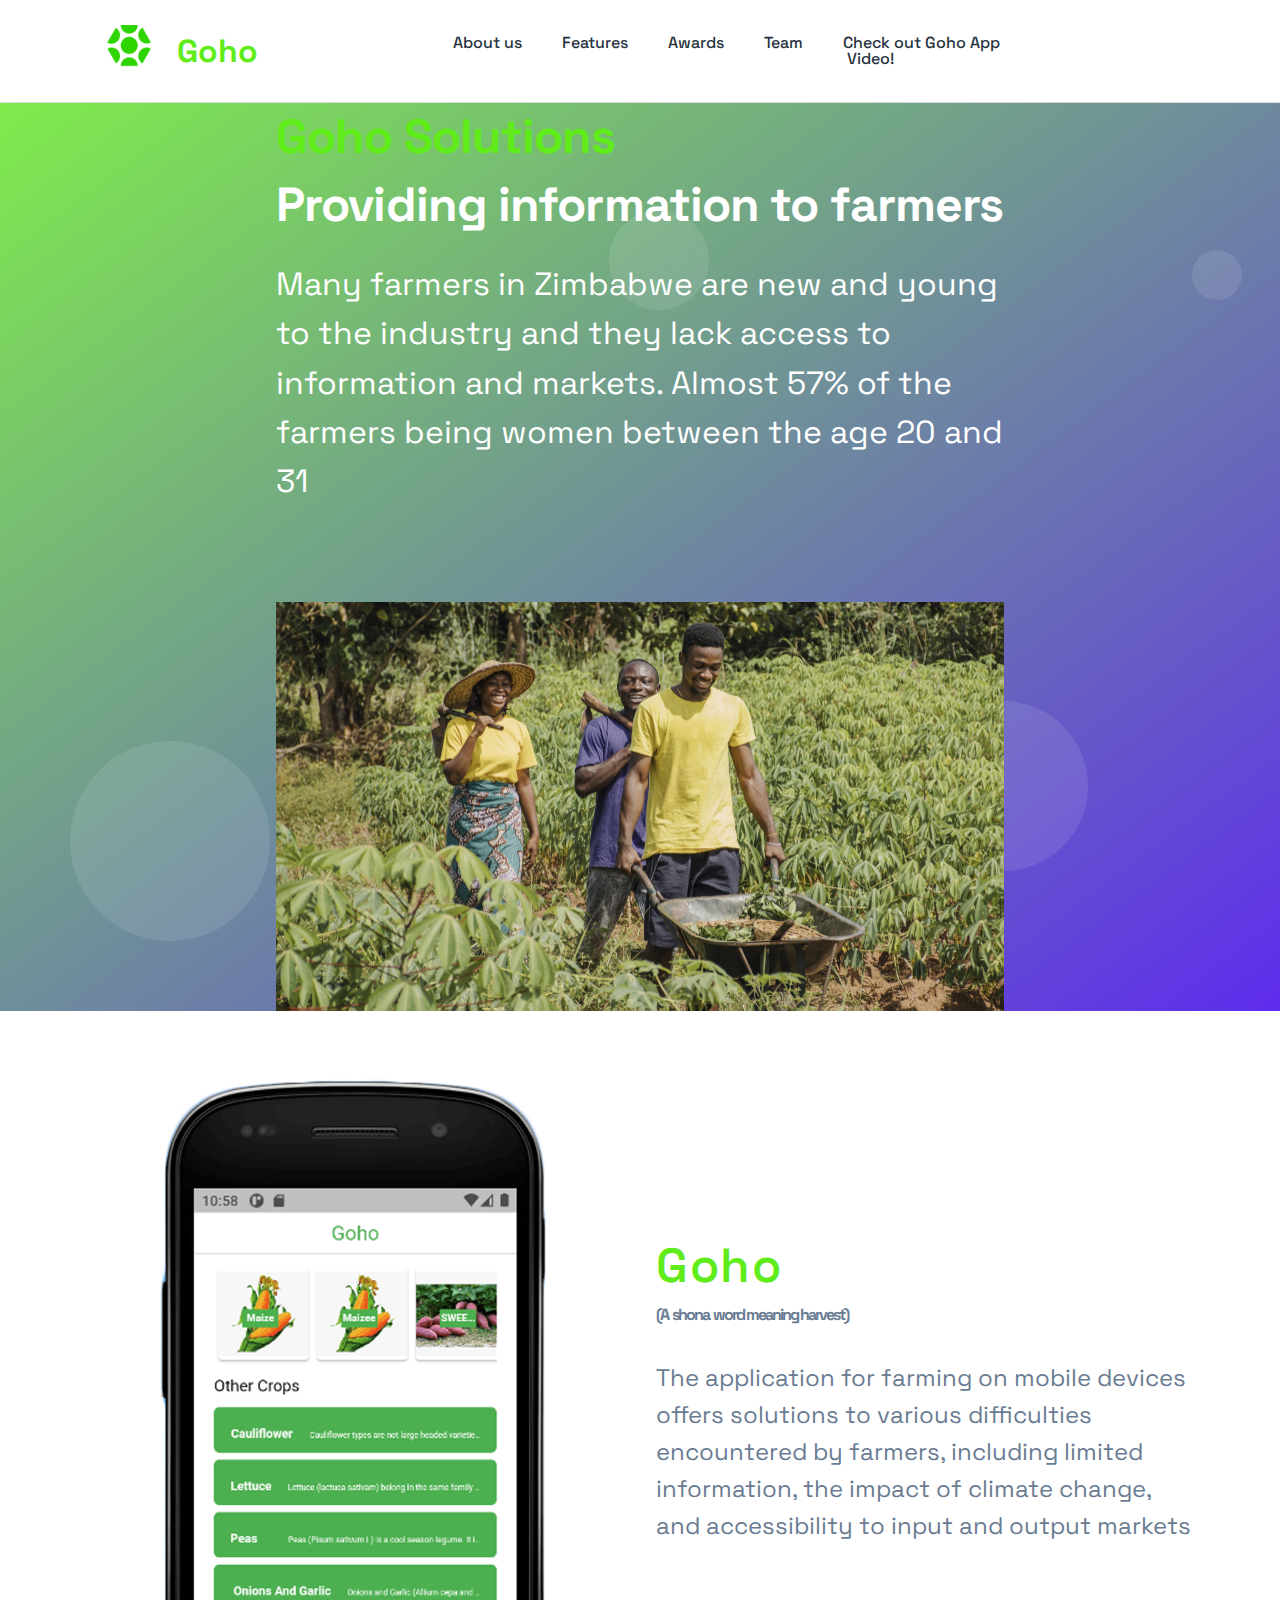
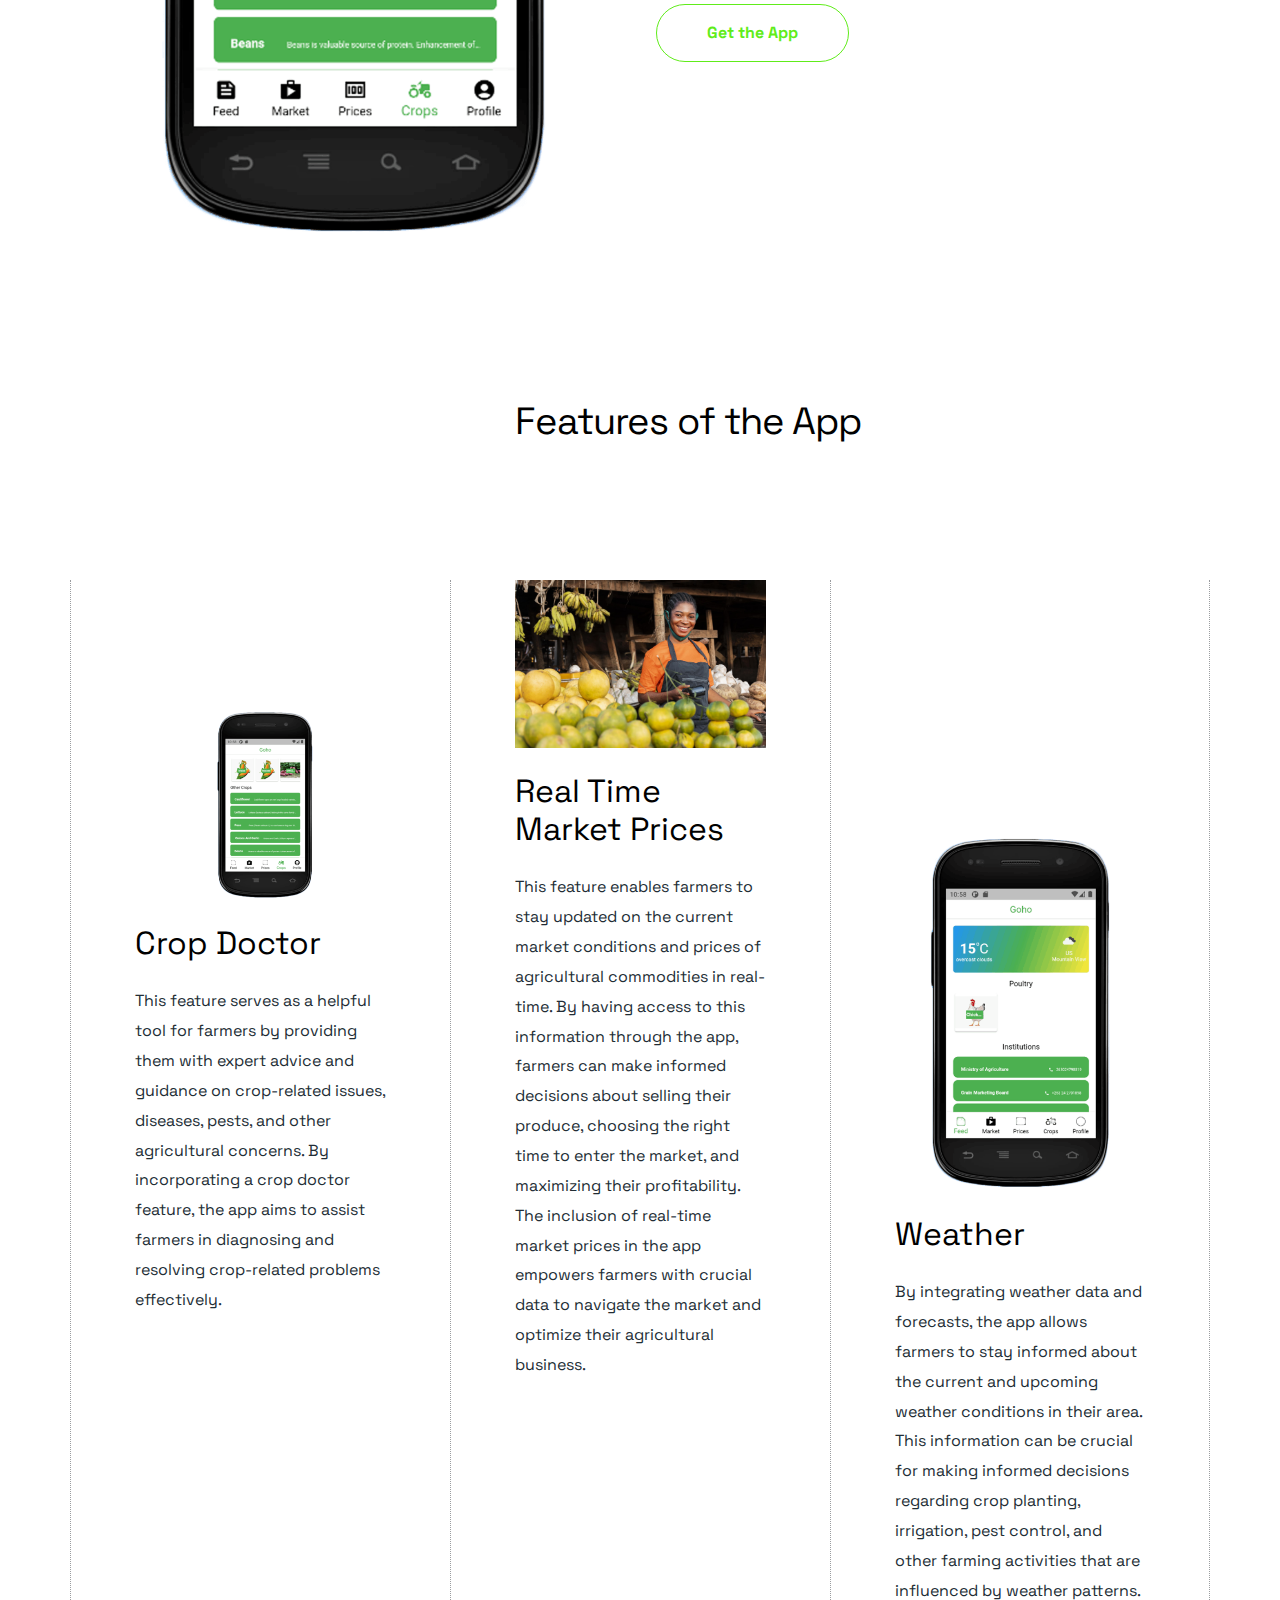
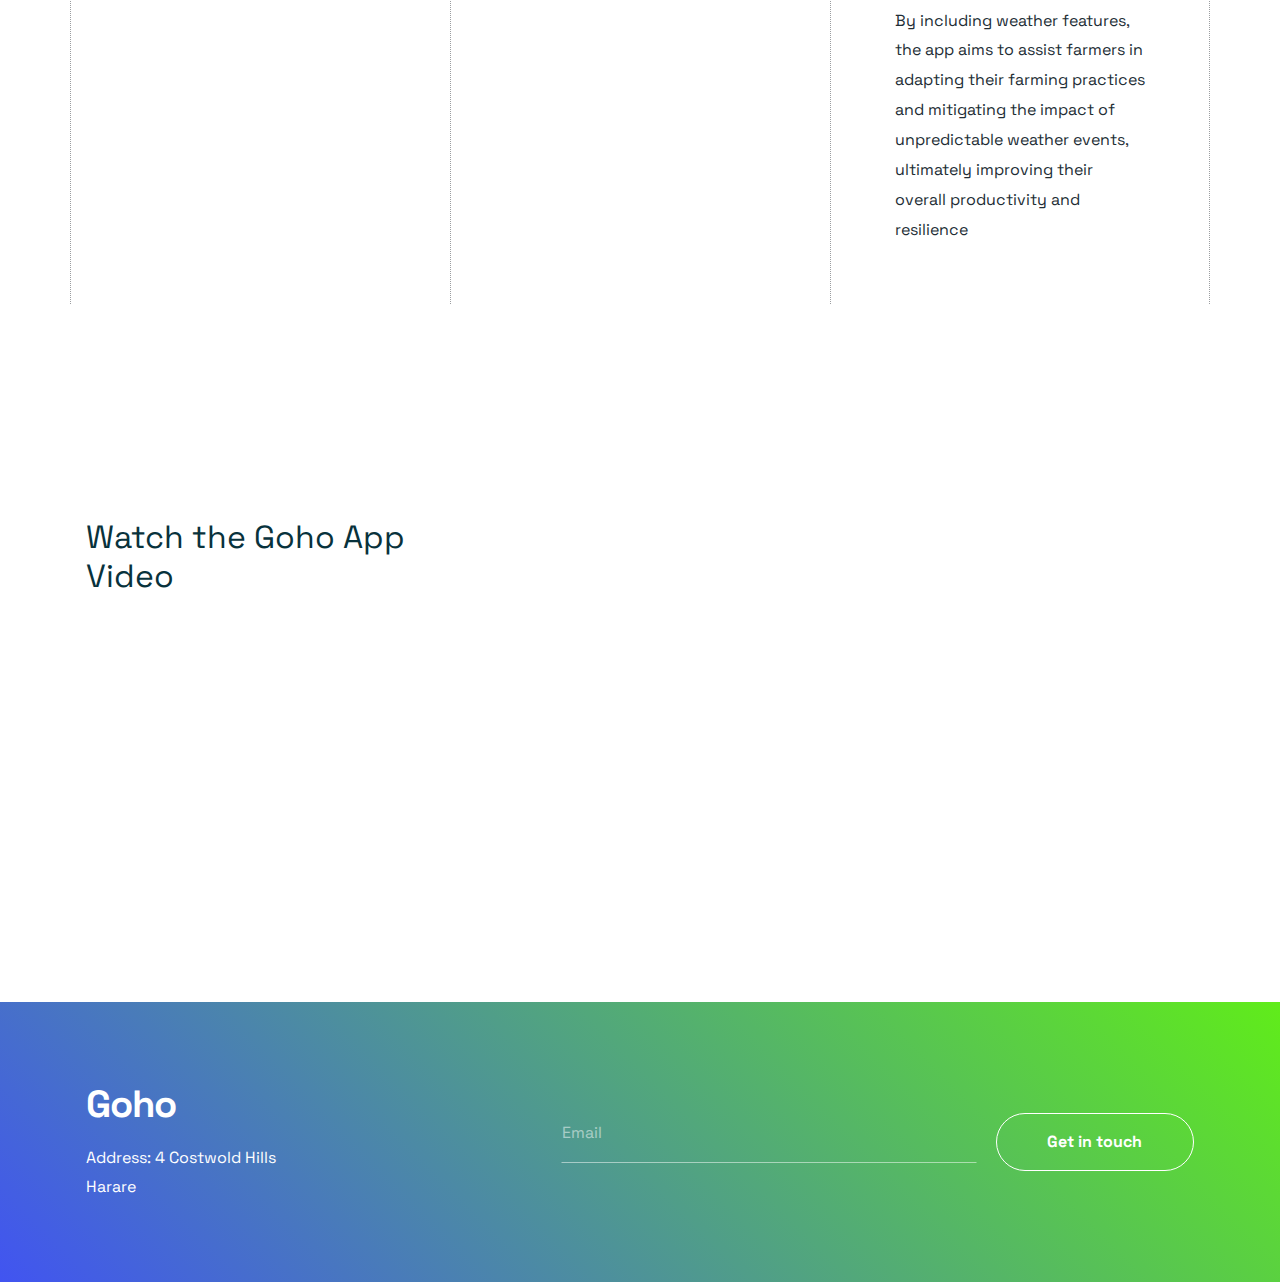
<file: index.html>
<!DOCTYPE html>
<html  >
<head>
  <!-- Site made with Mobirise Website Builder v5.8.0, https://mobirise.com -->
  <meta charset="UTF-8">
  <meta http-equiv="X-UA-Compatible" content="IE=edge">
  <meta name="generator" content="Mobirise v5.8.0, mobirise.com">
  <meta name="viewport" content="width=device-width, initial-scale=1, minimum-scale=1">
  <link rel="shortcut icon" href="assets/images/goho-logo-96x96.png" type="image/x-icon">
  <meta name="description" content="">
  
  
  <title>Home</title>
  <link rel="stylesheet" href="assets/web/assets/mobirise-icons2/mobirise2.css">
  <link rel="stylesheet" href="assets/tether/tether.min.css">
  <link rel="stylesheet" href="assets/bootstrap/css/bootstrap.min.css">
  <link rel="stylesheet" href="assets/bootstrap/css/bootstrap-grid.min.css">
  <link rel="stylesheet" href="assets/bootstrap/css/bootstrap-reboot.min.css">
  <link rel="stylesheet" href="assets/dropdown/css/style.css">
  <link rel="stylesheet" href="assets/socicon/css/styles.css">
  <link rel="stylesheet" href="assets/theme/css/style.css">
  <link rel="preload" href="https://fonts.googleapis.com/css?family=Space+Grotesk:300,400,500,600,700&display=swap" as="style" onload="this.onload=null;this.rel='stylesheet'">
  <noscript><link rel="stylesheet" href="https://fonts.googleapis.com/css?family=Space+Grotesk:300,400,500,600,700&display=swap"></noscript>
  <link rel="preload" as="style" href="assets/mobirise/css/mbr-additional.css"><link rel="stylesheet" href="assets/mobirise/css/mbr-additional.css" type="text/css">

  
  
  
</head>
<body>
  
  <section class="menu firmm4_menu1 cid-sjZaki2L0b" once="menu" id="menu1-5">
    
    <nav class="navbar navbar-dropdown navbar-fixed-top navbar-expand-lg">
        <div class="container">
            <div class="navbar-brand">
                <span class="navbar-logo">
                    <a href="https://mobiri.se">
                        <img src="assets/images/goho-logo-96x96.png" alt="Mobirise" style="height: 4.9rem;">
                    </a>
                </span>
                <span class="navbar-caption-wrap"><a class="navbar-caption text-primary display-5" href="https://mobiri.se">Goho</a></span>
            </div>
            <button class="navbar-toggler" type="button" data-toggle="collapse" data-target="#navbarSupportedContent" aria-controls="navbarNavAltMarkup" aria-expanded="false" aria-label="Toggle navigation">
                <div class="hamburger">
                    <span></span>
                    <span></span>
                    <span></span>
                    <span></span>
                </div>
            </button>
            <div class="collapse navbar-collapse" id="navbarSupportedContent">
                <ul class="navbar-nav nav-dropdown nav-right" data-app-modern-menu="true"><li class="nav-item"><a class="nav-link link text-secondary text-primary display-4" href="index.html#header3-b">About us</a></li>
                    <li class="nav-item"><a class="nav-link link text-secondary text-primary display-4" href="index.html#features3-4">Features</a></li>
                    <li class="nav-item"><a class="nav-link link text-secondary text-primary display-4" href="page2.html">Awards</a></li>
                    <li class="nav-item"><a class="nav-link link text-secondary text-primary display-4" href="page1.html">Team</a>
                    </li><li class="nav-item"><a class="nav-link link text-secondary text-primary display-4" href="index.html#video1-d">Check out Goho App <br>&nbsp;Video!</a></li></ul>
            </div>
            
            
        </div>
    </nav>
</section>

<section class="header3 firmm4_header3 cid-tG0EWSMrFi" id="header3-b">

    

    
    
    <div class="animation">
        <div class="circle1"></div>
        <div class="circle2"></div>
        <div class="circle3"></div>
        <div class="circle4"></div>
    </div>
    <div class="container">
        <div class="row justify-content-center">
            <div class="title__block text-white text-center col-lg-8 col-md-8 col-12">
                <h3 class="mbr-section-subtitle mbr-light mbr-fonts-style display-1"><strong>Goho Solutions</strong></h3>
                <h1 class="mbr-section-title mbr-fonts-style display-1"><strong>Providing information to farmers</strong></h1>
                <p class="mbr-text mbr-fonts-style display-5">Many farmers in Zimbabwe are new and young to the industry and they lack access to information and markets. Almost 57% of the farmers being women between the age 20 and 31</p>
                
            </div>
            <div class="image__block col-lg-8 col-md-8 col-12">
                <img src="assets/images/young-1456x819.jpg" alt="" title="">
            </div>
        </div>
    </div>
</section>

<section class="header2 firmm4_header2 cid-tFJ7H1Gt41" id="header2-1">

    

    

    <div class="container">
        <div class="row justify-content-center align-items-center flex-row-reverse">
            <div class="col-lg-6 col-md-6 col-12 head_block">
                <h3 class="mbr-section-subtitle mbr-fonts-style display-1">Goho</h3>
                <h1 class="mbr-section-title mbr-fonts-style display-4"><strong>(A&nbsp; shona&nbsp; word meaning harvest)</strong><br></h1>
                <p class="mbr-text mbr-fonts-style display-7">The application for farming on mobile devices offers solutions to various difficulties encountered by farmers, including limited information, the impact of climate change, and accessibility to input and output markets</p>
                <div class="buttons_wrap">
                    <div class="btn_group">
                        <div class="mbr-section-btn"><a class="btn btn-md btn-primary-outline display-4" href="https://play.google.com/store/apps/details?id=zw.co.gohoapp&hl=en&gl=US" target="_blank">Get the App</a></div>
                      
                    </div>
                </div>
            </div>
            <div class="col-lg-6 col-md-7 col-12 image_img">
                <img src="assets/images/goho-44-1076x1527.png" alt="">
            </div>
        </div>
    </div>
</section>

<section data-bs-version="5.1" class="features3 cid-tFJlpBhLMd" id="features3-4">
    

    
    
    <div class="container">
        <div class="main_header">
            <div class="row justify-content-center">
                <div class="col-12 col-md-12 col-lg-5">
                    
                    <h3 class="mbr-section-title mbr-fonts-style ls-1 display-2">Features of the App</h3>
                </div>
                
                
            </div>
        </div>
        
        <div class="row">
            
            
        
           
       <div class="card_item сol-12 col-lg-4 col-md-4">
                <div class="item-wrapper">
                    <div class="card-box">
                        <div class="item-img">
                            <img src="assets/images/goho2-1001x765.png" alt="" title="">
                            <span class="card-descr ls-2 mbr-fonts-style display-4"></span>
                        </div>
                        <h4 class="card-title ls-1 mbr-fonts-style display-5">Crop Doctor</h4>
                        <p class="card-text mbr-fonts-style display-4">This feature serves as a helpful tool for farmers by providing them with expert advice and guidance on crop-related issues, diseases, pests, and other agricultural concerns. By incorporating a crop doctor feature, the app aims to assist farmers in diagnosing and resolving crop-related problems effectively.</p>
                        
                    </div>
                </div>
           </div><div class="card_item сol-12 col-lg-4 col-md-4">
                <div class="item-wrapper">
                    <div class="card-box">
                        <div class="item-img">
                            <img src="assets/images/front-view-woman-with-face-mask-market-1456x971.jpg" alt="" title="">
                            <span class="card-descr ls-2 mbr-fonts-style display-4"></span>
                        </div>
                        <h4 class="card-title ls-1 mbr-fonts-style display-5">Real Time Market Prices</h4>
                        <p class="card-text mbr-fonts-style display-4">This feature enables farmers to stay updated on the current market conditions and prices of agricultural commodities in real-time. By having access to this information through the app, farmers can make informed decisions about selling their produce, choosing the right time to enter the market, and maximizing their profitability. The inclusion of real-time market prices in the app empowers farmers with crucial data to navigate the market and optimize their agricultural business.</p>
                        
                    </div>
                </div>
           </div><div class="card_item сol-12 col-lg-4 col-md-4">
                <div class="item-wrapper">
                    <div class="card-box">
                        <div class="item-img">
                            <img src="assets/images/goho-3-920x1305.png" alt="" title="">
                            <span class="card-descr ls-2 mbr-fonts-style display-4"></span>
                        </div>
                        <h4 class="card-title ls-1 mbr-fonts-style display-5">Weather</h4>
                        <p class="card-text mbr-fonts-style display-4">By integrating weather data and forecasts, the app allows farmers to stay informed about the current and upcoming weather conditions in their area. This information can be crucial for making informed decisions regarding crop planting, irrigation, pest control, and other farming activities that are influenced by weather patterns. By including weather features, the app aims to assist farmers in adapting their farming practices and mitigating the impact of unpredictable weather events, ultimately improving their overall productivity and resilience</p>
                        
                    </div>
                </div>
           </div></div>
    </div>
</section>

<section class="video1 elevatem5 cid-tG0S6uTc0V" id="video1-d">

    

    
    

    <div class="container">
        <div class="row">
            <div class="col-12">
                <div class="title-wrapper">
                    <div class="mbr-section-title">
                        
                    </div>
                </div>
            </div>
            <div class="col-12 col-lg-6">
                <div class="text-wrapper">
                    <p class="mbr-desc mbr-fonts-style display-5">Watch the&nbsp;Goho App<br>Video&nbsp;</p>
                    <p class="mbr-text mbr-fonts-style display-7"></p>
                    
                </div>
            </div>
            <div class="col-12 col-lg-6">
                <div class="video-block">
                    <div class="video-wrapper"><iframe class="mbr-embedded-video" src="https://www.youtube.com/embed/MxUYI6HeVnw?rel=0&amp;amp;&amp;showinfo=0&amp;autoplay=0&amp;loop=0" width="800" height="600" frameborder="0" allowfullscreen></iframe></div>
                </div>
            </div>
        </div>
    </div>
</section>

<section class="firmm4_form1 cid-tGf1poBN7q" id="form1-z">

    

    
    
    <div class="container">
        <div class="row justify-content-center">
             <div class="col-12 col-lg-5 col-sm-7 text-white">
                <h4 class="mbr-section-title mbr-fonts-style display-2">
                    <strong>Goho</strong></h4>
                <p class="mbr-text mbr-fonts-style mb-0 display-4">Address: 4 Costwold Hills<br>Harare</p>
            </div>
            <div class="col-lg-7 col-sm-5 mbr-form" data-form-type="formoid">
                <form action="https://mobirise.eu/" method="POST" class="mbr-form form-with-styler" data-form-title="Form Name"><input type="hidden" name="email" data-form-email="true" value="kGWxcKTrD0ipBsAWKlwHGD/JdyJshtI6ToSKMUZu7fBnN3/x4mPgh5ZQsCZ1h1Sse37gWbC31uEMzCvtHNv0+HwagR3dKqrJAMxVJBoBivbr3AJQDMiNP5OfqEUk1PgD.h3oFg+6CqUyVL09eMPfh0zhTiuxD53ePRpIbVGF0wPgaek3bo6cduEIwJ5rWDiNAAB4rT/ihuxf4uZJ6BnAHF4bF+23JlsmvW99NVaJsWKsCI82D7WiNIKDRRwhZM8I8">
                    <div class="">
                        <div hidden="hidden" data-form-alert="" class="alert alert-success col-12">Thanks for filling
                            out the form!</div>
                        <div hidden="hidden" data-form-alert-danger="" class="alert alert-danger col-12">Oops...! some
                            problem!</div>
                    </div>
                    <div class="dragArea row">
                        <div class="col-md-12 col-lg-8 col-12 form-group" data-for="email">
                            <input type="email" name="email" placeholder="Email" data-form-field="Email" class="form-control" id="email-form1-z">
                        </div>
                        <div class="mbr-section-btn col-12 col-md-12 col-lg-4"><button type="submit" class="btn btn-md btn-white-outline display-4">Get in touch</button></div>
                    </div>
                </form>
            </div>
        </div>
    </div>
</section>


<script src="assets/web/assets/jquery/jquery.min.js"></script>
  <script src="assets/popper/popper.min.js"></script>
  <script src="assets/tether/tether.min.js"></script>
  <script src="assets/bootstrap/js/bootstrap.min.js"></script>
  <script src="assets/smoothscroll/smooth-scroll.js"></script>
  <script src="assets/playervimeo/vimeo_player.js"></script>
  <script src="assets/dropdown/js/nav-dropdown.js"></script>
  <script src="assets/dropdown/js/navbar-dropdown.js"></script>
  <script src="assets/touchswipe/jquery.touch-swipe.min.js"></script>
  <script src="assets/theme/js/script.js"></script>
  <script src="assets/formoid/formoid.min.js"></script>
  
  
  
</body>
</html>
</file>
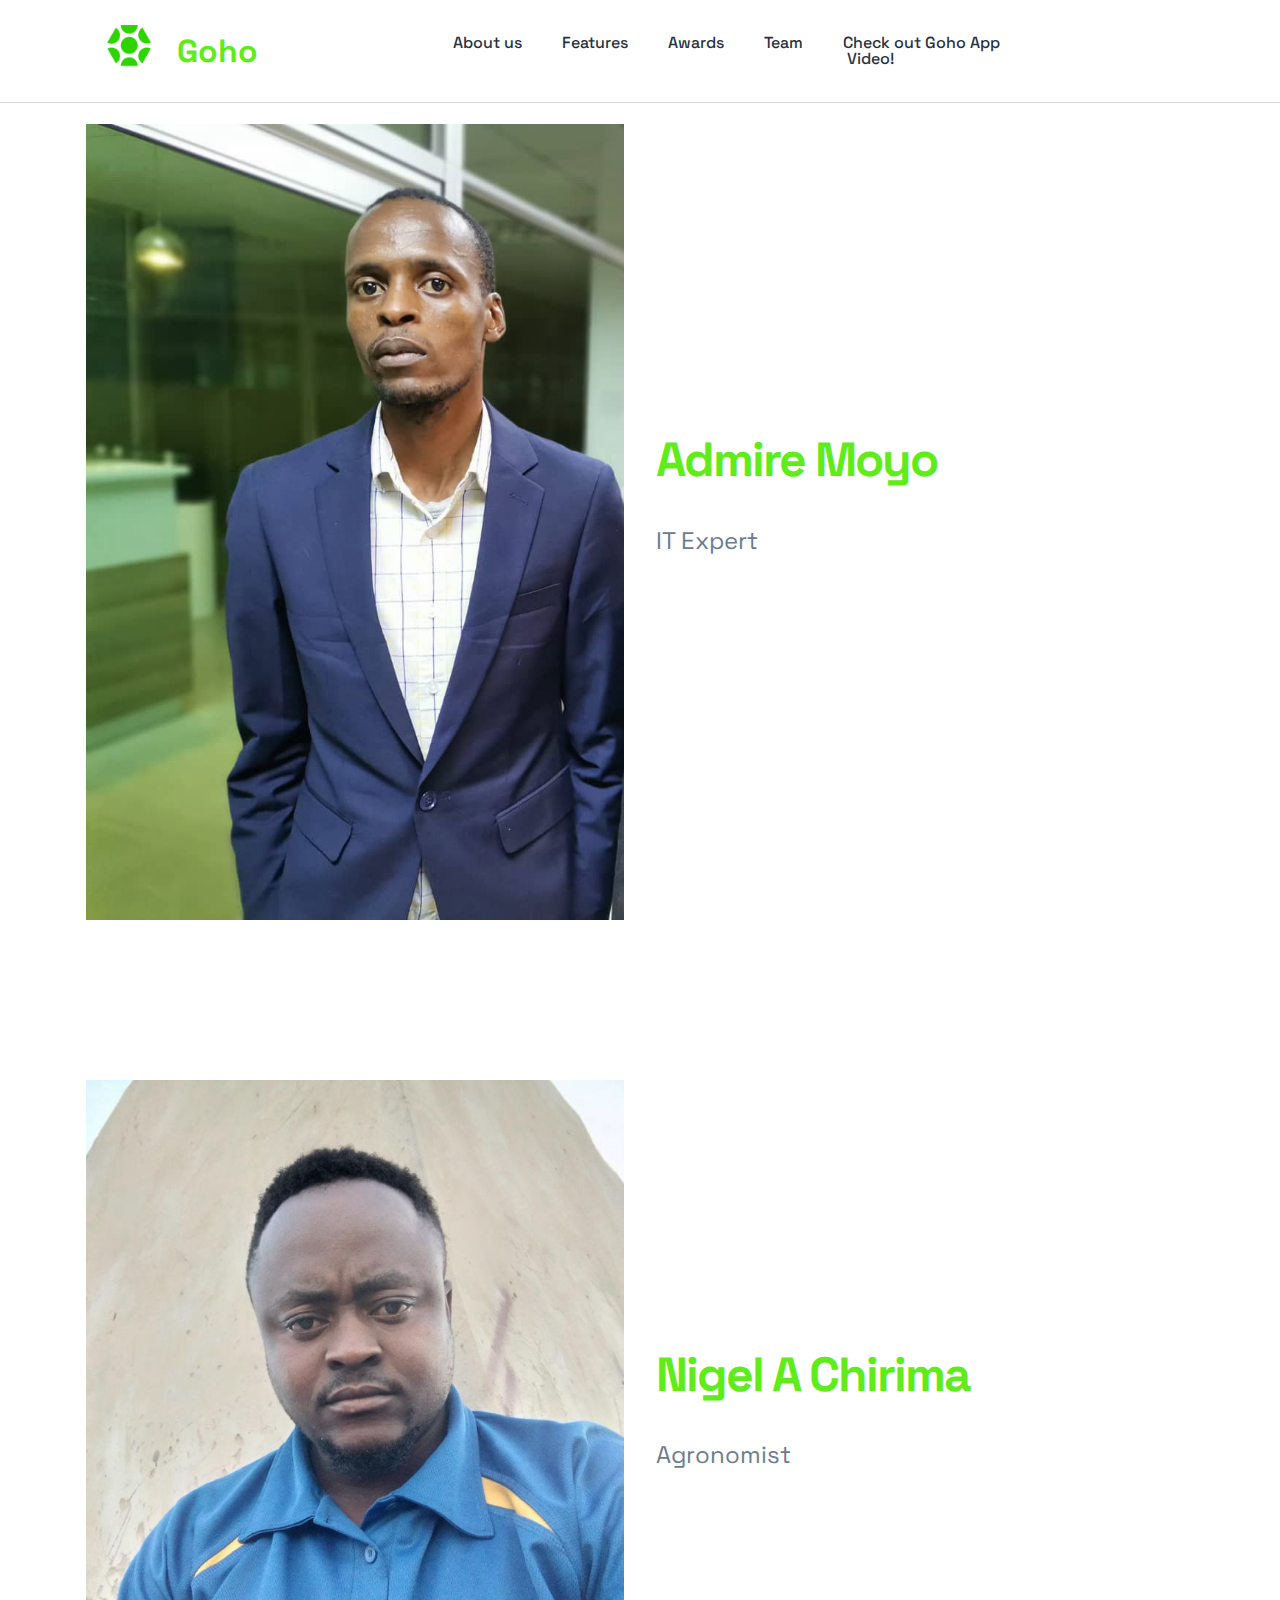
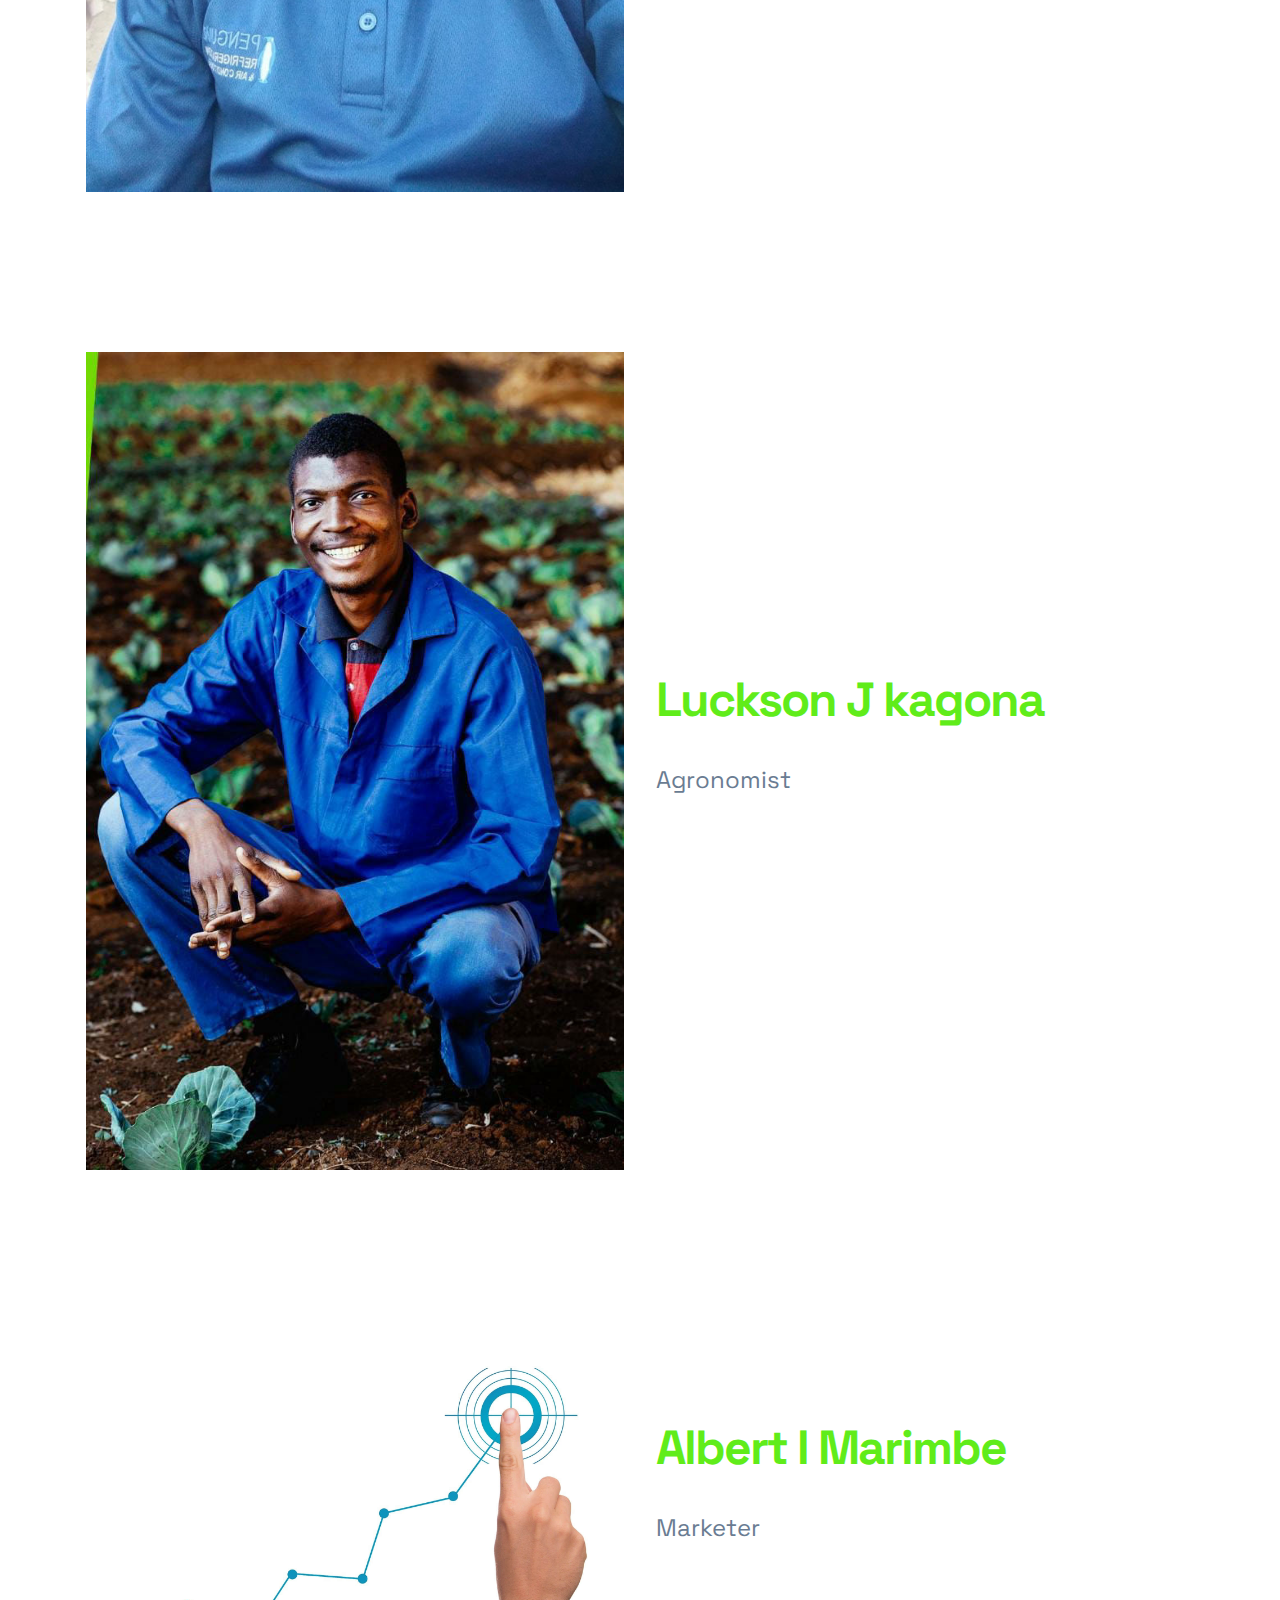
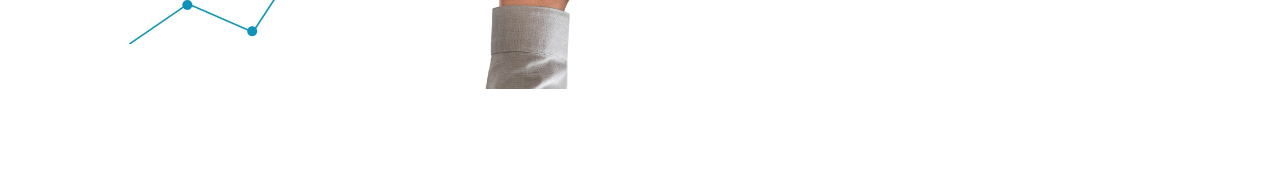
<file: page1.html>
<!DOCTYPE html>
<html  >
<head>
  <!-- Site made with Mobirise Website Builder v5.8.0, https://mobirise.com -->
  <meta charset="UTF-8">
  <meta http-equiv="X-UA-Compatible" content="IE=edge">
  <meta name="generator" content="Mobirise v5.8.0, mobirise.com">
  <meta name="viewport" content="width=device-width, initial-scale=1, minimum-scale=1">
  <link rel="shortcut icon" href="assets/images/goho-logo-96x96.png" type="image/x-icon">
  <meta name="description" content="">
  
  
  <title>Team</title>
  <link rel="stylesheet" href="assets/web/assets/mobirise-icons2/mobirise2.css">
  <link rel="stylesheet" href="assets/tether/tether.min.css">
  <link rel="stylesheet" href="assets/bootstrap/css/bootstrap.min.css">
  <link rel="stylesheet" href="assets/bootstrap/css/bootstrap-grid.min.css">
  <link rel="stylesheet" href="assets/bootstrap/css/bootstrap-reboot.min.css">
  <link rel="stylesheet" href="assets/dropdown/css/style.css">
  <link rel="stylesheet" href="assets/socicon/css/styles.css">
  <link rel="stylesheet" href="assets/theme/css/style.css">
  <link rel="preload" href="https://fonts.googleapis.com/css?family=Space+Grotesk:300,400,500,600,700&display=swap" as="style" onload="this.onload=null;this.rel='stylesheet'">
  <noscript><link rel="stylesheet" href="https://fonts.googleapis.com/css?family=Space+Grotesk:300,400,500,600,700&display=swap"></noscript>
  <link rel="preload" as="style" href="assets/mobirise/css/mbr-additional.css"><link rel="stylesheet" href="assets/mobirise/css/mbr-additional.css" type="text/css">

  
  
  
</head>
<body>
  
  <section class="menu firmm4_menu1 cid-tGeTjdVB2M" once="menu" id="menu1-i">
    
    <nav class="navbar navbar-dropdown navbar-fixed-top navbar-expand-lg">
        <div class="container">
            <div class="navbar-brand">
                <span class="navbar-logo">
                    <a href="https://mobiri.se">
                        <img src="assets/images/goho-logo-96x96.png" alt="Mobirise" style="height: 4.9rem;">
                    </a>
                </span>
                <span class="navbar-caption-wrap"><a class="navbar-caption text-primary display-5" href="https://mobiri.se">Goho</a></span>
            </div>
            <button class="navbar-toggler" type="button" data-toggle="collapse" data-target="#navbarSupportedContent" aria-controls="navbarNavAltMarkup" aria-expanded="false" aria-label="Toggle navigation">
                <div class="hamburger">
                    <span></span>
                    <span></span>
                    <span></span>
                    <span></span>
                </div>
            </button>
            <div class="collapse navbar-collapse" id="navbarSupportedContent">
                <ul class="navbar-nav nav-dropdown nav-right" data-app-modern-menu="true"><li class="nav-item"><a class="nav-link link text-secondary text-primary display-4" href="index.html#header3-b">About us</a></li>
                    <li class="nav-item"><a class="nav-link link text-secondary text-primary display-4" href="index.html#features3-4">Features</a></li>
                    <li class="nav-item"><a class="nav-link link text-secondary text-primary display-4" href="page2.html">Awards</a></li>
                    <li class="nav-item"><a class="nav-link link text-secondary text-primary display-4" href="page1.html">Team</a>
                    </li><li class="nav-item"><a class="nav-link link text-secondary text-primary display-4" href="index.html#video1-d">Check out Goho App <br>&nbsp;Video!</a></li></ul>
            </div>
            
            
        </div>
    </nav>
</section>

<section class="header2 firmm4_header2 cid-tGeTjaMfnD" id="header2-f">

    

    

    <div class="container">
        <div class="row justify-content-center align-items-center flex-row-reverse">
            <div class="col-lg-6 col-md-6 col-12 head_block">
                
                <h1 class="mbr-section-title mbr-fonts-style display-1"><strong>Admire Moyo&nbsp;</strong></h1>
                <p class="mbr-text mbr-fonts-style display-7">IT Expert</p>
                
            </div>
            <div class="col-lg-6 col-md-7 col-12 image_img">
                <img src="assets/images/img-20221014-wa0011-730x1080.jpg" alt="">
            </div>
        </div>
    </div>
</section>

<section class="header2 firmm4_header2 cid-tGeUENf5Bn" id="header2-p">

    

    

    <div class="container">
        <div class="row justify-content-center align-items-center flex-row-reverse">
            <div class="col-lg-6 col-md-6 col-12 head_block">
                
                <h1 class="mbr-section-title mbr-fonts-style display-1"><strong>Nigel A Chirima&nbsp;</strong></h1>
                <p class="mbr-text mbr-fonts-style display-7">Agronomist</p>
                
            </div>
            <div class="col-lg-6 col-md-7 col-12 image_img">
                <img src="assets/images/nigel-700x927.jpg" alt="">
            </div>
        </div>
    </div>
</section>

<section class="header2 firmm4_header2 cid-tGeUFEAhZ9" id="header2-q">

    

    

    <div class="container">
        <div class="row justify-content-center align-items-center flex-row-reverse">
            <div class="col-lg-6 col-md-6 col-12 head_block">
                
                <h1 class="mbr-section-title mbr-fonts-style display-1"><strong>Luckson J kagona&nbsp;</strong></h1>
                <p class="mbr-text mbr-fonts-style display-7">Agronomist</p>
                
            </div>
            <div class="col-lg-6 col-md-7 col-12 image_img">
                <img src="assets/images/jack-658x1000.jpg" alt="">
            </div>
        </div>
    </div>
</section>

<section class="header2 firmm4_header2 cid-tGeUGvjw8J" id="header2-r">

    

    

    <div class="container">
        <div class="row justify-content-center align-items-center flex-row-reverse">
            <div class="col-lg-6 col-md-6 col-12 head_block">
                
                <h1 class="mbr-section-title mbr-fonts-style display-1"><strong>Albert I Marimbe&nbsp;</strong></h1>
                <p class="mbr-text mbr-fonts-style display-7">Marketer</p>
                
            </div>
            <div class="col-lg-6 col-md-7 col-12 image_img">
                <img src="assets/images/pm2.jpg" alt="">
            </div>
        </div>
    </div>
</section>


<script src="assets/web/assets/jquery/jquery.min.js"></script>
  <script src="assets/popper/popper.min.js"></script>
  <script src="assets/tether/tether.min.js"></script>
  <script src="assets/bootstrap/js/bootstrap.min.js"></script>
  <script src="assets/smoothscroll/smooth-scroll.js"></script>
  <script src="assets/playervimeo/vimeo_player.js"></script>
  <script src="assets/dropdown/js/nav-dropdown.js"></script>
  <script src="assets/dropdown/js/navbar-dropdown.js"></script>
  <script src="assets/touchswipe/jquery.touch-swipe.min.js"></script>
  <script src="assets/theme/js/script.js"></script>
  
  
  
</body>
</html>
</file>
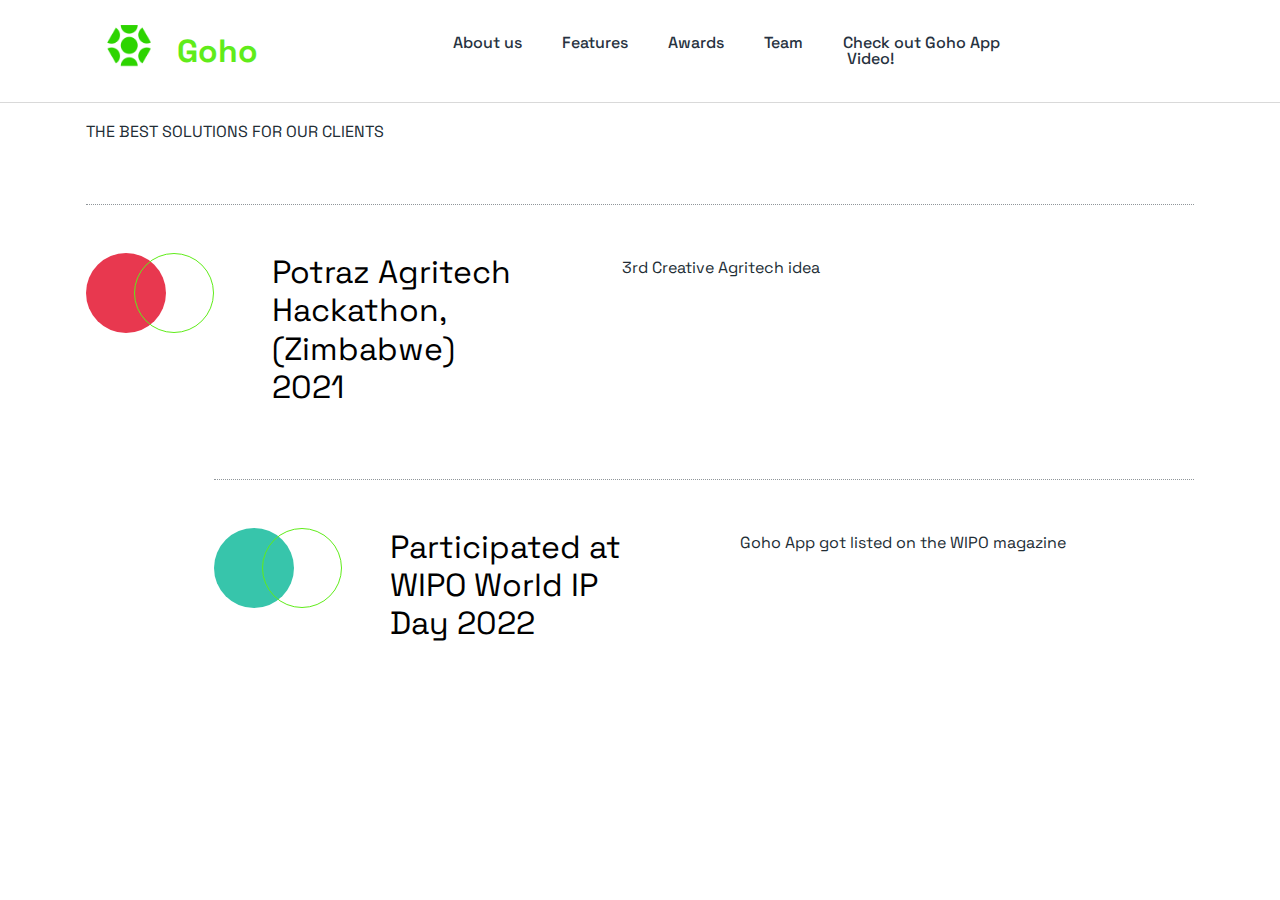
<file: page2.html>
<!DOCTYPE html>
<html  >
<head>
  <!-- Site made with Mobirise Website Builder v5.8.0, https://mobirise.com -->
  <meta charset="UTF-8">
  <meta http-equiv="X-UA-Compatible" content="IE=edge">
  <meta name="generator" content="Mobirise v5.8.0, mobirise.com">
  <meta name="viewport" content="width=device-width, initial-scale=1, minimum-scale=1">
  <link rel="shortcut icon" href="assets/images/goho-logo-96x96.png" type="image/x-icon">
  <meta name="description" content="">
  
  
  <title>Awards</title>
  <link rel="stylesheet" href="assets/web/assets/mobirise-icons2/mobirise2.css">
  <link rel="stylesheet" href="assets/tether/tether.min.css">
  <link rel="stylesheet" href="assets/bootstrap/css/bootstrap.min.css">
  <link rel="stylesheet" href="assets/bootstrap/css/bootstrap-grid.min.css">
  <link rel="stylesheet" href="assets/bootstrap/css/bootstrap-reboot.min.css">
  <link rel="stylesheet" href="assets/dropdown/css/style.css">
  <link rel="stylesheet" href="assets/socicon/css/styles.css">
  <link rel="stylesheet" href="assets/theme/css/style.css">
  <link rel="preload" href="https://fonts.googleapis.com/css?family=Space+Grotesk:300,400,500,600,700&display=swap" as="style" onload="this.onload=null;this.rel='stylesheet'">
  <noscript><link rel="stylesheet" href="https://fonts.googleapis.com/css?family=Space+Grotesk:300,400,500,600,700&display=swap"></noscript>
  <link rel="preload" as="style" href="assets/mobirise/css/mbr-additional.css"><link rel="stylesheet" href="assets/mobirise/css/mbr-additional.css" type="text/css">

  
  
  
</head>
<body>
  
  <section class="menu firmm4_menu1 cid-tGeYnC3Gsn" once="menu" id="menu1-u">
    
    <nav class="navbar navbar-dropdown navbar-fixed-top navbar-expand-lg">
        <div class="container">
            <div class="navbar-brand">
                <span class="navbar-logo">
                    <a href="https://mobiri.se">
                        <img src="assets/images/goho-logo-96x96.png" alt="Mobirise" style="height: 4.9rem;">
                    </a>
                </span>
                <span class="navbar-caption-wrap"><a class="navbar-caption text-primary display-5" href="https://mobiri.se">Goho</a></span>
            </div>
            <button class="navbar-toggler" type="button" data-toggle="collapse" data-target="#navbarSupportedContent" aria-controls="navbarNavAltMarkup" aria-expanded="false" aria-label="Toggle navigation">
                <div class="hamburger">
                    <span></span>
                    <span></span>
                    <span></span>
                    <span></span>
                </div>
            </button>
            <div class="collapse navbar-collapse" id="navbarSupportedContent">
                <ul class="navbar-nav nav-dropdown nav-right" data-app-modern-menu="true"><li class="nav-item"><a class="nav-link link text-secondary text-primary display-4" href="index.html#header3-b">About us</a></li>
                    <li class="nav-item"><a class="nav-link link text-secondary text-primary display-4" href="index.html#features3-4">Features</a></li>
                    <li class="nav-item"><a class="nav-link link text-secondary text-primary display-4" href="page2.html">Awards</a></li>
                    <li class="nav-item"><a class="nav-link link text-secondary text-primary display-4" href="page1.html">Team</a>
                    </li><li class="nav-item"><a class="nav-link link text-secondary text-primary display-4" href="index.html#video1-d">Check out Goho App <br>&nbsp;Video!</a></li></ul>
            </div>
            
            
        </div>
    </nav>
</section>

<section data-bs-version="5.1" class="features4 cid-tGeYCZwAeE" id="features4-y">
    

    
    
    <div class="container">
        <div class="main_header">
            <div class="row">
                <div class="col-12 col-md-12 col-lg-12">
                    <h4 class="mbr-section-subtitle mbr-fonts-style ls-1 display-4">THE BEST SOLUTIONS FOR OUR CLIENTS</h4>
                    
                    
                </div>
            </div>
        </div>
        
        <div class="row justify-content-center">
            
            
        
           
       <div class="card col-12 col-md-12 col-lg-12">
                <div class="card-wrapper">
                    <div class="card-box">
                        <div class="circle_animation">
                            <div class="circle_fill circle"></div>
                            <div class="circle_null circle"></div>
                        </div>
                        <div class="content_box">
                            <div class="content_title">
                                <h4 class="card-title ls-1 mb-0 mbr-fonts-style display-5">Potraz Agritech Hackathon,                                                                 (Zimbabwe) 2021</h4>
                            </div>
                            <div class="content_text">
                                <p class="card-text mbr-fonts-style display-4">3rd Creative Agritech idea</p>
                                
                            </div>
                        </div>
                    </div>
                </div>
           </div><div class="card col-12 col-md-12 col-lg-12">
                <div class="card-wrapper">
                    <div class="card-box">
                        <div class="circle_animation">
                            <div class="circle_fill circle"></div>
                            <div class="circle_null circle"></div>
                        </div>
                        <div class="content_box">
                            <div class="content_title">
                                <h4 class="card-title ls-1 mb-0 mbr-fonts-style display-5">Participated at WIPO World IP Day 2022</h4>
                            </div>
                            <div class="content_text">
                                <p class="card-text mbr-fonts-style display-4">Goho App got listed on the WIPO magazine</p>
                                
                            </div>
                        </div>
                    </div>
                </div>
           </div></div>
    </div>
</section>


<script src="assets/web/assets/jquery/jquery.min.js"></script>
  <script src="assets/popper/popper.min.js"></script>
  <script src="assets/tether/tether.min.js"></script>
  <script src="assets/bootstrap/js/bootstrap.min.js"></script>
  <script src="assets/smoothscroll/smooth-scroll.js"></script>
  <script src="assets/dropdown/js/nav-dropdown.js"></script>
  <script src="assets/dropdown/js/navbar-dropdown.js"></script>
  <script src="assets/touchswipe/jquery.touch-swipe.min.js"></script>
  <script src="assets/theme/js/script.js"></script>
  
  
  
</body>
</html>
</file>
<file: assets/web/assets/mobirise-icons2/mobirise2.css>
@font-face {
  font-family: 'Moririse2';
  font-display: swap;
  src:  url('mobirise2.eot?f2bix4');
  src:  url('mobirise2.eot?f2bix4#iefix') format('embedded-opentype'),
    url('mobirise2.ttf?f2bix4') format('truetype'),
    url('mobirise2.woff?f2bix4') format('woff'),
    url('mobirise2.svg?f2bix4#mobirise2') format('svg');
  font-weight: normal;
  font-style: normal;
}

[class^="mobi-"], [class*=" mobi-"] {
  /* use !important to prevent issues with browser extensions that change fonts */
  font-family: 'Moririse2' !important;
  speak: none;
  font-style: normal;
  font-weight: normal;
  font-variant: normal;
  text-transform: none;
  line-height: 1;

  /* Better Font Rendering =========== */
  -webkit-font-smoothing: antialiased;
  -moz-osx-font-smoothing: grayscale;
}

.mobi-mbri-add-submenu:before {
  content: "\e900";
}
.mobi-mbri-alert:before {
  content: "\e901";
}
.mobi-mbri-align-center:before {
  content: "\e902";
}
.mobi-mbri-align-justify:before {
  content: "\e903";
}
.mobi-mbri-align-left:before {
  content: "\e904";
}
.mobi-mbri-align-right:before {
  content: "\e905";
}
.mobi-mbri-android:before {
  content: "\e906";
}
.mobi-mbri-apple:before {
  content: "\e907";
}
.mobi-mbri-arrow-down:before {
  content: "\e908";
}
.mobi-mbri-arrow-next:before {
  content: "\e909";
}
.mobi-mbri-arrow-prev:before {
  content: "\e90a";
}
.mobi-mbri-arrow-up:before {
  content: "\e90b";
}
.mobi-mbri-bold:before {
  content: "\e90c";
}
.mobi-mbri-bookmark:before {
  content: "\e90d";
}
.mobi-mbri-bootstrap:before {
  content: "\e90e";
}
.mobi-mbri-briefcase:before {
  content: "\e90f";
}
.mobi-mbri-browse:before {
  content: "\e910";
}
.mobi-mbri-bulleted-list:before {
  content: "\e911";
}
.mobi-mbri-calendar:before {
  content: "\e912";
}
.mobi-mbri-camera:before {
  content: "\e913";
}
.mobi-mbri-cart-add:before {
  content: "\e914";
}
.mobi-mbri-cart-full:before {
  content: "\e915";
}
.mobi-mbri-cash:before {
  content: "\e916";
}
.mobi-mbri-change-style:before {
  content: "\e917";
}
.mobi-mbri-chat:before {
  content: "\e918";
}
.mobi-mbri-clock:before {
  content: "\e919";
}
.mobi-mbri-close:before {
  content: "\e91a";
}
.mobi-mbri-cloud:before {
  content: "\e91b";
}
.mobi-mbri-code:before {
  content: "\e91c";
}
.mobi-mbri-contact-form:before {
  content: "\e91d";
}
.mobi-mbri-credit-card:before {
  content: "\e91e";
}
.mobi-mbri-cursor-click:before {
  content: "\e91f";
}
.mobi-mbri-cust-feedback:before {
  content: "\e920";
}
.mobi-mbri-database:before {
  content: "\e921";
}
.mobi-mbri-delivery:before {
  content: "\e922";
}
.mobi-mbri-desktop:before {
  content: "\e923";
}
.mobi-mbri-devices:before {
  content: "\e924";
}
.mobi-mbri-down:before {
  content: "\e925";
}
.mobi-mbri-download-2:before {
  content: "\e926";
}
.mobi-mbri-download:before {
  content: "\e927";
}
.mobi-mbri-drag-n-drop-2:before {
  content: "\e928";
}
.mobi-mbri-drag-n-drop:before {
  content: "\e929";
}
.mobi-mbri-edit-2:before {
  content: "\e92a";
}
.mobi-mbri-edit:before {
  content: "\e92b";
}
.mobi-mbri-error:before {
  content: "\e92c";
}
.mobi-mbri-extension:before {
  content: "\e92d";
}
.mobi-mbri-features:before {
  content: "\e92e";
}
.mobi-mbri-file:before {
  content: "\e92f";
}
.mobi-mbri-flag:before {
  content: "\e930";
}
.mobi-mbri-folder:before {
  content: "\e931";
}
.mobi-mbri-gift:before {
  content: "\e932";
}
.mobi-mbri-github:before {
  content: "\e933";
}
.mobi-mbri-globe-2:before {
  content: "\e934";
}
.mobi-mbri-globe:before {
  content: "\e935";
}
.mobi-mbri-growing-chart:before {
  content: "\e936";
}
.mobi-mbri-hearth:before {
  content: "\e937";
}
.mobi-mbri-help:before {
  content: "\e938";
}
.mobi-mbri-home:before {
  content: "\e939";
}
.mobi-mbri-hot-cup:before {
  content: "\e93a";
}
.mobi-mbri-idea:before {
  content: "\e93b";
}
.mobi-mbri-image-gallery:before {
  content: "\e93c";
}
.mobi-mbri-image-slider:before {
  content: "\e93d";
}
.mobi-mbri-info:before {
  content: "\e93e";
}
.mobi-mbri-italic:before {
  content: "\e93f";
}
.mobi-mbri-key:before {
  content: "\e940";
}
.mobi-mbri-laptop:before {
  content: "\e941";
}
.mobi-mbri-layers:before {
  content: "\e942";
}
.mobi-mbri-left-right:before {
  content: "\e943";
}
.mobi-mbri-left:before {
  content: "\e944";
}
.mobi-mbri-letter:before {
  content: "\e945";
}
.mobi-mbri-like:before {
  content: "\e946";
}
.mobi-mbri-link:before {
  content: "\e947";
}
.mobi-mbri-lock:before {
  content: "\e948";
}
.mobi-mbri-login:before {
  content: "\e949";
}
.mobi-mbri-logout:before {
  content: "\e94a";
}
.mobi-mbri-magic-stick:before {
  content: "\e94b";
}
.mobi-mbri-map-pin:before {
  content: "\e94c";
}
.mobi-mbri-menu:before {
  content: "\e94d";
}
.mobi-mbri-mobile-2:before {
  content: "\e94e";
}
.mobi-mbri-mobile-horizontal:before {
  content: "\e94f";
}
.mobi-mbri-mobile:before {
  content: "\e950";
}
.mobi-mbri-mobirise:before {
  content: "\e951";
}
.mobi-mbri-more-horizontal:before {
  content: "\e952";
}
.mobi-mbri-more-vertical:before {
  content: "\e953";
}
.mobi-mbri-music:before {
  content: "\e954";
}
.mobi-mbri-new-file:before {
  content: "\e955";
}
.mobi-mbri-numbered-list:before {
  content: "\e956";
}
.mobi-mbri-opened-folder:before {
  content: "\e957";
}
.mobi-mbri-pages:before {
  content: "\e958";
}
.mobi-mbri-paper-plane:before {
  content: "\e959";
}
.mobi-mbri-paperclip:before {
  content: "\e95a";
}
.mobi-mbri-phone:before {
  content: "\e95b";
}
.mobi-mbri-photo:before {
  content: "\e95c";
}
.mobi-mbri-photos:before {
  content: "\e95d";
}
.mobi-mbri-pin:before {
  content: "\e95e";
}
.mobi-mbri-play:before {
  content: "\e95f";
}
.mobi-mbri-plus:before {
  content: "\e960";
}
.mobi-mbri-preview:before {
  content: "\e961";
}
.mobi-mbri-print:before {
  content: "\e962";
}
.mobi-mbri-protect:before {
  content: "\e963";
}
.mobi-mbri-question:before {
  content: "\e964";
}
.mobi-mbri-quote-left:before {
  content: "\e965";
}
.mobi-mbri-quote-right:before {
  content: "\e966";
}
.mobi-mbri-redo:before {
  content: "\e967";
}
.mobi-mbri-refresh:before {
  content: "\e968";
}
.mobi-mbri-responsive-2:before {
  content: "\e969";
}
.mobi-mbri-responsive:before {
  content: "\e96a";
}
.mobi-mbri-right:before {
  content: "\e96b";
}
.mobi-mbri-rocket:before {
  content: "\e96c";
}
.mobi-mbri-sad-face:before {
  content: "\e96d";
}
.mobi-mbri-sale:before {
  content: "\e96e";
}
.mobi-mbri-save:before {
  content: "\e96f";
}
.mobi-mbri-search:before {
  content: "\e970";
}
.mobi-mbri-setting-2:before {
  content: "\e971";
}
.mobi-mbri-setting-3:before {
  content: "\e972";
}
.mobi-mbri-setting:before {
  content: "\e973";
}
.mobi-mbri-share:before {
  content: "\e974";
}
.mobi-mbri-shopping-bag:before {
  content: "\e975";
}
.mobi-mbri-shopping-basket:before {
  content: "\e976";
}
.mobi-mbri-shopping-cart:before {
  content: "\e977";
}
.mobi-mbri-sites:before {
  content: "\e978";
}
.mobi-mbri-smile-face:before {
  content: "\e979";
}
.mobi-mbri-speed:before {
  content: "\e97a";
}
.mobi-mbri-star:before {
  content: "\e97b";
}
.mobi-mbri-success:before {
  content: "\e97c";
}
.mobi-mbri-sun:before {
  content: "\e97d";
}
.mobi-mbri-sun2:before {
  content: "\e97e";
}
.mobi-mbri-tablet-vertical:before {
  content: "\e97f";
}
.mobi-mbri-tablet:before {
  content: "\e980";
}
.mobi-mbri-target:before {
  content: "\e981";
}
.mobi-mbri-timer:before {
  content: "\e982";
}
.mobi-mbri-to-ftp:before {
  content: "\e983";
}
.mobi-mbri-to-local-drive:before {
  content: "\e984";
}
.mobi-mbri-touch-swipe:before {
  content: "\e985";
}
.mobi-mbri-touch:before {
  content: "\e986";
}
.mobi-mbri-trash:before {
  content: "\e987";
}
.mobi-mbri-underline:before {
  content: "\e988";
}
.mobi-mbri-undo:before {
  content: "\e989";
}
.mobi-mbri-unlink:before {
  content: "\e98a";
}
.mobi-mbri-unlock:before {
  content: "\e98b";
}
.mobi-mbri-up-down:before {
  content: "\e98c";
}
.mobi-mbri-up:before {
  content: "\e98d";
}
.mobi-mbri-update:before {
  content: "\e98e";
}
.mobi-mbri-upload-2:before {
  content: "\e98f";
}
.mobi-mbri-upload:before {
  content: "\e990";
}
.mobi-mbri-user-2:before {
  content: "\e991";
}
.mobi-mbri-user:before {
  content: "\e992";
}
.mobi-mbri-users:before {
  content: "\e993";
}
.mobi-mbri-video-play:before {
  content: "\e994";
}
.mobi-mbri-video:before {
  content: "\e995";
}
.mobi-mbri-watch:before {
  content: "\e996";
}
.mobi-mbri-website-theme-2:before {
  content: "\e997";
}
.mobi-mbri-website-theme:before {
  content: "\e998";
}
.mobi-mbri-wifi:before {
  content: "\e999";
}
.mobi-mbri-windows:before {
  content: "\e99a";
}
.mobi-mbri-zoom-in:before {
  content: "\e99b";
}
.mobi-mbri-zoom-out:before {
  content: "\e99c";
}
</file>
<file: assets/dropdown/css/style.css>
.navbar-dropdown {
  left: 0;
  padding: 0;
  position: absolute;
  right: 0;
  top: 0;
  transition: all 0.45s ease;
  z-index: 1030;
  background: #282828; }
  .navbar-dropdown .navbar-logo {
    margin-right: 0.8rem;
    transition: margin 0.3s ease-in-out;
    vertical-align: middle; }
    .navbar-dropdown .navbar-logo img {
      height: 3.125rem;
      transition: all 0.3s ease-in-out; }
    .navbar-dropdown .navbar-logo.mbr-iconfont {
      font-size: 3.125rem;
      line-height: 3.125rem; }
  .navbar-dropdown .navbar-caption {
    font-weight: 700;
    white-space: normal;
    vertical-align: -4px;
    line-height: 3.125rem !important; }
    .navbar-dropdown .navbar-caption, .navbar-dropdown .navbar-caption:hover {
      color: inherit;
      text-decoration: none; }
  .navbar-dropdown .mbr-iconfont + .navbar-caption {
    vertical-align: -1px; }
  .navbar-dropdown.navbar-fixed-top {
    position: fixed; }
  .navbar-dropdown .navbar-brand span {
    vertical-align: -4px; }
  .navbar-dropdown.bg-color.transparent {
    background: none; }
  .navbar-dropdown.navbar-short .navbar-brand {
    padding: 0.625rem 0; }
    .navbar-dropdown.navbar-short .navbar-brand span {
      vertical-align: -1px; }
  .navbar-dropdown.navbar-short .navbar-caption {
    line-height: 2.375rem !important;
    vertical-align: -2px; }
  .navbar-dropdown.navbar-short .navbar-logo {
    margin-right: 0.5rem; }
    .navbar-dropdown.navbar-short .navbar-logo img {
      height: 2.375rem; }
    .navbar-dropdown.navbar-short .navbar-logo.mbr-iconfont {
      font-size: 2.375rem;
      line-height: 2.375rem; }
  .navbar-dropdown.navbar-short .mbr-table-cell {
    height: 3.625rem; }
  .navbar-dropdown .navbar-close {
    left: 0.6875rem;
    position: fixed;
    top: 0.75rem;
    z-index: 1000; }
  .navbar-dropdown .hamburger-icon {
    content: "";
    display: inline-block;
    vertical-align: middle;
    width: 16px;
    -webkit-box-shadow: 0 -6px 0 1px #282828,0 0 0 1px #282828,0 6px 0 1px #282828;
    -moz-box-shadow: 0 -6px 0 1px #282828,0 0 0 1px #282828,0 6px 0 1px #282828;
    box-shadow: 0 -6px 0 1px #282828,0 0 0 1px #282828,0 6px 0 1px #282828; }

.dropdown-menu .dropdown-toggle[data-toggle="dropdown-submenu"]::after {
  border-bottom: 0.35em solid transparent;
  border-left: 0.35em solid;
  border-right: 0;
  border-top: 0.35em solid transparent;
  margin-left: 0.3rem; }

.dropdown-menu .dropdown-item:focus {
  outline: 0; }

.nav-dropdown {
  font-size: 0.75rem;
  font-weight: 500;
  height: auto !important; }
  .nav-dropdown .nav-btn {
    padding-left: 1rem; }
  .nav-dropdown .link {
    margin: .667em 1.667em;
    font-weight: 500;
    padding: 0;
    transition: color .2s ease-in-out; }
    .nav-dropdown .link.dropdown-toggle {
      margin-right: 2.583em; }
      .nav-dropdown .link.dropdown-toggle::after {
        margin-left: .25rem;
        border-top: 0.35em solid;
        border-right: 0.35em solid transparent;
        border-left: 0.35em solid transparent;
        border-bottom: 0; }
      .nav-dropdown .link.dropdown-toggle[aria-expanded="true"] {
        margin: 0;
        padding: 0.667em 3.263em  0.667em 1.667em; }
  .nav-dropdown .link::after,
  .nav-dropdown .dropdown-item::after {
    color: inherit; }
  .nav-dropdown .btn {
    font-size: 0.75rem;
    font-weight: 700;
    letter-spacing: 0;
    margin-bottom: 0;
    padding-left: 1.25rem;
    padding-right: 1.25rem; }
  .nav-dropdown .dropdown-menu {
    border-radius: 0;
    border: 0;
    left: 0;
    margin: 0;
    padding-bottom: 1.25rem;
    padding-top: 1.25rem;
    position: relative; }
  .nav-dropdown .dropdown-submenu {
    margin-left: 0.125rem;
    top: 0; }
  .nav-dropdown .dropdown-item {
    font-weight: 500;
    line-height: 2;
    padding: 0.3846em 4.615em 0.3846em 1.5385em;
    position: relative;
    transition: color .2s ease-in-out, background-color .2s ease-in-out; }
    .nav-dropdown .dropdown-item::after {
      margin-top: -0.3077em;
      position: absolute;
      right: 1.1538em;
      top: 50%; }
    .nav-dropdown .dropdown-item:focus, .nav-dropdown .dropdown-item:hover {
      background: none; }

@media (max-width: 767px) {
  .nav-dropdown.navbar-toggleable-sm {
    bottom: 0;
    display: none;
    left: 0;
    overflow-x: hidden;
    position: fixed;
    top: 0;
    transform: translateX(-100%);
    -ms-transform: translateX(-100%);
    -webkit-transform: translateX(-100%);
    width: 18.75rem;
    z-index: 999; } }
.nav-dropdown.navbar-toggleable-xl {
  bottom: 0;
  display: none;
  left: 0;
  overflow-x: hidden;
  position: fixed;
  top: 0;
  transform: translateX(-100%);
  -ms-transform: translateX(-100%);
  -webkit-transform: translateX(-100%);
  width: 18.75rem;
  z-index: 999; }

.nav-dropdown-sm {
  display: block !important;
  overflow-x: hidden;
  overflow: auto;
  padding-top: 3.875rem; }
  .nav-dropdown-sm::after {
    content: "";
    display: block;
    height: 3rem;
    width: 100%; }
  .nav-dropdown-sm.collapse.in ~ .navbar-close {
    display: block !important; }
  .nav-dropdown-sm.collapsing, .nav-dropdown-sm.collapse.in {
    transform: translateX(0);
    -ms-transform: translateX(0);
    -webkit-transform: translateX(0);
    transition: all 0.25s ease-out;
    -webkit-transition: all 0.25s ease-out;
    background: #282828; }
  .nav-dropdown-sm.collapsing[aria-expanded="false"] {
    transform: translateX(-100%);
    -ms-transform: translateX(-100%);
    -webkit-transform: translateX(-100%); }
  .nav-dropdown-sm .nav-item {
    display: block;
    margin-left: 0 !important;
    padding-left: 0; }
  .nav-dropdown-sm .link,
  .nav-dropdown-sm .dropdown-item {
    border-top: 1px dotted rgba(255, 255, 255, 0.1);
    font-size: 0.8125rem;
    line-height: 1.6;
    margin: 0 !important;
    padding: 0.875rem 2.4rem 0.875rem 1.5625rem !important;
    position: relative;
    white-space: normal; }
    .nav-dropdown-sm .link:focus, .nav-dropdown-sm .link:hover,
    .nav-dropdown-sm .dropdown-item:focus,
    .nav-dropdown-sm .dropdown-item:hover {
      background: rgba(0, 0, 0, 0.2) !important;
      color: #c0a375; }
  .nav-dropdown-sm .nav-btn {
    position: relative;
    padding: 1.5625rem 1.5625rem 0 1.5625rem; }
    .nav-dropdown-sm .nav-btn::before {
      border-top: 1px dotted rgba(255, 255, 255, 0.1);
      content: "";
      left: 0;
      position: absolute;
      top: 0;
      width: 100%; }
    .nav-dropdown-sm .nav-btn + .nav-btn {
      padding-top: 0.625rem; }
      .nav-dropdown-sm .nav-btn + .nav-btn::before {
        display: none; }
  .nav-dropdown-sm .btn {
    padding: 0.625rem 0; }
  .nav-dropdown-sm .dropdown-toggle[data-toggle="dropdown-submenu"]::after {
    margin-left: .25rem;
    border-top: 0.35em solid;
    border-right: 0.35em solid transparent;
    border-left: 0.35em solid transparent;
    border-bottom: 0; }
  .nav-dropdown-sm .dropdown-toggle[data-toggle="dropdown-submenu"][aria-expanded="true"]::after {
    border-top: 0;
    border-right: 0.35em solid transparent;
    border-left: 0.35em solid transparent;
    border-bottom: 0.35em solid; }
  .nav-dropdown-sm .dropdown-menu {
    margin: 0;
    padding: 0;
    position: relative;
    top: 0;
    left: 0;
    width: 100%;
    border: 0;
    float: none;
    border-radius: 0;
    background: none; }
  .nav-dropdown-sm .dropdown-submenu {
    left: 100%;
    margin-left: 0.125rem;
    margin-top: -1.25rem;
    top: 0; }

.navbar-toggleable-sm .nav-dropdown .dropdown-menu {
  position: absolute; }

.navbar-toggleable-sm .nav-dropdown .dropdown-submenu {
  left: 100%;
  margin-left: 0.125rem;
  margin-top: -1.25rem;
  top: 0; }

.navbar-toggleable-sm.opened .nav-dropdown .dropdown-menu {
  position: relative; }

.navbar-toggleable-sm.opened .nav-dropdown .dropdown-submenu {
  left: 0;
  margin-left: 00rem;
  margin-top: 0rem;
  top: 0; }

.is-builder .nav-dropdown.collapsing {
  transition: none !important; }

/*# sourceMappingURL=style.css.map */
</file>
<file: assets/socicon/css/styles.css>
@charset "UTF-8";

@font-face {
  font-family: 'Socicon';
  src:  url('../fonts/socicon.eot');
  src:  url('../fonts/socicon.eot?#iefix') format('embedded-opentype'),
    url('../fonts/socicon.woff2') format('woff2'),
    url('../fonts/socicon.ttf') format('truetype'),
    url('../fonts/socicon.woff') format('woff'),
    url('../fonts/socicon.svg#socicon') format('svg');
  font-weight: normal;
  font-style: normal;
}

[data-icon]:before {
  font-family: "socicon" !important;
  content: attr(data-icon);
  font-style: normal !important;
  font-weight: normal !important;
  font-variant: normal !important;
  text-transform: none !important;
  speak: none;
  line-height: 1;
  -webkit-font-smoothing: antialiased;
  -moz-osx-font-smoothing: grayscale;
}

[class^="socicon-"], [class*=" socicon-"] {
  /* use !important to prevent issues with browser extensions that change fonts */
  font-family: 'Socicon' !important;
  speak: none;
  font-style: normal;
  font-weight: normal;
  font-variant: normal;
  text-transform: none;
  line-height: 1;

  /* Better Font Rendering =========== */
  -webkit-font-smoothing: antialiased;
  -moz-osx-font-smoothing: grayscale;
}

.socicon-eitaa:before {
  content: "\e97c";
}
.socicon-soroush:before {
  content: "\e97d";
}
.socicon-bale:before {
  content: "\e97e";
}
.socicon-zazzle:before {
  content: "\e97b";
}
.socicon-society6:before {
  content: "\e97a";
}
.socicon-redbubble:before {
  content: "\e979";
}
.socicon-avvo:before {
  content: "\e978";
}
.socicon-stitcher:before {
  content: "\e977";
}
.socicon-googlehangouts:before {
  content: "\e974";
}
.socicon-dlive:before {
  content: "\e975";
}
.socicon-vsco:before {
  content: "\e976";
}
.socicon-flipboard:before {
  content: "\e973";
}
.socicon-ubuntu:before {
  content: "\e958";
}
.socicon-artstation:before {
  content: "\e959";
}
.socicon-invision:before {
  content: "\e95a";
}
.socicon-torial:before {
  content: "\e95b";
}
.socicon-collectorz:before {
  content: "\e95c";
}
.socicon-seenthis:before {
  content: "\e95d";
}
.socicon-googleplaymusic:before {
  content: "\e95e";
}
.socicon-debian:before {
  content: "\e95f";
}
.socicon-filmfreeway:before {
  content: "\e960";
}
.socicon-gnome:before {
  content: "\e961";
}
.socicon-itchio:before {
  content: "\e962";
}
.socicon-jamendo:before {
  content: "\e963";
}
.socicon-mix:before {
  content: "\e964";
}
.socicon-sharepoint:before {
  content: "\e965";
}
.socicon-tinder:before {
  content: "\e966";
}
.socicon-windguru:before {
  content: "\e967";
}
.socicon-cdbaby:before {
  content: "\e968";
}
.socicon-elementaryos:before {
  content: "\e969";
}
.socicon-stage32:before {
  content: "\e96a";
}
.socicon-tiktok:before {
  content: "\e96b";
}
.socicon-gitter:before {
  content: "\e96c";
}
.socicon-letterboxd:before {
  content: "\e96d";
}
.socicon-threema:before {
  content: "\e96e";
}
.socicon-splice:before {
  content: "\e96f";
}
.socicon-metapop:before {
  content: "\e970";
}
.socicon-naver:before {
  content: "\e971";
}
.socicon-remote:before {
  content: "\e972";
}
.socicon-internet:before {
  content: "\e957";
}
.socicon-moddb:before {
  content: "\e94b";
}
.socicon-indiedb:before {
  content: "\e94c";
}
.socicon-traxsource:before {
  content: "\e94d";
}
.socicon-gamefor:before {
  content: "\e94e";
}
.socicon-pixiv:before {
  content: "\e94f";
}
.socicon-myanimelist:before {
  content: "\e950";
}
.socicon-blackberry:before {
  content: "\e951";
}
.socicon-wickr:before {
  content: "\e952";
}
.socicon-spip:before {
  content: "\e953";
}
.socicon-napster:before {
  content: "\e954";
}
.socicon-beatport:before {
  content: "\e955";
}
.socicon-hackerone:before {
  content: "\e956";
}
.socicon-hackernews:before {
  content: "\e946";
}
.socicon-smashwords:before {
  content: "\e947";
}
.socicon-kobo:before {
  content: "\e948";
}
.socicon-bookbub:before {
  content: "\e949";
}
.socicon-mailru:before {
  content: "\e94a";
}
.socicon-gitlab:before {
  content: "\e945";
}
.socicon-instructables:before {
  content: "\e944";
}
.socicon-portfolio:before {
  content: "\e943";
}
.socicon-codered:before {
  content: "\e940";
}
.socicon-origin:before {
  content: "\e941";
}
.socicon-nextdoor:before {
  content: "\e942";
}
.socicon-udemy:before {
  content: "\e93f";
}
.socicon-livemaster:before {
  content: "\e93e";
}
.socicon-crunchbase:before {
  content: "\e93b";
}
.socicon-homefy:before {
  content: "\e93c";
}
.socicon-calendly:before {
  content: "\e93d";
}
.socicon-realtor:before {
  content: "\e90f";
}
.socicon-tidal:before {
  content: "\e910";
}
.socicon-qobuz:before {
  content: "\e911";
}
.socicon-natgeo:before {
  content: "\e912";
}
.socicon-mastodon:before {
  content: "\e913";
}
.socicon-unsplash:before {
  content: "\e914";
}
.socicon-homeadvisor:before {
  content: "\e915";
}
.socicon-angieslist:before {
  content: "\e916";
}
.socicon-codepen:before {
  content: "\e917";
}
.socicon-slack:before {
  content: "\e918";
}
.socicon-openaigym:before {
  content: "\e919";
}
.socicon-logmein:before {
  content: "\e91a";
}
.socicon-fiverr:before {
  content: "\e91b";
}
.socicon-gotomeeting:before {
  content: "\e91c";
}
.socicon-aliexpress:before {
  content: "\e91d";
}
.socicon-guru:before {
  content: "\e91e";
}
.socicon-appstore:before {
  content: "\e91f";
}
.socicon-homes:before {
  content: "\e920";
}
.socicon-zoom:before {
  content: "\e921";
}
.socicon-alibaba:before {
  content: "\e922";
}
.socicon-craigslist:before {
  content: "\e923";
}
.socicon-wix:before {
  content: "\e924";
}
.socicon-redfin:before {
  content: "\e925";
}
.socicon-googlecalendar:before {
  content: "\e926";
}
.socicon-shopify:before {
  content: "\e927";
}
.socicon-freelancer:before {
  content: "\e928";
}
.socicon-seedrs:before {
  content: "\e929";
}
.socicon-bing:before {
  content: "\e92a";
}
.socicon-doodle:before {
  content: "\e92b";
}
.socicon-bonanza:before {
  content: "\e92c";
}
.socicon-squarespace:before {
  content: "\e92d";
}
.socicon-toptal:before {
  content: "\e92e";
}
.socicon-gust:before {
  content: "\e92f";
}
.socicon-ask:before {
  content: "\e930";
}
.socicon-trulia:before {
  content: "\e931";
}
.socicon-loomly:before {
  content: "\e932";
}
.socicon-ghost:before {
  content: "\e933";
}
.socicon-upwork:before {
  content: "\e934";
}
.socicon-fundable:before {
  content: "\e935";
}
.socicon-booking:before {
  content: "\e936";
}
.socicon-googlemaps:before {
  content: "\e937";
}
.socicon-zillow:before {
  content: "\e938";
}
.socicon-niconico:before {
  content: "\e939";
}
.socicon-toneden:before {
  content: "\e93a";
}
.socicon-augment:before {
  content: "\e908";
}
.socicon-bitbucket:before {
  content: "\e909";
}
.socicon-fyuse:before {
  content: "\e90a";
}
.socicon-yt-gaming:before {
  content: "\e90b";
}
.socicon-sketchfab:before {
  content: "\e90c";
}
.socicon-mobcrush:before {
  content: "\e90d";
}
.socicon-microsoft:before {
  content: "\e90e";
}
.socicon-pandora:before {
  content: "\e907";
}
.socicon-messenger:before {
  content: "\e906";
}
.socicon-gamewisp:before {
  content: "\e905";
}
.socicon-bloglovin:before {
  content: "\e904";
}
.socicon-tunein:before {
  content: "\e903";
}
.socicon-gamejolt:before {
  content: "\e901";
}
.socicon-trello:before {
  content: "\e902";
}
.socicon-spreadshirt:before {
  content: "\e900";
}
.socicon-500px:before {
  content: "\e000";
}
.socicon-8tracks:before {
  content: "\e001";
}
.socicon-airbnb:before {
  content: "\e002";
}
.socicon-alliance:before {
  content: "\e003";
}
.socicon-amazon:before {
  content: "\e004";
}
.socicon-amplement:before {
  content: "\e005";
}
.socicon-android:before {
  content: "\e006";
}
.socicon-angellist:before {
  content: "\e007";
}
.socicon-apple:before {
  content: "\e008";
}
.socicon-appnet:before {
  content: "\e009";
}
.socicon-baidu:before {
  content: "\e00a";
}
.socicon-bandcamp:before {
  content: "\e00b";
}
.socicon-battlenet:before {
  content: "\e00c";
}
.socicon-mixer:before {
  content: "\e00d";
}
.socicon-bebee:before {
  content: "\e00e";
}
.socicon-bebo:before {
  content: "\e00f";
}
.socicon-behance:before {
  content: "\e010";
}
.socicon-blizzard:before {
  content: "\e011";
}
.socicon-blogger:before {
  content: "\e012";
}
.socicon-buffer:before {
  content: "\e013";
}
.socicon-chrome:before {
  content: "\e014";
}
.socicon-coderwall:before {
  content: "\e015";
}
.socicon-curse:before {
  content: "\e016";
}
.socicon-dailymotion:before {
  content: "\e017";
}
.socicon-deezer:before {
  content: "\e018";
}
.socicon-delicious:before {
  content: "\e019";
}
.socicon-deviantart:before {
  content: "\e01a";
}
.socicon-diablo:before {
  content: "\e01b";
}
.socicon-digg:before {
  content: "\e01c";
}
.socicon-discord:before {
  content: "\e01d";
}
.socicon-disqus:before {
  content: "\e01e";
}
.socicon-douban:before {
  content: "\e01f";
}
.socicon-draugiem:before {
  content: "\e020";
}
.socicon-dribbble:before {
  content: "\e021";
}
.socicon-drupal:before {
  content: "\e022";
}
.socicon-ebay:before {
  content: "\e023";
}
.socicon-ello:before {
  content: "\e024";
}
.socicon-endomodo:before {
  content: "\e025";
}
.socicon-envato:before {
  content: "\e026";
}
.socicon-etsy:before {
  content: "\e027";
}
.socicon-facebook:before {
  content: "\e028";
}
.socicon-feedburner:before {
  content: "\e029";
}
.socicon-filmweb:before {
  content: "\e02a";
}
.socicon-firefox:before {
  content: "\e02b";
}
.socicon-flattr:before {
  content: "\e02c";
}
.socicon-flickr:before {
  content: "\e02d";
}
.socicon-formulr:before {
  content: "\e02e";
}
.socicon-forrst:before {
  content: "\e02f";
}
.socicon-foursquare:before {
  content: "\e030";
}
.socicon-friendfeed:before {
  content: "\e031";
}
.socicon-github:before {
  content: "\e032";
}
.socicon-goodreads:before {
  content: "\e033";
}
.socicon-google:before {
  content: "\e034";
}
.socicon-googlescholar:before {
  content: "\e035";
}
.socicon-googlegroups:before {
  content: "\e036";
}
.socicon-googlephotos:before {
  content: "\e037";
}
.socicon-googleplus:before {
  content: "\e038";
}
.socicon-grooveshark:before {
  content: "\e039";
}
.socicon-hackerrank:before {
  content: "\e03a";
}
.socicon-hearthstone:before {
  content: "\e03b";
}
.socicon-hellocoton:before {
  content: "\e03c";
}
.socicon-heroes:before {
  content: "\e03d";
}
.socicon-smashcast:before {
  content: "\e03e";
}
.socicon-horde:before {
  content: "\e03f";
}
.socicon-houzz:before {
  content: "\e040";
}
.socicon-icq:before {
  content: "\e041";
}
.socicon-identica:before {
  content: "\e042";
}
.socicon-imdb:before {
  content: "\e043";
}
.socicon-instagram:before {
  content: "\e044";
}
.socicon-issuu:before {
  content: "\e045";
}
.socicon-istock:before {
  content: "\e046";
}
.socicon-itunes:before {
  content: "\e047";
}
.socicon-keybase:before {
  content: "\e048";
}
.socicon-lanyrd:before {
  content: "\e049";
}
.socicon-lastfm:before {
  content: "\e04a";
}
.socicon-line:before {
  content: "\e04b";
}
.socicon-linkedin:before {
  content: "\e04c";
}
.socicon-livejournal:before {
  content: "\e04d";
}
.socicon-lyft:before {
  content: "\e04e";
}
.socicon-macos:before {
  content: "\e04f";
}
.socicon-mail:before {
  content: "\e050";
}
.socicon-medium:before {
  content: "\e051";
}
.socicon-meetup:before {
  content: "\e052";
}
.socicon-mixcloud:before {
  content: "\e053";
}
.socicon-modelmayhem:before {
  content: "\e054";
}
.socicon-mumble:before {
  content: "\e055";
}
.socicon-myspace:before {
  content: "\e056";
}
.socicon-newsvine:before {
  content: "\e057";
}
.socicon-nintendo:before {
  content: "\e058";
}
.socicon-npm:before {
  content: "\e059";
}
.socicon-odnoklassniki:before {
  content: "\e05a";
}
.socicon-openid:before {
  content: "\e05b";
}
.socicon-opera:before {
  content: "\e05c";
}
.socicon-outlook:before {
  content: "\e05d";
}
.socicon-overwatch:before {
  content: "\e05e";
}
.socicon-patreon:before {
  content: "\e05f";
}
.socicon-paypal:before {
  content: "\e060";
}
.socicon-periscope:before {
  content: "\e061";
}
.socicon-persona:before {
  content: "\e062";
}
.socicon-pinterest:before {
  content: "\e063";
}
.socicon-play:before {
  content: "\e064";
}
.socicon-player:before {
  content: "\e065";
}
.socicon-playstation:before {
  content: "\e066";
}
.socicon-pocket:before {
  content: "\e067";
}
.socicon-qq:before {
  content: "\e068";
}
.socicon-quora:before {
  content: "\e069";
}
.socicon-raidcall:before {
  content: "\e06a";
}
.socicon-ravelry:before {
  content: "\e06b";
}
.socicon-reddit:before {
  content: "\e06c";
}
.socicon-renren:before {
  content: "\e06d";
}
.socicon-researchgate:before {
  content: "\e06e";
}
.socicon-residentadvisor:before {
  content: "\e06f";
}
.socicon-reverbnation:before {
  content: "\e070";
}
.socicon-rss:before {
  content: "\e071";
}
.socicon-sharethis:before {
  content: "\e072";
}
.socicon-skype:before {
  content: "\e073";
}
.socicon-slideshare:before {
  content: "\e074";
}
.socicon-smugmug:before {
  content: "\e075";
}
.socicon-snapchat:before {
  content: "\e076";
}
.socicon-songkick:before {
  content: "\e077";
}
.socicon-soundcloud:before {
  content: "\e078";
}
.socicon-spotify:before {
  content: "\e079";
}
.socicon-stackexchange:before {
  content: "\e07a";
}
.socicon-stackoverflow:before {
  content: "\e07b";
}
.socicon-starcraft:before {
  content: "\e07c";
}
.socicon-stayfriends:before {
  content: "\e07d";
}
.socicon-steam:before {
  content: "\e07e";
}
.socicon-storehouse:before {
  content: "\e07f";
}
.socicon-strava:before {
  content: "\e080";
}
.socicon-streamjar:before {
  content: "\e081";
}
.socicon-stumbleupon:before {
  content: "\e082";
}
.socicon-swarm:before {
  content: "\e083";
}
.socicon-teamspeak:before {
  content: "\e084";
}
.socicon-teamviewer:before {
  content: "\e085";
}
.socicon-technorati:before {
  content: "\e086";
}
.socicon-telegram:before {
  content: "\e087";
}
.socicon-tripadvisor:before {
  content: "\e088";
}
.socicon-tripit:before {
  content: "\e089";
}
.socicon-triplej:before {
  content: "\e08a";
}
.socicon-tumblr:before {
  content: "\e08b";
}
.socicon-twitch:before {
  content: "\e08c";
}
.socicon-twitter:before {
  content: "\e08d";
}
.socicon-uber:before {
  content: "\e08e";
}
.socicon-ventrilo:before {
  content: "\e08f";
}
.socicon-viadeo:before {
  content: "\e090";
}
.socicon-viber:before {
  content: "\e091";
}
.socicon-viewbug:before {
  content: "\e092";
}
.socicon-vimeo:before {
  content: "\e093";
}
.socicon-vine:before {
  content: "\e094";
}
.socicon-vkontakte:before {
  content: "\e095";
}
.socicon-warcraft:before {
  content: "\e096";
}
.socicon-wechat:before {
  content: "\e097";
}
.socicon-weibo:before {
  content: "\e098";
}
.socicon-whatsapp:before {
  content: "\e099";
}
.socicon-wikipedia:before {
  content: "\e09a";
}
.socicon-windows:before {
  content: "\e09b";
}
.socicon-wordpress:before {
  content: "\e09c";
}
.socicon-wykop:before {
  content: "\e09d";
}
.socicon-xbox:before {
  content: "\e09e";
}
.socicon-xing:before {
  content: "\e09f";
}
.socicon-yahoo:before {
  content: "\e0a0";
}
.socicon-yammer:before {
  content: "\e0a1";
}
.socicon-yandex:before {
  content: "\e0a2";
}
.socicon-yelp:before {
  content: "\e0a3";
}
.socicon-younow:before {
  content: "\e0a4";
}
.socicon-youtube:before {
  content: "\e0a5";
}
.socicon-zapier:before {
  content: "\e0a6";
}
.socicon-zerply:before {
  content: "\e0a7";
}
.socicon-zomato:before {
  content: "\e0a8";
}
.socicon-zynga:before {
  content: "\e0a9";
}
</file>
<file: assets/theme/css/style.css>
section {
  background-color: #ffffff; }

.form-control:focus {
  box-shadow: none; }

:focus {
  outline: none; }

section,
.container,
.container-fluid {
  position: relative;
  word-wrap: break-word; }

a.mbr-iconfont:hover {
  text-decoration: none; }

.article .lead p,
.article .lead ul,
.article .lead ol,
.article .lead pre,
.article .lead blockquote {
  margin-bottom: 0; }

a {
  font-style: normal;
  cursor: pointer; }
  a, a:hover {
    text-decoration: none; }

figure {
  margin-bottom: 0; }

body {
  color: #6a7c92; }

h1,
h2,
h3,
h4,
h5,
h6,
.display-1,
.display-2,
.display-4,
.display-5,
.display-7,
span,
p
 {
  line-height: 1;
  word-break: break-word;
  word-wrap: break-word;
  font-weight: 400; }

b,
strong {
  font-weight: bold; }

input:-webkit-autofill, input:-webkit-autofill:hover, input:-webkit-autofill:focus, input:-webkit-autofill:active {
  transition-delay: 9999s;
  transition-property: background-color, color; }

textarea[type="hidden"] {
  display: none; }

body {
  position: relative; }

section {
  background-position: 50% 50%;
  background-repeat: no-repeat;
  background-size: cover; }
  section .mbr-background-video,
  section .mbr-background-video-preview {
    position: absolute;
    bottom: 0;
    left: 0;
    right: 0;
    top: 0; }

.hidden {
  visibility: hidden; }

.mbr-z-index20 {
  z-index: 20; }

/*! Base colors */
.mbr-white {
  color: #ffffff; }

.mbr-black {
  color: #1a1a1a; }

.mbr-bg-white {
  background-color: #ffffff; }

.mbr-bg-black {
  background-color: #000000; }

/*! Text-aligns */
.align-left {
  text-align: left; }

.align-center {
  text-align: center; }

.align-right {
  text-align: right; }

/*! Font-weight  */
.mbr-light {
  font-weight: 300; }

.mbr-regular {
  font-weight: 400; }

.mbr-semibold {
  font-weight: 600; }

.mbr-bold {
  font-weight: 700; }

/*! Media  */
.media-size-item {
  flex: 1 1 auto; }

.media-content {
  flex-basis: 100%; }

.media-container-row {
  display: flex;
  flex-direction: row;
  flex-wrap: wrap;
  justify-content: center;
  align-content: center;
  align-items: start; }
  .media-container-row .media-size-item {
    width: 400px; }

.media-container-column {
  display: flex;
  flex-direction: column;
  flex-wrap: wrap;
  justify-content: center;
  align-content: center;
  align-items: stretch; }
  .media-container-column > * {
    width: 100%; }

@media (min-width: 992px) {
  .media-container-row {
    flex-wrap: nowrap; } }
figure {
  overflow: hidden; }

figure[mbr-media-size] {
  transition: width 0.1s; }

img,
iframe {
  display: block;
  width: 100%; }

.card {
  background-color: transparent;
  border: none; }

.card-box {
  width: 100%; }

.card-img {
  text-align: center;
  flex-shrink: 0;
  -webkit-flex-shrink: 0; }

.media {
  max-width: 100%;
  margin: 0 auto; }

.mbr-figure {
  align-self: center; }

.media-container > div {
  max-width: 100%; }

.mbr-figure img,
.card-img img {
  width: 100%; }

@media (max-width: 991px) {
  .media-size-item {
    width: auto !important; }

  .media {
    width: auto; }

  .mbr-figure {
    width: 100% !important; } }
/*! Buttons */
.mbr-section-btn {
  margin-left: -0.6rem;
  margin-right: -0.6rem;
  font-size: 0; }

.btn {
  font-weight: 700;
  line-height: 20px !important;
  border-width: 0.8px;
  font-style: normal;
  margin: 0.6rem 0.6rem;
  white-space: normal;
  display: inline-flex;
  align-items: center;
  justify-content: center;
  word-break: break-word;
  transition: all 0.6s cubic-bezier(0.165, 0.84, 0.44, 1); }

.btn-sm {
  font-weight: 700;
  letter-spacing: 0px;
  transition: all 0.6s cubic-bezier(0.165, 0.84, 0.44, 1); }

.btn-md {
  font-weight: 700;
  letter-spacing: 0px;
  transition: all 0.6s cubic-bezier(0.165, 0.84, 0.44, 1); }

.btn-lg {
  font-weight: 700;
  letter-spacing: 0px;
  line-height: 1 !important;
  transition: all 0.6s cubic-bezier(0.165, 0.84, 0.44, 1); }

.btn-form {
  margin: 0; }
  .btn-form:hover {
    cursor: pointer; }

nav .mbr-section-btn {
  margin-left: 0rem;
  margin-right: 0rem; }

/*! Btn icon margin */
.btn .mbr-iconfont,
.btn.btn-sm .mbr-iconfont {
  order: 1;
  cursor: pointer;
  margin-left: 0.5rem;
  vertical-align: sub; }

.btn.btn-md .mbr-iconfont,
.btn.btn-md .mbr-iconfont {
  margin-left: 0.8rem; }

.mbr-regular {
  font-weight: 400; }

.mbr-medium {
  font-weight: 500; }

.mbr-semibold {
  font-weight: 600; }

.mbr-bold {
  font-weight: 700; }

[type="submit"] {
  -webkit-appearance: none; }

/*! Full-screen */
.mbr-fullscreen .mbr-overlay {
  min-height: 100vh; }

.mbr-fullscreen {
  display: flex;
  display: -webkit-flex;
  display: -moz-flex;
  display: -ms-flex;
  display: -o-flex;
  align-items: center;
  min-height: 100vh;
  padding-top: 3rem;
  padding-bottom: 3rem; }

/*! Map */
.map {
  height: 25rem;
  position: relative; }
  .map iframe {
    width: 100%;
    height: 100%; }

/* Form */
.form-asterisk {
  font-family: initial;
  position: absolute;
  top: -2px;
  font-weight: normal; }

/*! Scroll to top arrow */
.mbr-arrow-up {
  bottom: 25px;
  right: 90px;
  position: fixed;
  text-align: right;
  z-index: 5000;
  color: #ffffff;
  font-size: 16px; }

.mbr-arrow-up a {
  border-radius: 50%;
  color: #fff;
  display: inline-block;
  height: 40px;
  width: 40px;
  outline-style: none !important;
  position: relative;
  text-decoration: none;
  transition: all 0.3s ease-in-out;
  cursor: pointer;
  text-align: center; }
  .mbr-arrow-up a i {
    line-height: 40px; }

.mbr-arrow-up-icon {
  display: block;
  color: #fff; }

.mbr-arrow-up-icon::before {
  content: "\203a";
  display: inline-block;
  font-family: serif;
  line-height: 40px;
  font-style: normal;
  position: relative; }

/*! Arrow Down */
.mbr-arrow {
  position: absolute;
  bottom: 45px;
  left: 50%;
  width: 60px;
  height: 60px;
  cursor: pointer;
  background-color: rgba(80, 80, 80, 0.5);
  border-radius: 50%;
  transform: translateX(-50%); }
  .mbr-arrow > a {
    display: inline-block;
    text-decoration: none;
    outline-style: none;
    animation: arrowdown 1.7s ease-in-out infinite; }
    .mbr-arrow > a > i {
      position: absolute;
      top: -2px;
      left: 15px;
      font-size: 2rem; }

@keyframes arrowdown {
  0% {
    transform: translateY(0px); }
  50% {
    transform: translateY(-5px); }
  100% {
    transform: translateY(0px); } }
@-webkit-keyframes arrowdown {
  0% {
    transform: translateY(0px); }
  50% {
    transform: translateY(-5px); }
  100% {
    transform: translateY(0px); } }
@media (max-width: 500px) {
  .mbr-arrow-up {
    left: 50%;
    right: auto; } }
/*Gradients animation*/
@keyframes gradient-animation {
  from {
    background-position: 0% 100%;
    animation-timing-function: ease-in-out; }
  to {
    background-position: 100% 0%;
    animation-timing-function: ease-in-out; } }
@-webkit-keyframes gradient-animation {
  from {
    background-position: 0% 100%;
    animation-timing-function: ease-in-out; }
  to {
    background-position: 100% 0%;
    animation-timing-function: ease-in-out; } }
.bg-gradient {
  background-size: 200% 200%;
  animation: gradient-animation 5s infinite alternate;
  -webkit-animation: gradient-animation 5s infinite alternate; }

.menu .navbar-brand {
  display: -webkit-flex; }
  .menu .navbar-brand span {
    display: flex;
    display: -webkit-flex; }
  .menu .navbar-brand .navbar-caption-wrap {
    display: -webkit-flex; }
  .menu .navbar-brand .navbar-logo img {
    display: -webkit-flex; }
@media (min-width: 768px) and (max-width: 991px) {
  .menu .navbar-toggleable-sm .navbar-nav {
    display: -webkit-box;
    display: -webkit-flex;
    display: -ms-flexbox; } }
@media (max-width: 991px) {
  .menu .navbar-collapse {
    max-height: 93.5vh; }
    .menu .navbar-collapse.show {
      overflow: auto; } }
@media (min-width: 992px) {
  .menu .navbar-nav.nav-dropdown {
    display: -webkit-flex; }
  .menu .navbar-toggleable-sm .navbar-collapse {
    display: -webkit-flex !important; }
  .menu .collapsed .navbar-collapse {
    max-height: 93.5vh; }
    .menu .collapsed .navbar-collapse.show {
      overflow: auto; } }
@media (max-width: 767px) {
  .menu .navbar-collapse {
    max-height: 80vh; } }

.nav-link .mbr-iconfont {
  margin-right: .5rem; }

.navbar {
  display: -webkit-flex;
  -webkit-flex-wrap: wrap;
  -webkit-align-items: center;
  -webkit-justify-content: space-between; }

.navbar-collapse {
  -webkit-flex-basis: 100%;
  -webkit-flex-grow: 1;
  -webkit-align-items: center; }

.nav-dropdown .link {
  padding: 0.667em 1.667em !important;
  margin: 0 !important; }

.nav {
  display: -webkit-flex;
  -webkit-flex-wrap: wrap; }

.row {
  display: -webkit-flex;
  -webkit-flex-wrap: wrap; }

.justify-content-center {
  -webkit-justify-content: center; }

.form-inline {
  display: -webkit-flex; }

.card-wrapper {
  -webkit-flex: 1; }

.carousel-control {
  z-index: 10;
  display: -webkit-flex; }

.carousel-controls {
  display: -webkit-flex; }

.media {
  display: -webkit-flex; }

.form-group:focus {
  outline: none; }

.jq-selectbox__select {
  padding: 7px 0;
  position: relative; }

.jq-selectbox__dropdown {
  overflow: hidden;
  border-radius: 10px;
  position: absolute;
  top: 100%;
  left: 0 !important;
  width: 100% !important; }

.jq-selectbox__trigger-arrow {
  right: 0;
  transform: translateY(-50%); }

.jq-selectbox li {
  padding: 1.07em 0.5em; }

input[type="range"] {
  padding-left: 0 !important;
  padding-right: 0 !important; }

.modal-dialog,
.modal-content {
  height: 100%; }

.modal-dialog .carousel-inner {
  height: calc(100vh - 1.75rem); }
  @media (max-width: 575px) {
    .modal-dialog .carousel-inner {
      height: calc(100vh - 1rem); } }

.carousel-item {
  text-align: center; }

.carousel-item img {
  margin: auto; }

.navbar-toggler {
  -webkit-align-self: flex-start;
  -ms-flex-item-align: start;
  align-self: flex-start;
  padding: 0.25rem 0.75rem;
  font-size: 1.25rem;
  line-height: 1;
  background: transparent;
  border: 1px solid transparent;
  border-radius: 0.25rem; }

.navbar-toggler:focus,
.navbar-toggler:hover {
  text-decoration: none; }

.navbar-toggler-icon {
  display: inline-block;
  width: 1.5em;
  height: 1.5em;
  vertical-align: middle;
  content: "";
  background: no-repeat center center;
  background-size: 100% 100%; }

.navbar-toggler-left {
  position: absolute;
  left: 1rem; }

.navbar-toggler-right {
  position: absolute;
  right: 1rem; }

@media (max-width: 575px) {
  .navbar-toggleable .navbar-nav .dropdown-menu {
    position: static;
    float: none; }

  .navbar-toggleable > .container {
    padding-right: 0;
    padding-left: 0; } }
@media (min-width: 576px) {
  .navbar-toggleable {
    flex-direction: row;
    flex-wrap: nowrap;
    align-items: center; }

  .navbar-toggleable .navbar-nav {
    flex-direction: row; }

  .navbar-toggleable .navbar-nav .nav-link {
    padding-right: 0.5rem;
    padding-left: 0.5rem; }

  .navbar-toggleable > .container {
    display: flex;
    flex-wrap: nowrap;
    align-items: center; }

  .navbar-toggleable .navbar-collapse {
    display: flex !important;
    width: 100%; }

  .navbar-toggleable .navbar-toggler {
    display: none; } }
@media (max-width: 767px) {
  .navbar-toggleable-sm .navbar-nav .dropdown-menu {
    position: static;
    float: none; }

  .navbar-toggleable-sm > .container {
    padding-right: 0;
    padding-left: 0; } }
@media (min-width: 768px) {
  .navbar-toggleable-sm {
    flex-direction: row;
    flex-wrap: nowrap;
    align-items: center; }

  .navbar-toggleable-sm .navbar-nav {
    flex-direction: row; }

  .navbar-toggleable-sm .navbar-nav .nav-link {
    padding-right: 0.5rem;
    padding-left: 0.5rem; }

  .navbar-toggleable-sm > .container {
    display: flex;
    flex-wrap: nowrap;
    align-items: center; }

  .navbar-toggleable-sm .navbar-collapse {
    display: none;
    width: 100%; }

  .navbar-toggleable-sm .navbar-toggler {
    display: none; } }
@media (max-width: 991px) {
  .navbar-toggleable-md .navbar-nav .dropdown-menu {
    position: static;
    float: none; }

  .navbar-toggleable-md > .container {
    padding-right: 0;
    padding-left: 0; } }
@media (min-width: 992px) {
  .navbar-toggleable-md {
    flex-direction: row;
    flex-wrap: nowrap;
    align-items: center; }

  .navbar-toggleable-md .navbar-nav {
    flex-direction: row; }

  .navbar-toggleable-md .navbar-nav .nav-link {
    padding-right: 0.5rem;
    padding-left: 0.5rem; }

  .navbar-toggleable-md > .container {
    display: flex;
    flex-wrap: nowrap;
    align-items: center; }

  .navbar-toggleable-md .navbar-collapse {
    display: flex !important;
    width: 100%; }

  .navbar-toggleable-md .navbar-toggler {
    display: none; } }
@media (max-width: 1199px) {
  .navbar-toggleable-lg .navbar-nav .dropdown-menu {
    position: static;
    float: none; }

  .navbar-toggleable-lg > .container {
    padding-right: 0;
    padding-left: 0; } }
@media (min-width: 1200px) {
  .navbar-toggleable-lg {
    flex-direction: row;
    flex-wrap: nowrap;
    align-items: center; }

  .navbar-toggleable-lg .navbar-nav {
    flex-direction: row; }

  .navbar-toggleable-lg .navbar-nav .nav-link {
    padding-right: 0.5rem;
    padding-left: 0.5rem; }

  .navbar-toggleable-lg > .container {
    display: flex;
    flex-wrap: nowrap;
    align-items: center; }

  .navbar-toggleable-lg .navbar-collapse {
    display: flex !important;
    width: 100%; }

  .navbar-toggleable-lg .navbar-toggler {
    display: none; } }
.navbar-toggleable-xl {
  flex-direction: row;
  flex-wrap: nowrap;
  align-items: center; }

.navbar-toggleable-xl .navbar-nav .dropdown-menu {
  position: static;
  float: none; }

.navbar-toggleable-xl > .container {
  padding-right: 0;
  padding-left: 0; }

.navbar-toggleable-xl .navbar-nav {
  flex-direction: row; }

.navbar-toggleable-xl .navbar-nav .nav-link {
  padding-right: 0.5rem;
  padding-left: 0.5rem; }

.navbar-toggleable-xl > .container {
  display: flex;
  flex-wrap: nowrap;
  align-items: center; }

.navbar-toggleable-xl .navbar-collapse {
  display: flex !important;
  width: 100%; }

.navbar-toggleable-xl .navbar-toggler {
  display: none; }

.card-img {
  width: auto; }

.menu .navbar.collapsed:not(.beta-menu) {
  flex-direction: column; }

.carousel-item.active,
.carousel-item-next,
.carousel-item-prev {
  display: -webkit-box;
  display: -webkit-flex;
  display: -ms-flexbox;
  display: flex; }

.note-air-layout .dropup .dropdown-menu,
.note-air-layout .navbar-fixed-bottom .dropdown .dropdown-menu {
  bottom: initial !important; }

html,
body {
  height: auto;
  min-height: 100vh; }

.dropup .dropdown-toggle::after {
  display: none; }

.mbr-section-title {
  font-style: normal;
  line-height: 1.3; }

.mbr-section-subtitle {
  line-height: 1.3; }

.mbr-text {
  font-style: normal;
  line-height: 1.7; }

body {
  font-style: normal;
  line-height: 1.5;
  font-weight: 400; }

#scrollToTop a i::before {
  content: "";
  position: absolute;
  display: block;
  border-bottom: 3px solid #fff;
  border-left: 3px solid #fff;
  width: 40%;
  height: 40%;
  left: 50%;
  top: 50%;
  -webkit-transform: rotate(135deg);
  transform: translateY(-30%) translateX(-50%) rotate(135deg); }

/* Others*/
.note-check a[data-value="Rubik"] {
  font-style: normal; }

.mbr-arrow a {
  color: #ffffff; }

@media (max-width: 767px) {
  .mbr-arrow {
    display: none; } }
.form-control-label {
  position: relative;
  cursor: pointer;
  margin-bottom: 0.357em;
  padding: 0; }

.alert {
  color: #ffffff;
  border-radius: 0;
  border: 0;
  font-size: 1.1rem;
  line-height: 1.5;
  margin-bottom: 1.875rem;
  padding: 1.25rem;
  position: relative;
  text-align: center; }
  .alert.alert-form::after {
    background-color: inherit;
    bottom: -7px;
    content: "";
    display: block;
    height: 14px;
    left: 50%;
    margin-left: -7px;
    position: absolute;
    transform: rotate(45deg);
    width: 14px; }

.form-control {
  background-color: #ffffff;
  background-clip: border-box;
  color: #010a44;
  line-height: 1rem !important;
  height: auto;
  padding: 0.6rem 1.2rem;
  transition: border-color 0.25s ease 0s;
  border: 1px solid transparent !important;
  border-radius: 4px; }
  .form-active .form-control:invalid {
    border-color: red; }

form .row {
  margin-left: -0.6rem;
  margin-right: -0.6rem; }
  form .row [class*="col"] {
    padding-left: 0.6rem;
    padding-right: 0.6rem; }

form .mbr-section-btn {
  margin: 0;
  padding-left: 0.6rem;
  padding-right: 0.6rem; }

form .btn {
  display: flex;
  padding: 0.6rem 1.2rem;
  margin: 0; }

form .form-check-input {
  margin-top: .5; }

textarea.form-control {
  line-height: 1.5rem !important; }

.form-group {
  margin-bottom: 1.2rem; }

.form-control,
form .btn {
  min-height: 48px; }

.mbr-overlay {
  background-color: #000;
  bottom: 0;
  left: 0;
  opacity: 0.5;
  position: absolute;
  right: 0;
  top: 0;
  z-index: 0;
  pointer-events: none; }

ul,
ol,
pre,
blockquote {
  margin-bottom: 2.3125rem; }

pre {
  background: #f4f4f4;
  padding: 10px 24px;
  white-space: pre-wrap; }

.inactive {
  user-select: none;
  pointer-events: none;
  user-drag: none; }

.mbr-section__comments .row {
  justify-content: center; }

.mt-4 {
  margin-top: 2rem !important; }

.mb-4 {
  margin-bottom: 2rem !important; }

@media (min-width: 992px) {
  .container {
    padding-left: 1rem;
    padding-right: 1rem; }

  .row {
    margin-left: -1rem;
    margin-right: -1rem; }
    .row > [class*="col"] {
      padding-left: 1rem;
      padding-right: 1rem; } }
@media (min-width: 768px) {
  .container-fluid {
    padding-left: 2rem;
    padding-right: 2rem; } }
@media (min-width: 768px) and (max-width: 991px) {
  .mbr-container {
    padding-left: 2rem;
    padding-right: 2rem; } }
@media (max-width: 767px) {
  .mbr-container {
    padding-left: 1rem;
    padding-right: 1rem; } }
.card-wrapper,
.item-wrapper {
  overflow: hidden; }

.app-video-wrapper > img {
  opacity: 1; }

a.btn, .btn[type='submit'] {
  z-index: 2;
  overflow: hidden;
  position: relative; }
  a.btn:before, .btn[type='submit']:before {
    content: "";
    top: 0;
    left: auto;
    right: 0;
    bottom: 0;
    z-index: -1;
    width: 0;
    position: absolute;
    transition: width .3s linear; }
  a.btn:hover::before, .btn[type='submit']:hover::before {
    left: 0;
    width: 100%;
    right: auto; }

a {
  transition: 0.6s cubic-bezier(0.165, 0.84, 0.44, 1); }

/*# sourceMappingURL=style.css.map */
.engine {
	position: absolute;
	text-indent: -2400px;
	text-align: center;
	padding: 0;
	top: 0;
	left: -2400px;
}
</file>
<file: assets/mobirise/css/mbr-additional.css>
body {
  font-family: Space Grotesk;
}
.display-1 {
  font-family: 'Space Grotesk', sans-serif;
  font-size: 3rem;
  line-height: 1.2;
  letter-spacing: -0.9px;
}
.display-1 > .mbr-iconfont {
  font-size: 3.75rem;
}
.display-2 {
  font-family: 'Space Grotesk', sans-serif;
  font-size: 2.375rem;
  line-height: 1.2;
  letter-spacing: -0.9px;
}
.display-2 > .mbr-iconfont {
  font-size: 2.96875rem;
}
.display-4 {
  font-family: 'Space Grotesk', sans-serif;
  font-size: 1rem;
  line-height: 1.867;
}
.display-4 > .mbr-iconfont {
  font-size: 1.25rem;
}
.display-5 {
  font-family: 'Space Grotesk', sans-serif;
  font-size: 2rem;
  line-height: 1.2;
}
.display-5 > .mbr-iconfont {
  font-size: 2.5rem;
}
.display-7 {
  font-family: 'Space Grotesk', sans-serif;
  font-size: 1.5rem;
  line-height: 1.1;
}
.display-7 > .mbr-iconfont {
  font-size: 1.875rem;
}
/* ---- Fluid typography for mobile devices ---- */
/* 1.4 - font scale ratio ( bootstrap == 1.42857 ) */
/* 100vw - current viewport width */
/* (48 - 20)  48 == 48rem == 768px, 20 == 20rem == 320px(minimal supported viewport) */
/* 0.65 - min scale variable, may vary */
@media (max-width: 992px) {
  .display-1 {
    font-size: 2.4rem;
  }
}
@media (max-width: 768px) {
  .display-1 {
    font-size: 2.1rem;
    font-size: calc( 1.7rem + (3 - 1.7) * ((100vw - 20rem) / (48 - 20)));
    line-height: calc( 1.1 * (1.7rem + (3 - 1.7) * ((100vw - 20rem) / (48 - 20))));
  }
  .display-2 {
    font-size: 1.9rem;
    font-size: calc( 1.48125rem + (2.375 - 1.48125) * ((100vw - 20rem) / (48 - 20)));
    line-height: calc( 1.3 * (1.48125rem + (2.375 - 1.48125) * ((100vw - 20rem) / (48 - 20))));
  }
  .display-4 {
    font-size: 0.8rem;
    font-size: calc( 1rem + (1 - 1) * ((100vw - 20rem) / (48 - 20)));
    line-height: calc( 1.4 * (1rem + (1 - 1) * ((100vw - 20rem) / (48 - 20))));
  }
  .display-5 {
    font-size: 1.6rem;
    font-size: calc( 1.35rem + (2 - 1.35) * ((100vw - 20rem) / (48 - 20)));
    line-height: calc( 1.4 * (1.35rem + (2 - 1.35) * ((100vw - 20rem) / (48 - 20))));
  }
  .display-7 {
    font-size: 1.2rem;
    font-size: calc( 1.175rem + (1.5 - 1.175) * ((100vw - 20rem) / (48 - 20)));
    line-height: calc( 1.4 * (1.175rem + (1.5 - 1.175) * ((100vw - 20rem) / (48 - 20))));
  }
}
/* Buttons */
.btn {
  padding: 11px 35px;
  border-radius: 3px;
}
.btn-sm {
  padding: 15px 35px;
  border-radius: 3px;
}
.btn-md {
  padding: 18px 50px;
  border-radius: 3px;
}
.btn-lg {
  padding: 19px 50px;
  border-radius: 3px;
}
.bg-primary {
  background-color: #60ec1a !important;
}
.bg-success {
  background-color: #37c5ab !important;
}
.bg-info {
  background-color: #4154f1 !important;
}
.bg-warning {
  background-color: #fd612c !important;
}
.bg-danger {
  background-color: #e8384f !important;
}
.btn-primary {
  box-shadow: 0 15px 30px 0 rgba(96, 236, 26, 0.15);
}
.btn-primary,
.btn-primary:active {
  background-color: #60ec1a !important;
  border-color: #60ec1a !important;
  color: #030601 !important;
}
.btn-primary:hover,
.btn-primary:focus,
.btn-primary.focus,
.btn-primary.active {
  color: #ffffff !important;
  background-color: #4cc310 !important;
  border-color: #4cc310 !important;
}
.btn-primary.disabled,
.btn-primary:disabled {
  color: #030601 !important;
  background-color: #4cc310 !important;
  border-color: #4cc310 !important;
}
.btn-primary:before {
  background: #60ec1a;
}
.btn-primary:hover {
  color: #000000 !important;
  border-color: #60ec1a !important;
  box-shadow: 0 15px 30px 0 rgba(96, 236, 26, 0.15);
}
.btn-secondary {
  box-shadow: 0 15px 30px 0 rgba(39, 50, 64, 0.15);
}
.btn-secondary,
.btn-secondary:active {
  background-color: #273240 !important;
  border-color: #273240 !important;
  color: #ffffff !important;
}
.btn-secondary:hover,
.btn-secondary:focus,
.btn-secondary.focus,
.btn-secondary.active {
  color: #ffffff !important;
  background-color: #141920 !important;
  border-color: #141920 !important;
}
.btn-secondary.disabled,
.btn-secondary:disabled {
  color: #ffffff !important;
  background-color: #141920 !important;
  border-color: #141920 !important;
}
.btn-secondary:before {
  background: #273240;
}
.btn-secondary:hover {
  color: #ffffff !important;
  border-color: #273240 !important;
  box-shadow: 0 15px 30px 0 rgba(39, 50, 64, 0.15);
}
.btn-info {
  box-shadow: 0 15px 30px 0 rgba(65, 84, 241, 0.15);
}
.btn-info,
.btn-info:active {
  background-color: #4154f1 !important;
  border-color: #4154f1 !important;
  color: #ffffff !important;
}
.btn-info:hover,
.btn-info:focus,
.btn-info.focus,
.btn-info.active {
  color: #ffffff !important;
  background-color: #1129ee !important;
  border-color: #1129ee !important;
}
.btn-info.disabled,
.btn-info:disabled {
  color: #ffffff !important;
  background-color: #1129ee !important;
  border-color: #1129ee !important;
}
.btn-info:before {
  background: #4154f1;
}
.btn-info:hover {
  color: #ffffff !important;
  border-color: #4154f1 !important;
  box-shadow: 0 15px 30px 0 rgba(65, 84, 241, 0.15);
}
.btn-success {
  box-shadow: 0 15px 30px 0 rgba(55, 197, 171, 0.15);
}
.btn-success,
.btn-success:active {
  background-color: #37c5ab !important;
  border-color: #37c5ab !important;
  color: #ffffff !important;
}
.btn-success:hover,
.btn-success:focus,
.btn-success.focus,
.btn-success.active {
  color: #ffffff !important;
  background-color: #2c9d88 !important;
  border-color: #2c9d88 !important;
}
.btn-success.disabled,
.btn-success:disabled {
  color: #ffffff !important;
  background-color: #2c9d88 !important;
  border-color: #2c9d88 !important;
}
.btn-success:before {
  background: #37c5ab;
}
.btn-success:hover {
  color: #000000 !important;
  border-color: #37c5ab !important;
  box-shadow: 0 15px 30px 0 rgba(55, 197, 171, 0.15);
}
.btn-warning {
  box-shadow: 0 15px 30px 0 rgba(253, 97, 44, 0.15);
}
.btn-warning,
.btn-warning:active {
  background-color: #fd612c !important;
  border-color: #fd612c !important;
  color: #ffffff !important;
}
.btn-warning:hover,
.btn-warning:focus,
.btn-warning.focus,
.btn-warning.active {
  color: #ffffff !important;
  background-color: #f44002 !important;
  border-color: #f44002 !important;
}
.btn-warning.disabled,
.btn-warning:disabled {
  color: #ffffff !important;
  background-color: #f44002 !important;
  border-color: #f44002 !important;
}
.btn-warning:before {
  background: #fd612c;
}
.btn-warning:hover {
  color: #ffffff !important;
  border-color: #fd612c !important;
  box-shadow: 0 15px 30px 0 rgba(253, 97, 44, 0.15);
}
.btn-danger {
  box-shadow: 0 15px 30px 0 rgba(232, 56, 79, 0.15);
}
.btn-danger,
.btn-danger:active {
  background-color: #e8384f !important;
  border-color: #e8384f !important;
  color: #ffffff !important;
}
.btn-danger:hover,
.btn-danger:focus,
.btn-danger.focus,
.btn-danger.active {
  color: #ffffff !important;
  background-color: #d41931 !important;
  border-color: #d41931 !important;
}
.btn-danger.disabled,
.btn-danger:disabled {
  color: #ffffff !important;
  background-color: #d41931 !important;
  border-color: #d41931 !important;
}
.btn-danger:before {
  background: #e8384f;
}
.btn-danger:hover {
  color: #ffffff !important;
  border-color: #e8384f !important;
  box-shadow: 0 15px 30px 0 rgba(232, 56, 79, 0.15);
}
.btn-white {
  color: #60ec1a !important;
  background-color: #ffffff !important;
  border-color: #ffffff !important;
  box-shadow: 0 15px 30px 0 rgba(96, 236, 26, 0.15);
}
.btn-white,
.btn-white:active {
  background-color: #ffffff !important;
  border-color: #ffffff !important;
  color: #808080 !important;
}
.btn-white:hover,
.btn-white:focus,
.btn-white.focus,
.btn-white.active {
  color: #666666 !important;
  background-color: #e6e6e6 !important;
  border-color: #e6e6e6 !important;
}
.btn-white.disabled,
.btn-white:disabled {
  color: #808080 !important;
  background-color: #e6e6e6 !important;
  border-color: #e6e6e6 !important;
}
.btn-white:before {
  background: #60ec1a;
}
.btn-white:hover {
  color: #000000 !important;
  border-color: #60ec1a !important;
  background-color: #ffffff !important;
  box-shadow: 0 15px 30px 0 rgba(255, 255, 255, 0.15);
}
.btn-black {
  color: #ffffff !important;
  background-color: #1a1a1a !important;
  border-color: #1a1a1a !important;
  box-shadow: 0 15px 30px 0 rgba(26, 26, 26, 0.15);
}
.btn-black,
.btn-black:active {
  background-color: #1a1a1a !important;
  border-color: #1a1a1a !important;
  color: #ffffff !important;
}
.btn-black:hover,
.btn-black:focus,
.btn-black.focus,
.btn-black.active {
  color: #ffffff !important;
  background-color: #000000 !important;
  border-color: #000000 !important;
}
.btn-black.disabled,
.btn-black:disabled {
  color: #ffffff !important;
  background-color: #000000 !important;
  border-color: #000000 !important;
}
.btn-black:before {
  background: #4d4d4d;
}
.btn-black:hover {
  border-color: #4d4d4d !important;
  box-shadow: 0 15px 30px 0 rgba(26, 26, 26, 0.15);
}
.btn-primary-outline,
.btn-primary-outline:active {
  background-color: transparent !important;
  border-color: #60ec1a;
  color: #60ec1a;
}
.btn-primary-outline:hover,
.btn-primary-outline:focus,
.btn-primary-outline.focus,
.btn-primary-outline.active {
  color: #030601 !important;
  background-color: #60ec1a !important;
  border-color: #60ec1a !important;
}
.btn-primary-outline.disabled,
.btn-primary-outline:disabled {
  color: #030601 !important;
  background-color: #60ec1a !important;
  border-color: #60ec1a !important;
}
.btn-primary-outline:before {
  background: #60ec1a;
}
.btn-primary-outline:hover {
  color: #000000 !important;
  background-color: transparent !important;
  box-shadow: 0 15px 30px 0 rgba(96, 236, 26, 0.15);
}
.btn-secondary-outline,
.btn-secondary-outline:active {
  background-color: transparent !important;
  border-color: #273240;
  color: #273240;
}
.btn-secondary-outline:hover,
.btn-secondary-outline:focus,
.btn-secondary-outline.focus,
.btn-secondary-outline.active {
  color: #ffffff !important;
  background-color: #273240 !important;
  border-color: #273240 !important;
}
.btn-secondary-outline.disabled,
.btn-secondary-outline:disabled {
  color: #ffffff !important;
  background-color: #273240 !important;
  border-color: #273240 !important;
}
.btn-secondary-outline:before {
  background: #273240;
}
.btn-secondary-outline:hover {
  color: #ffffff !important;
  background-color: transparent !important;
  box-shadow: 0 15px 30px 0 rgba(39, 50, 64, 0.15);
}
.btn-info-outline,
.btn-info-outline:active {
  background-color: transparent !important;
  border-color: #4154f1;
  color: #4154f1;
}
.btn-info-outline:hover,
.btn-info-outline:focus,
.btn-info-outline.focus,
.btn-info-outline.active {
  color: #ffffff !important;
  background-color: #4154f1 !important;
  border-color: #4154f1 !important;
}
.btn-info-outline.disabled,
.btn-info-outline:disabled {
  color: #ffffff !important;
  background-color: #4154f1 !important;
  border-color: #4154f1 !important;
}
.btn-info-outline:before {
  background: #4154f1;
}
.btn-info-outline:hover {
  color: #ffffff !important;
  background-color: transparent !important;
  box-shadow: 0 15px 30px 0 rgba(65, 84, 241, 0.15);
}
.btn-success-outline,
.btn-success-outline:active {
  background-color: transparent !important;
  border-color: #37c5ab;
  color: #37c5ab;
}
.btn-success-outline:hover,
.btn-success-outline:focus,
.btn-success-outline.focus,
.btn-success-outline.active {
  color: #ffffff !important;
  background-color: #37c5ab !important;
  border-color: #37c5ab !important;
}
.btn-success-outline.disabled,
.btn-success-outline:disabled {
  color: #ffffff !important;
  background-color: #37c5ab !important;
  border-color: #37c5ab !important;
}
.btn-success-outline:before {
  background: #37c5ab;
}
.btn-success-outline:hover {
  color: #000000 !important;
  background-color: transparent !important;
  box-shadow: 0 15px 30px 0 rgba(55, 197, 171, 0.15);
}
.btn-warning-outline,
.btn-warning-outline:active {
  background-color: transparent !important;
  border-color: #fd612c;
  color: #fd612c;
}
.btn-warning-outline:hover,
.btn-warning-outline:focus,
.btn-warning-outline.focus,
.btn-warning-outline.active {
  color: #ffffff !important;
  background-color: #fd612c !important;
  border-color: #fd612c !important;
}
.btn-warning-outline.disabled,
.btn-warning-outline:disabled {
  color: #ffffff !important;
  background-color: #fd612c !important;
  border-color: #fd612c !important;
}
.btn-warning-outline:before {
  background: #fd612c;
}
.btn-warning-outline:hover {
  color: #ffffff !important;
  background-color: transparent !important;
  box-shadow: 0 15px 30px 0 rgba(253, 97, 44, 0.15);
}
.btn-danger-outline,
.btn-danger-outline:active {
  background-color: transparent !important;
  border-color: #e8384f;
  color: #e8384f;
}
.btn-danger-outline:hover,
.btn-danger-outline:focus,
.btn-danger-outline.focus,
.btn-danger-outline.active {
  color: #ffffff !important;
  background-color: #e8384f !important;
  border-color: #e8384f !important;
}
.btn-danger-outline.disabled,
.btn-danger-outline:disabled {
  color: #ffffff !important;
  background-color: #e8384f !important;
  border-color: #e8384f !important;
}
.btn-danger-outline:before {
  background: #e8384f;
}
.btn-danger-outline:hover {
  color: #ffffff !important;
  background-color: transparent !important;
  box-shadow: 0 15px 30px 0 rgba(232, 56, 79, 0.15);
}
.btn-black-outline {
  border-color: #1a1a1a !important;
}
.btn-black-outline,
.btn-black-outline:active,
.btn-black-outline.active {
  background-color: transparent;
  border-color: transparent;
  color: #1a1a1a;
}
.btn-black-outline:hover,
.btn-black-outline:focus,
.btn-black-outline.focus {
  color: #ffffff;
  background-color: transparent !important;
  box-shadow: 0 15px 30px 0 rgba(26, 26, 26, 0.15);
}
.btn-black-outline:before {
  background: #4d4d4d;
}
.btn-white-outline {
  color: #ffffff !important;
  border-color: #ffffff !important;
}
.btn-white-outline,
.btn-white-outline:active,
.btn-white-outline.active {
  background-color: transparent;
  border-color: transparent;
  color: #ffffff;
}
.btn-white-outline:hover,
.btn-white-outline:focus,
.btn-white-outline.focus {
  color: #60ec1a !important;
  border-color: #ffffff !important;
  background-color: transparent !important;
  box-shadow: 0 15px 30px 0 rgba(255, 255, 255, 0.15);
}
.btn-white-outline:before {
  background: #ffffff;
}
.text-primary {
  color: #60ec1a !important;
}
.text-secondary {
  color: #273240 !important;
}
.text-success {
  color: #37c5ab !important;
}
.text-info {
  color: #4154f1 !important;
}
.text-warning {
  color: #fd612c !important;
}
.text-danger {
  color: #e8384f !important;
}
.text-white {
  color: #ffffff !important;
}
.text-black {
  color: #1a1a1a !important;
}
a.text-primary:hover,
a.text-primary:focus,
a.text-primary.active {
  color: #39940c !important;
}
a.text-secondary:hover,
a.text-secondary:focus,
a.text-secondary.active {
  color: #000001 !important;
}
a.text-success:hover,
a.text-success:focus,
a.text-success.active {
  color: #217566 !important;
}
a.text-info:hover,
a.text-info:focus,
a.text-info.active {
  color: #0e21be !important;
}
a.text-warning:hover,
a.text-warning:focus,
a.text-warning.active {
  color: #c13202 !important;
}
a.text-danger:hover,
a.text-danger:focus,
a.text-danger.active {
  color: #a71327 !important;
}
a.text-white:hover,
a.text-white:focus,
a.text-white.active {
  color: #cccccc !important;
}
a.text-black:hover,
a.text-black:focus,
a.text-black.active {
  color: #000000 !important;
}
.nav-tabs .nav-link.active {
  color: #60ec1a;
}
.nav-tabs .nav-link:not(.active) {
  color: #1a1a1a;
}
.alert-success {
  background-color: #40A50B;
}
.alert-info {
  background-color: #4154f1;
}
.alert-warning {
  background-color: #fd612c;
}
.alert-danger {
  background-color: #e8384f;
}
.mbr-section-btn a.btn:not(.btn-form) {
  border-radius: 45px;
}
.mbr-gallery-filter li a {
  border-radius: 45px !important;
}
.mbr-gallery-filter li.active .btn {
  background-color: #60ec1a;
  border-color: #60ec1a;
  color: #0c1e02;
}
.mbr-gallery-filter li.active .btn:focus {
  box-shadow: none;
}
.nav-tabs .nav-link {
  border-radius: 45px !important;
}
a,
a:hover {
  color: #60ec1a;
}
.mbr-plan-header.bg-primary .mbr-plan-subtitle,
.mbr-plan-header.bg-primary .mbr-plan-price-desc {
  color: #e3fcd6;
}
.mbr-plan-header.bg-success .mbr-plan-subtitle,
.mbr-plan-header.bg-success .mbr-plan-price-desc {
  color: #99e3d5;
}
.mbr-plan-header.bg-info .mbr-plan-subtitle,
.mbr-plan-header.bg-info .mbr-plan-price-desc {
  color: #ffffff;
}
.mbr-plan-header.bg-warning .mbr-plan-subtitle,
.mbr-plan-header.bg-warning .mbr-plan-price-desc {
  color: #fff8f6;
}
.mbr-plan-header.bg-danger .mbr-plan-subtitle,
.mbr-plan-header.bg-danger .mbr-plan-price-desc {
  color: #fdeff1;
}
/* Scroll to top button*/
.scrollToTop_wraper {
  display: none;
}
.form-control {
  font-family: 'Space Grotesk', sans-serif;
  font-size: 1rem;
  line-height: 1.867;
  font-weight: 400;
}
.form-control > .mbr-iconfont {
  font-size: 1.25rem;
}
.form-control:-webkit-input-placeholder {
  font-family: 'Space Grotesk', sans-serif;
  font-size: 1rem;
  line-height: 1.867;
  font-weight: 400;
}
.form-control:-webkit-input-placeholder > .mbr-iconfont {
  font-size: 1.25rem;
}
blockquote {
  border-color: #60ec1a;
}
/* Forms */
.mbr-form .input-group-btn .btn {
  border-radius: 45px !important;
}
.mbr-form .mbr-section-btn button[type="submit"] {
  border-radius: 45px !important;
}
.jq-selectbox li:hover,
.jq-selectbox li.selected {
  background-color: #60ec1a;
  color: #000000;
}
.jq-number__spin {
  transition: 0.25s ease;
}
.jq-number__spin:hover {
  border-color: #60ec1a;
}
.jq-selectbox .jq-selectbox__trigger-arrow,
.jq-number__spin.minus:after,
.jq-number__spin.plus:after {
  transition: 0.4s;
  border-top-color: #353535;
  border-bottom-color: #353535;
}
.jq-selectbox:hover .jq-selectbox__trigger-arrow,
.jq-number__spin.minus:hover:after,
.jq-number__spin.plus:hover:after {
  border-top-color: #60ec1a;
  border-bottom-color: #60ec1a;
}
.xdsoft_datetimepicker .xdsoft_calendar td.xdsoft_default,
.xdsoft_datetimepicker .xdsoft_calendar td.xdsoft_current,
.xdsoft_datetimepicker .xdsoft_timepicker .xdsoft_time_box > div > div.xdsoft_current {
  color: #000000 !important;
  background-color: #60ec1a !important;
  box-shadow: none !important;
}
.xdsoft_datetimepicker .xdsoft_calendar td:hover,
.xdsoft_datetimepicker .xdsoft_timepicker .xdsoft_time_box > div > div:hover {
  color: #ffffff !important;
  background: #273240 !important;
  box-shadow: none !important;
}
.lazy-bg {
  background-image: none !important;
}
.lazy-placeholder:not(section),
.lazy-none {
  display: block;
  position: relative;
  padding-bottom: 56.25%;
  width: 100%;
  height: auto;
}
iframe.lazy-placeholder,
.lazy-placeholder:after {
  content: '';
  position: absolute;
  width: 200px;
  height: 200px;
  background: transparent no-repeat center;
  background-size: contain;
  top: 50%;
  left: 50%;
  transform: translateX(-50%) translateY(-50%);
  background-image: url("data:image/svg+xml;charset=UTF-8,%3csvg width='32' height='32' viewBox='0 0 64 64' xmlns='http://www.w3.org/2000/svg' stroke='%2360ec1a' %3e%3cg fill='none' fill-rule='evenodd'%3e%3cg transform='translate(16 16)' stroke-width='2'%3e%3ccircle stroke-opacity='.5' cx='16' cy='16' r='16'/%3e%3cpath d='M32 16c0-9.94-8.06-16-16-16'%3e%3canimateTransform attributeName='transform' type='rotate' from='0 16 16' to='360 16 16' dur='1s' repeatCount='indefinite'/%3e%3c/path%3e%3c/g%3e%3c/g%3e%3c/svg%3e");
}
section.lazy-placeholder:after {
  opacity: 0.5;
}
body {
  overflow-x: hidden;
}
a.btn-white {
  color: #60ec1a !important;
}
.mbr-arrow-up {
  height: 40px;
  width: 40px;
  border-radius: 50%;
  box-shadow: 0px 10px 33.25px 1.75px rgba(0, 27, 103, 0.35);
}
.mbr-arrow-up a {
  background: rgba(96, 236, 26, 0.6);
}
.mbr-arrow-up a:hover {
  background: #60ec1a;
}
.cid-tG0EWSMrFi {
  overflow: visible;
  padding-top: 3rem;
  padding-bottom: 10rem;
  background-color: #60ec1a;
  background: linear-gradient(to right bottom, rgba(96, 236, 26, 0.8), #5e2ced);
}
.cid-tG0EWSMrFi .mbr-overlay {
  background: #ffffff;
}
.cid-tG0EWSMrFi .animation {
  pointer-events: none;
}
.cid-tG0EWSMrFi .mbr-section-subtitle {
  margin-bottom: 10px;
  color: #60ec1a;
  text-align: left;
}
.cid-tG0EWSMrFi .mbr-section-title {
  margin-bottom: 27px;
  text-align: left;
}
.cid-tG0EWSMrFi .mbr-text {
  margin-bottom: 35px;
  line-height: 1.54;
}
.cid-tG0EWSMrFi .image__block {
  margin-top: 60px;
  margin-bottom: -160px;
  position: relative;
  z-index: 5;
}
.cid-tG0EWSMrFi .image__block img {
  width: 100%;
  height: 100%;
  object-fit: cover;
}
@media (min-width: 768px) {
  .cid-tG0EWSMrFi .circle1 {
    position: absolute;
    left: 70px;
    bottom: 70px;
    width: 200px;
    height: 200px;
    z-index: 1;
    background-color: #fff;
    border-radius: 50%;
    opacity: .1;
    animation: circleAnimation 13s linear infinite;
  }
  .cid-tG0EWSMrFi .circle2 {
    top: 150px;
    left: 47.6%;
    width: 100px;
    height: 100px;
    position: absolute;
    z-index: 1;
    background-color: #fff;
    border-radius: 50%;
    opacity: .1;
    animation: circleAnimation 11s linear infinite;
  }
  .cid-tG0EWSMrFi .circle3 {
    right: 15%;
    bottom: 140px;
    width: 170px;
    height: 170px;
    position: absolute;
    z-index: 1;
    background-color: #fff;
    border-radius: 50%;
    opacity: .1;
    animation: circleAnimation 10s linear infinite;
  }
  .cid-tG0EWSMrFi .circle4 {
    right: 3%;
    top: 190px;
    width: 50px;
    height: 50px;
    position: absolute;
    z-index: 1;
    background-color: #fff;
    border-radius: 50%;
    opacity: .1;
    animation: circleAnimation 9s linear infinite;
  }
  @keyframes circleAnimation {
    0% {
      transform: scale(1);
    }
    50% {
      transform: scale(1.5);
    }
    55% {
      transform: scale(1.5);
    }
    100% {
      transform: scale(1);
    }
  }
}
@media (max-width: 991px) {
  .cid-tG0EWSMrFi .mbr-section-title {
    margin-bottom: 17px;
  }
  .cid-tG0EWSMrFi .mbr-text {
    margin-bottom: 20px;
  }
  .cid-tG0EWSMrFi .mbr-section-btn {
    margin-bottom: 40px;
  }
  .cid-tG0EWSMrFi .image__block {
    margin-bottom: -100px;
  }
}
.cid-tG0EWSMrFi .mbr-text,
.cid-tG0EWSMrFi .mbr-section-btn {
  text-align: left;
}
.cid-tFJ7H1Gt41 {
  padding-top: 4rem;
  padding-bottom: 6rem;
  background-color: #ffffff;
}
.cid-tFJ7H1Gt41 .image_img img {
  display: block;
  width: 100%;
  object-fit: cover;
}
.cid-tFJ7H1Gt41 .mbr-section-title {
  line-height: 1.07;
  letter-spacing: -2px;
  margin-bottom: 37px;
  color: #6a7c92;
}
.cid-tFJ7H1Gt41 .mbr-section-subtitle {
  margin-bottom: 16px;
  color: #60ec1a;
  letter-spacing: 1.6px;
  line-height: 1;
  font-weight: 600;
}
.cid-tFJ7H1Gt41 .mbr-text {
  margin-bottom: 50px;
  line-height: 1.54;
}
.cid-tFJ7H1Gt41 .mbr-section-btn {
  display: inline-block;
}
.cid-tFJ7H1Gt41 .btn_link {
  display: inline-block;
  margin-bottom: 0;
  position: relative;
  font-weight: 700;
  text-align: center;
  margin-left: 30px;
}
.cid-tFJ7H1Gt41 .btn_link span {
  display: inline-block;
  margin-left: .25rem;
  font-size: 16px;
  vertical-align: middle;
  transition: transform 0.6s cubic-bezier(0.165, 0.84, 0.44, 1);
}
.cid-tFJ7H1Gt41 .btn_link:before {
  content: "";
  left: 0;
  height: 1px;
  width: 100%;
  bottom: 2px;
  position: absolute;
  background-color: #6a7c92;
  transform-origin: 100% 50%;
  transition: transform 0.4s ease;
}
.cid-tFJ7H1Gt41 .btn_link:after {
  content: "";
  transform: scaleX(0);
  transform-origin: 0 50%;
  background-color: #60ec1a;
  transition: transform 0.4s ease 0.2s;
  left: 0;
  height: 1px;
  width: 100%;
  bottom: 2px;
  position: absolute;
}
.cid-tFJ7H1Gt41 .btn_link:hover {
  cursor: pointer;
}
.cid-tFJ7H1Gt41 .btn_link:hover a {
  color: #60ec1a !important;
}
.cid-tFJ7H1Gt41 .btn_link:hover:after {
  transform: scaleX(1);
}
.cid-tFJ7H1Gt41 .btn_link:hover:before {
  transform: scaleX(0);
}
.cid-tFJ7H1Gt41 .btn_link:hover span {
  transform: translatex(5px);
}
@media (max-width: 991px) {
  .cid-tFJ7H1Gt41 .head_block {
    order: 1;
    text-align: center;
  }
  .cid-tFJ7H1Gt41 .image_img {
    margin-bottom: 40px;
  }
  .cid-tFJ7H1Gt41 .mbr-section-title {
    margin-bottom: 22px;
  }
  .cid-tFJ7H1Gt41 .mbr-text {
    margin-bottom: 20px;
  }
  .cid-tFJ7H1Gt41 .btn_link {
    margin-left: 0;
    margin-top: 20px;
  }
  .cid-tFJ7H1Gt41 .btn_group {
    display: inline-flex;
    flex-direction: column;
  }
}
.cid-tFJlpBhLMd {
  padding-top: 4rem;
  padding-bottom: 4rem;
  background-color: #ffffff;
}
.cid-tFJlpBhLMd .main_header {
  margin-bottom: 8rem;
}
.cid-tFJlpBhLMd .mbr-section-subtitle {
  margin-bottom: .75rem;
  line-height: 1;
  color: #222d35;
}
.cid-tFJlpBhLMd .mbr-text {
  margin-top: 12px;
  margin-bottom: 1.5em;
  letter-spacing: -0.025rem;
}
.cid-tFJlpBhLMd .card_item {
  border-radius: 0 !important;
  cursor: pointer;
}
@media (min-width: 768px) {
  .cid-tFJlpBhLMd .card_item {
    border-left: 1px dotted rgba(55, 60, 66, 0.5);
  }
  .cid-tFJlpBhLMd .card_item:last-child {
    border-right: 1px dotted rgba(55, 60, 66, 0.5);
  }
  .cid-tFJlpBhLMd .card_item:nth-child(1) .card-box {
    padding-top: 8rem;
  }
  .cid-tFJlpBhLMd .card_item:nth-child(2) .card-box {
    padding-top: 0;
  }
  .cid-tFJlpBhLMd .card_item:nth-child(3) .card-box {
    padding-top: 16rem;
  }
}
.cid-tFJlpBhLMd .item-wrapper {
  padding: 0 1rem;
}
.cid-tFJlpBhLMd .card-box {
  height: 100%;
  padding: 2rem 0 ;
}
@media (min-width: 1199px) {
  .cid-tFJlpBhLMd .card-box {
    padding: 2.5rem 2rem 2.5rem ;
  }
}
.cid-tFJlpBhLMd .item-img {
  margin-bottom: 1.5rem;
  position: relative;
}
.cid-tFJlpBhLMd .card-title {
  margin-top: .75rem;
  margin-bottom: 1.5rem;
  color: #000000;
}
.cid-tFJlpBhLMd .card-text {
  margin-bottom: 1.25rem;
}
.cid-tFJlpBhLMd .card-descr {
  position: absolute;
  top: 0;
  right: 0;
  margin-right: -1.25rem;
  line-height: 1;
  -ms-writing-mode: tb-rl;
  writing-mode: vertical-rl;
  -webkit-text-orientation: sideways;
  text-orientation: sideways;
}
@media (max-width: 1199px) {
  .cid-tFJlpBhLMd .card-descr {
    margin-right: -1rem;
  }
}
.cid-tFJlpBhLMd img,
.cid-tFJlpBhLMd .item-img {
  width: 100%;
}
@media (max-width: 767px) {
  .cid-tFJlpBhLMd .item-wrapper {
    padding: 2rem 0;
    border-bottom: 1px dotted rgba(55, 60, 66, 0.5);
  }
  .cid-tFJlpBhLMd .main_header {
    margin-bottom: 4rem;
  }
  .cid-tFJlpBhLMd .mbr-section-subtitle {
    margin-bottom: .25rem;
  }
  .cid-tFJlpBhLMd .mbr-section-title {
    margin-bottom: 1.5rem;
  }
  .cid-tFJlpBhLMd .mbr-text {
    margin-top: 0;
    margin-bottom: 1rem;
  }
  .cid-tFJlpBhLMd .card-title {
    margin-bottom: 1.25rem;
  }
  .cid-tFJlpBhLMd .card-text {
    margin-bottom: .75rem;
  }
  .cid-tFJlpBhLMd .item-img {
    padding-right: 1rem;
  }
  .cid-tFJlpBhLMd .card-descr {
    right: 1rem;
  }
}
.cid-tFJlpBhLMd .mbr-text,
.cid-tFJlpBhLMd .linkBtn {
  color: #222d35;
}
.cid-tFJlpBhLMd .mbr-section-title {
  color: #000000;
  text-align: right;
}
.cid-tFJlpBhLMd .card-text,
.cid-tFJlpBhLMd .linkBtn {
  color: #222d35;
}
.cid-tG0S6uTc0V {
  padding-top: 5rem;
  padding-bottom: 5rem;
  background-color: #ffffff;
}
.cid-tG0S6uTc0V .mbr-fallback-image.disabled {
  display: none;
}
.cid-tG0S6uTc0V .mbr-fallback-image {
  display: block;
  background-size: cover;
  background-position: center center;
  width: 100%;
  height: 100%;
  position: absolute;
  top: 0;
}
@media (max-width: 992px) {
  .cid-tG0S6uTc0V .container {
    padding: 0 16px;
  }
}
.cid-tG0S6uTc0V .title-wrapper .mbr-section-title {
  margin-bottom: 70px;
}
@media (max-width: 992px) {
  .cid-tG0S6uTc0V .title-wrapper .mbr-section-title {
    margin-bottom: 40px;
  }
}
@media (max-width: 992px) {
  .cid-tG0S6uTc0V .text-wrapper {
    margin-bottom: 40px;
  }
}
.cid-tG0S6uTc0V .text-wrapper .mbr-desc {
  margin-bottom: 40px;
}
@media (max-width: 768px) {
  .cid-tG0S6uTc0V .text-wrapper .mbr-desc {
    margin-bottom: 20px;
  }
}
.cid-tG0S6uTc0V .text-wrapper .mbr-text {
  margin-bottom: 40px;
}
@media (max-width: 768px) {
  .cid-tG0S6uTc0V .text-wrapper .mbr-text {
    margin-bottom: 20px;
  }
}
.cid-tG0S6uTc0V .video-block .video-wrapper iframe {
  border-radius: 16px;
}
.cid-tG0S6uTc0V .video-block .video-wrapper .app-video-wrapper img {
  height: 320px;
  object-fit: cover;
  border-radius: 16px;
}
.cid-tG0S6uTc0V .video-block .video-wrapper .app-video-wrapper::before {
  display: flex;
  align-items: center;
  justify-content: center;
  height: 82px;
  width: 82px;
  color: #ffffff;
  background-color: #08323c;
  text-shadow: none;
  font-size: 20px;
  border-radius: 100%;
  top: auto;
  bottom: 20px;
  left: 60px;
}
.cid-tG0S6uTc0V .mbr-section-title {
  color: #08323C;
}
.cid-tG0S6uTc0V .mbr-desc {
  color: #08323C;
}
.cid-tG0S6uTc0V .mbr-text {
  color: #08323C;
}
.cid-tGf1poBN7q {
  padding-top: 5rem;
  padding-bottom: 5rem;
  background-color: #4154f1;
  background-image: linear-gradient(45deg, rgba(65, 84, 241, 0.8) 0, #60ec1a 100%);
}
.cid-tGf1poBN7q .mbr-overlay {
  background: #4154f1;
}
.cid-tGf1poBN7q .row {
  align-items: center;
}
.cid-tGf1poBN7q .form-group input {
  opacity: .5;
  border: none;
  border-bottom: 1px solid #ffffff !important;
  height: 60px;
  padding: 0;
  color: #ffffff;
  border-radius: 0;
  font-size: 16px;
  line-height: 1.43;
  background-color: transparent;
  transition: 0.6s cubic-bezier(0.165, 0.84, 0.44, 1);
}
.cid-tGf1poBN7q .form-group input:hover {
  opacity: 1;
}
.cid-tGf1poBN7q input::placeholder {
  color: #ffffff;
}
.cid-tGf1poBN7q .gdpr-block {
  padding: 20px;
}
.cid-tGf1poBN7q .gdpr-block span {
  font-size: 1rem;
}
.cid-tGf1poBN7q .btn {
  width: 100%;
  padding: 18px 50px;
}
.cid-tGf1poBN7q .mbr-section-title {
  margin-bottom: 15px;
}
@media (max-width: 767px) {
  .cid-tGf1poBN7q .mbr-form {
    margin-top: 25px;
  }
}
.cid-sjZaki2L0b {
  z-index: 1000;
  width: 100%;
  position: relative;
  min-height: 60px;
}
.cid-sjZaki2L0b nav.navbar {
  position: fixed;
}
.cid-sjZaki2L0b .btn {
  box-shadow: 0px 30px 30px 0px rgba(0, 11, 40, 0.1);
}
.cid-sjZaki2L0b .dropdown-toggle[data-toggle="dropdown-submenu"]:before {
  font-family: Moririse2 !important;
  content: "\e909";
  display: inline-block;
  width: 10px;
  position: absolute;
  right: 25px;
  top: 40%;
  margin-right: 0.5rem;
  line-height: 1;
  font-size: 10px;
  vertical-align: middle;
  text-align: center;
  overflow: hidden;
}
.cid-sjZaki2L0b .dropdown-toggle:after {
  content: none;
}
@media (min-width: 992px) {
  .cid-sjZaki2L0b .navbar-nav .nav-link:before {
    content: none;
  }
}
.cid-sjZaki2L0b .dropdown-menu {
  padding: 20px 0;
  min-width: 220px;
  box-shadow: -1px 2px 19px 3px rgba(0, 11, 40, 0.1);
  transition: all 0.3s ease-in-out;
  visibility: hidden;
  opacity: 0;
  transform: translateY(10px);
  display: initial;
}
.cid-sjZaki2L0b .navbar .dropdown.open > .dropdown-menu {
  opacity: 1;
  visibility: visible;
  transform: translateY(0);
  display: block;
}
.cid-sjZaki2L0b .dropdown-item:hover,
.cid-sjZaki2L0b .dropdown-item:focus {
  background: rgba(96, 236, 26, 0.1) !important;
  color: #60ec1a !important;
}
.cid-sjZaki2L0b .nav-dropdown .link {
  padding: 35px 0 !important;
  margin-right: 40px !important;
}
.cid-sjZaki2L0b .nav-dropdown .nav-item:last-child .link {
  margin-right: 0 !important;
}
.cid-sjZaki2L0b .nav-dropdown .link.dropdown-toggle::after {
  margin-left: 0.5rem;
  margin-top: 0.2rem;
  display: none;
}
.cid-sjZaki2L0b .nav-link {
  position: relative;
  line-height: 1;
}
.cid-sjZaki2L0b .nav-link:hover {
  color: #60ec1a !important;
}
.cid-sjZaki2L0b .container {
  display: flex;
  margin: auto;
}
.cid-sjZaki2L0b .iconfont-wrapper {
  color: #051441 !important;
  font-size: 17px;
  margin-right: 20px;
}
.cid-sjZaki2L0b .dropdown-menu,
.cid-sjZaki2L0b .navbar.opened {
  background: #ffffff !important;
}
.cid-sjZaki2L0b .nav-item:focus,
.cid-sjZaki2L0b .nav-link:focus {
  outline: none;
}
.cid-sjZaki2L0b .dropdown .dropdown-menu .dropdown-item {
  width: 100%;
  transition: all 0.25s ease-in-out;
}
.cid-sjZaki2L0b .dropdown .dropdown-menu .dropdown-item::after {
  right: 0.5rem;
}
.cid-sjZaki2L0b .dropdown .dropdown-menu .dropdown-item .mbr-iconfont {
  margin-right: 0.5rem;
  vertical-align: sub;
}
.cid-sjZaki2L0b .dropdown .dropdown-menu .dropdown-item .mbr-iconfont:before {
  display: inline-block;
  transform: scale(1, 1);
  transition: all 0.25s ease-in-out;
}
.cid-sjZaki2L0b .collapsed .dropdown-menu .dropdown-item:before {
  display: none;
}
.cid-sjZaki2L0b .collapsed .dropdown .dropdown-menu .dropdown-item {
  padding: 6px 30px !important;
  transition: none;
  margin: 0 !important;
}
.cid-sjZaki2L0b .navbar {
  min-height: 70px;
  transition: all 0.3s;
  border-bottom: 1px solid rgba(0, 0, 0, 0.15);
  background: #ffffff;
}
.cid-sjZaki2L0b .navbar.navbar-short {
  box-shadow: 0 0 18px 1px rgba(0, 0, 0, 0.1);
  min-height: 60px;
}
.cid-sjZaki2L0b .navbar.navbar-short .navbar-logo img {
  height: 2.5rem !important;
}
.cid-sjZaki2L0b .navbar.navbar-short .navbar-brand {
  min-height: 60px;
  padding: 0;
}
.cid-sjZaki2L0b .navbar.opened {
  transition: all 0.3s;
}
.cid-sjZaki2L0b .navbar .dropdown-item {
  padding: 6px 30px;
}
.cid-sjZaki2L0b .navbar .navbar-logo img {
  width: auto;
}
.cid-sjZaki2L0b .navbar .navbar-collapse {
  justify-content: center;
  z-index: 1;
}
.cid-sjZaki2L0b .navbar.collapsed {
  justify-content: center;
}
.cid-sjZaki2L0b .navbar.collapsed .nav-item .nav-link::before {
  display: none;
}
.cid-sjZaki2L0b .navbar.collapsed.opened .dropdown-menu {
  top: 0;
}
@media (min-width: 992px) {
  .cid-sjZaki2L0b .navbar.collapsed.opened:not(.navbar-short) .navbar-collapse {
    max-height: calc(98.5vh - 4.9rem);
  }
}
.cid-sjZaki2L0b .navbar.collapsed .dropdown-menu .dropdown-submenu {
  left: 0 !important;
}
.cid-sjZaki2L0b .navbar.collapsed .dropdown-menu .dropdown-item:after {
  right: auto;
}
.cid-sjZaki2L0b .navbar.collapsed .dropdown-menu .dropdown-toggle[data-toggle="dropdown-submenu"]:after {
  display: none;
  margin-left: 0.5rem;
  margin-top: 0.2rem;
  border-top: 0.35em solid;
  border-right: 0.35em solid transparent;
  border-left: 0.35em solid transparent;
  border-bottom: 0;
  top: 41%;
}
.cid-sjZaki2L0b .navbar.collapsed ul.navbar-nav li {
  margin: auto;
}
.cid-sjZaki2L0b .navbar.collapsed .dropdown-menu .dropdown-item {
  padding: 6px 30px;
  text-align: left;
}
@media (max-width: 991px) {
  .cid-sjZaki2L0b .navbar.opened .dropdown-menu {
    top: 0;
  }
  .cid-sjZaki2L0b .navbar .dropdown-menu {
    display: none;
  }
  .cid-sjZaki2L0b .navbar .dropdown-menu .dropdown-submenu {
    left: 0 !important;
  }
  .cid-sjZaki2L0b .navbar .dropdown-menu .dropdown-item:after {
    right: auto;
  }
  .cid-sjZaki2L0b .navbar .dropdown-menu .dropdown-toggle[data-toggle="dropdown-submenu"]:after {
    display: none;
    margin-left: 0.5rem;
    margin-top: 0.2rem;
    border-top: 0.35em solid;
    border-right: 0.35em solid transparent;
    border-left: 0.35em solid transparent;
    border-bottom: 0;
    top: 40%;
  }
  .cid-sjZaki2L0b .navbar .navbar-logo img {
    height: 3rem !important;
  }
  .cid-sjZaki2L0b .navbar ul.navbar-nav {
    padding: 15px;
  }
  .cid-sjZaki2L0b .navbar .dropdown-menu .dropdown-item {
    padding: 6px 30px !important;
    text-align: left;
  }
  .cid-sjZaki2L0b .navbar .navbar-brand {
    flex-shrink: initial;
    flex-basis: auto;
    word-break: break-word;
    padding-right: 2rem;
  }
  .cid-sjZaki2L0b .navbar .navbar-toggler {
    flex-basis: auto;
  }
  .cid-sjZaki2L0b .navbar .navbar-buttons,
  .cid-sjZaki2L0b .navbar .icons-menu {
    display: none;
  }
  .cid-sjZaki2L0b .navbar .nav-dropdown .link {
    margin-right: 0 !important;
    padding-top: 12px !important;
    padding-bottom: 0 !important;
    margin-bottom: 20px !important;
  }
}
.cid-sjZaki2L0b .navbar-brand {
  min-height: 70px;
  flex-shrink: 0;
  align-items: center;
  margin-right: 0;
  padding: 0;
  transition: all 0.3s;
  word-break: break-word;
  z-index: 1;
}
.cid-sjZaki2L0b .navbar-brand .navbar-caption {
  line-height: inherit !important;
}
.cid-sjZaki2L0b .navbar-brand .navbar-logo a {
  outline: none;
}
.cid-sjZaki2L0b .dropdown-item.active,
.cid-sjZaki2L0b .dropdown-item:active {
  background-color: transparent;
}
.cid-sjZaki2L0b .navbar-expand-lg .navbar-nav .nav-link {
  padding: 0;
}
.cid-sjZaki2L0b .navbar.navbar-expand-lg .dropdown .dropdown-menu {
  background: #ffffff;
}
.cid-sjZaki2L0b .navbar.navbar-expand-lg .dropdown .dropdown-menu .dropdown-submenu {
  margin: 0;
  left: 100%;
}
.cid-sjZaki2L0b ul.navbar-nav {
  flex-wrap: wrap;
}
.cid-sjZaki2L0b .navbar-buttons {
  text-align: center;
  min-width: 170px;
}
.cid-sjZaki2L0b button.navbar-toggler {
  outline: none;
  width: 31px;
  height: 20px;
  cursor: pointer;
  transition: all 0.2s;
  position: relative;
  align-self: center;
}
.cid-sjZaki2L0b button.navbar-toggler .hamburger span {
  position: absolute;
  right: 0;
  width: 30px;
  height: 2px;
  border-right: 5px;
  background-color: #051441;
}
.cid-sjZaki2L0b button.navbar-toggler .hamburger span:nth-child(1) {
  top: 0;
  transition: all 0.2s;
}
.cid-sjZaki2L0b button.navbar-toggler .hamburger span:nth-child(2) {
  top: 8px;
  transition: all 0.15s;
}
.cid-sjZaki2L0b button.navbar-toggler .hamburger span:nth-child(3) {
  top: 8px;
  transition: all 0.15s;
}
.cid-sjZaki2L0b button.navbar-toggler .hamburger span:nth-child(4) {
  top: 16px;
  transition: all 0.2s;
}
.cid-sjZaki2L0b nav.opened .hamburger span:nth-child(1) {
  top: 8px;
  width: 0;
  opacity: 0;
  right: 50%;
  transition: all 0.2s;
}
.cid-sjZaki2L0b nav.opened .hamburger span:nth-child(2) {
  transform: rotate(45deg);
  transition: all 0.25s;
}
.cid-sjZaki2L0b nav.opened .hamburger span:nth-child(3) {
  transform: rotate(-45deg);
  transition: all 0.25s;
}
.cid-sjZaki2L0b nav.opened .hamburger span:nth-child(4) {
  top: 8px;
  width: 0;
  opacity: 0;
  right: 50%;
  transition: all 0.2s;
}
.cid-sjZaki2L0b .navbar-dropdown {
  padding: 0 1rem;
  position: fixed;
}
.cid-sjZaki2L0b a.nav-link {
  display: flex;
  align-items: center;
  justify-content: flex-start;
}
.cid-sjZaki2L0b .icons-menu {
  flex-wrap: nowrap;
  display: flex;
  justify-content: center;
  text-align: center;
  margin-right: 15px;
}
@media screen and (-ms-high-contrast: active), (-ms-high-contrast: none) {
  .cid-sjZaki2L0b .navbar {
    height: 70px;
  }
  .cid-sjZaki2L0b .navbar.opened {
    height: auto;
  }
  .cid-sjZaki2L0b .nav-item .nav-link:hover::before {
    width: 175%;
    max-width: calc(100% + 2rem);
    left: -1rem;
  }
}
.cid-tGeTjaMfnD {
  padding-top: 4rem;
  padding-bottom: 6rem;
  background-color: #ffffff;
}
.cid-tGeTjaMfnD .image_img img {
  display: block;
  width: 100%;
  object-fit: cover;
}
.cid-tGeTjaMfnD .mbr-section-title {
  line-height: 1.07;
  letter-spacing: -2px;
  margin-bottom: 37px;
  color: #60ec1a;
}
.cid-tGeTjaMfnD .mbr-section-subtitle {
  margin-bottom: 16px;
  color: #60ec1a;
  letter-spacing: 1.6px;
  line-height: 1;
  font-weight: 600;
}
.cid-tGeTjaMfnD .mbr-text {
  margin-bottom: 50px;
  line-height: 1.54;
}
.cid-tGeTjaMfnD .mbr-section-btn {
  display: inline-block;
}
.cid-tGeTjaMfnD .btn_link {
  display: inline-block;
  margin-bottom: 0;
  position: relative;
  font-weight: 700;
  text-align: center;
}
.cid-tGeTjaMfnD .btn_link span {
  display: inline-block;
  margin-left: .25rem;
  font-size: 16px;
  vertical-align: middle;
  transition: transform 0.6s cubic-bezier(0.165, 0.84, 0.44, 1);
}
.cid-tGeTjaMfnD .btn_link:before {
  content: "";
  left: 0;
  height: 1px;
  width: 100%;
  bottom: 2px;
  position: absolute;
  background-color: #6a7c92;
  transform-origin: 100% 50%;
  transition: transform 0.4s ease;
}
.cid-tGeTjaMfnD .btn_link:after {
  content: "";
  transform: scaleX(0);
  transform-origin: 0 50%;
  background-color: #60ec1a;
  transition: transform 0.4s ease 0.2s;
  left: 0;
  height: 1px;
  width: 100%;
  bottom: 2px;
  position: absolute;
}
.cid-tGeTjaMfnD .btn_link:hover {
  cursor: pointer;
}
.cid-tGeTjaMfnD .btn_link:hover a {
  color: #60ec1a !important;
}
.cid-tGeTjaMfnD .btn_link:hover:after {
  transform: scaleX(1);
}
.cid-tGeTjaMfnD .btn_link:hover:before {
  transform: scaleX(0);
}
.cid-tGeTjaMfnD .btn_link:hover span {
  transform: translatex(5px);
}
@media (max-width: 991px) {
  .cid-tGeTjaMfnD .head_block {
    order: 1;
    text-align: center;
  }
  .cid-tGeTjaMfnD .image_img {
    margin-bottom: 40px;
  }
  .cid-tGeTjaMfnD .mbr-section-title {
    margin-bottom: 22px;
  }
  .cid-tGeTjaMfnD .mbr-text {
    margin-bottom: 20px;
  }
  .cid-tGeTjaMfnD .btn_link {
    margin-left: 0;
    margin-top: 20px;
  }
}
.cid-tGeTjdVB2M {
  z-index: 1000;
  width: 100%;
  position: relative;
  min-height: 60px;
}
.cid-tGeTjdVB2M nav.navbar {
  position: fixed;
}
.cid-tGeTjdVB2M .btn {
  box-shadow: 0px 30px 30px 0px rgba(0, 11, 40, 0.1);
}
.cid-tGeTjdVB2M .dropdown-toggle[data-toggle="dropdown-submenu"]:before {
  font-family: Moririse2 !important;
  content: "\e909";
  display: inline-block;
  width: 10px;
  position: absolute;
  right: 25px;
  top: 40%;
  margin-right: 0.5rem;
  line-height: 1;
  font-size: 10px;
  vertical-align: middle;
  text-align: center;
  overflow: hidden;
}
.cid-tGeTjdVB2M .dropdown-toggle:after {
  content: none;
}
@media (min-width: 992px) {
  .cid-tGeTjdVB2M .navbar-nav .nav-link:before {
    content: none;
  }
}
.cid-tGeTjdVB2M .dropdown-menu {
  padding: 20px 0;
  min-width: 220px;
  box-shadow: -1px 2px 19px 3px rgba(0, 11, 40, 0.1);
  transition: all 0.3s ease-in-out;
  visibility: hidden;
  opacity: 0;
  transform: translateY(10px);
  display: initial;
}
.cid-tGeTjdVB2M .navbar .dropdown.open > .dropdown-menu {
  opacity: 1;
  visibility: visible;
  transform: translateY(0);
  display: block;
}
.cid-tGeTjdVB2M .dropdown-item:hover,
.cid-tGeTjdVB2M .dropdown-item:focus {
  background: rgba(96, 236, 26, 0.1) !important;
  color: #60ec1a !important;
}
.cid-tGeTjdVB2M .nav-dropdown .link {
  padding: 35px 0 !important;
  margin-right: 40px !important;
}
.cid-tGeTjdVB2M .nav-dropdown .nav-item:last-child .link {
  margin-right: 0 !important;
}
.cid-tGeTjdVB2M .nav-dropdown .link.dropdown-toggle::after {
  margin-left: 0.5rem;
  margin-top: 0.2rem;
  display: none;
}
.cid-tGeTjdVB2M .nav-link {
  position: relative;
  line-height: 1;
}
.cid-tGeTjdVB2M .nav-link:hover {
  color: #60ec1a !important;
}
.cid-tGeTjdVB2M .container {
  display: flex;
  margin: auto;
}
.cid-tGeTjdVB2M .iconfont-wrapper {
  color: #051441 !important;
  font-size: 17px;
  margin-right: 20px;
}
.cid-tGeTjdVB2M .dropdown-menu,
.cid-tGeTjdVB2M .navbar.opened {
  background: #ffffff !important;
}
.cid-tGeTjdVB2M .nav-item:focus,
.cid-tGeTjdVB2M .nav-link:focus {
  outline: none;
}
.cid-tGeTjdVB2M .dropdown .dropdown-menu .dropdown-item {
  width: 100%;
  transition: all 0.25s ease-in-out;
}
.cid-tGeTjdVB2M .dropdown .dropdown-menu .dropdown-item::after {
  right: 0.5rem;
}
.cid-tGeTjdVB2M .dropdown .dropdown-menu .dropdown-item .mbr-iconfont {
  margin-right: 0.5rem;
  vertical-align: sub;
}
.cid-tGeTjdVB2M .dropdown .dropdown-menu .dropdown-item .mbr-iconfont:before {
  display: inline-block;
  transform: scale(1, 1);
  transition: all 0.25s ease-in-out;
}
.cid-tGeTjdVB2M .collapsed .dropdown-menu .dropdown-item:before {
  display: none;
}
.cid-tGeTjdVB2M .collapsed .dropdown .dropdown-menu .dropdown-item {
  padding: 6px 30px !important;
  transition: none;
  margin: 0 !important;
}
.cid-tGeTjdVB2M .navbar {
  min-height: 70px;
  transition: all 0.3s;
  border-bottom: 1px solid rgba(0, 0, 0, 0.15);
  background: #ffffff;
}
.cid-tGeTjdVB2M .navbar.navbar-short {
  box-shadow: 0 0 18px 1px rgba(0, 0, 0, 0.1);
  min-height: 60px;
}
.cid-tGeTjdVB2M .navbar.navbar-short .navbar-logo img {
  height: 2.5rem !important;
}
.cid-tGeTjdVB2M .navbar.navbar-short .navbar-brand {
  min-height: 60px;
  padding: 0;
}
.cid-tGeTjdVB2M .navbar.opened {
  transition: all 0.3s;
}
.cid-tGeTjdVB2M .navbar .dropdown-item {
  padding: 6px 30px;
}
.cid-tGeTjdVB2M .navbar .navbar-logo img {
  width: auto;
}
.cid-tGeTjdVB2M .navbar .navbar-collapse {
  justify-content: center;
  z-index: 1;
}
.cid-tGeTjdVB2M .navbar.collapsed {
  justify-content: center;
}
.cid-tGeTjdVB2M .navbar.collapsed .nav-item .nav-link::before {
  display: none;
}
.cid-tGeTjdVB2M .navbar.collapsed.opened .dropdown-menu {
  top: 0;
}
@media (min-width: 992px) {
  .cid-tGeTjdVB2M .navbar.collapsed.opened:not(.navbar-short) .navbar-collapse {
    max-height: calc(98.5vh - 4.9rem);
  }
}
.cid-tGeTjdVB2M .navbar.collapsed .dropdown-menu .dropdown-submenu {
  left: 0 !important;
}
.cid-tGeTjdVB2M .navbar.collapsed .dropdown-menu .dropdown-item:after {
  right: auto;
}
.cid-tGeTjdVB2M .navbar.collapsed .dropdown-menu .dropdown-toggle[data-toggle="dropdown-submenu"]:after {
  display: none;
  margin-left: 0.5rem;
  margin-top: 0.2rem;
  border-top: 0.35em solid;
  border-right: 0.35em solid transparent;
  border-left: 0.35em solid transparent;
  border-bottom: 0;
  top: 41%;
}
.cid-tGeTjdVB2M .navbar.collapsed ul.navbar-nav li {
  margin: auto;
}
.cid-tGeTjdVB2M .navbar.collapsed .dropdown-menu .dropdown-item {
  padding: 6px 30px;
  text-align: left;
}
@media (max-width: 991px) {
  .cid-tGeTjdVB2M .navbar.opened .dropdown-menu {
    top: 0;
  }
  .cid-tGeTjdVB2M .navbar .dropdown-menu {
    display: none;
  }
  .cid-tGeTjdVB2M .navbar .dropdown-menu .dropdown-submenu {
    left: 0 !important;
  }
  .cid-tGeTjdVB2M .navbar .dropdown-menu .dropdown-item:after {
    right: auto;
  }
  .cid-tGeTjdVB2M .navbar .dropdown-menu .dropdown-toggle[data-toggle="dropdown-submenu"]:after {
    display: none;
    margin-left: 0.5rem;
    margin-top: 0.2rem;
    border-top: 0.35em solid;
    border-right: 0.35em solid transparent;
    border-left: 0.35em solid transparent;
    border-bottom: 0;
    top: 40%;
  }
  .cid-tGeTjdVB2M .navbar .navbar-logo img {
    height: 3rem !important;
  }
  .cid-tGeTjdVB2M .navbar ul.navbar-nav {
    padding: 15px;
  }
  .cid-tGeTjdVB2M .navbar .dropdown-menu .dropdown-item {
    padding: 6px 30px !important;
    text-align: left;
  }
  .cid-tGeTjdVB2M .navbar .navbar-brand {
    flex-shrink: initial;
    flex-basis: auto;
    word-break: break-word;
    padding-right: 2rem;
  }
  .cid-tGeTjdVB2M .navbar .navbar-toggler {
    flex-basis: auto;
  }
  .cid-tGeTjdVB2M .navbar .navbar-buttons,
  .cid-tGeTjdVB2M .navbar .icons-menu {
    display: none;
  }
  .cid-tGeTjdVB2M .navbar .nav-dropdown .link {
    margin-right: 0 !important;
    padding-top: 12px !important;
    padding-bottom: 0 !important;
    margin-bottom: 20px !important;
  }
}
.cid-tGeTjdVB2M .navbar-brand {
  min-height: 70px;
  flex-shrink: 0;
  align-items: center;
  margin-right: 0;
  padding: 0;
  transition: all 0.3s;
  word-break: break-word;
  z-index: 1;
}
.cid-tGeTjdVB2M .navbar-brand .navbar-caption {
  line-height: inherit !important;
}
.cid-tGeTjdVB2M .navbar-brand .navbar-logo a {
  outline: none;
}
.cid-tGeTjdVB2M .dropdown-item.active,
.cid-tGeTjdVB2M .dropdown-item:active {
  background-color: transparent;
}
.cid-tGeTjdVB2M .navbar-expand-lg .navbar-nav .nav-link {
  padding: 0;
}
.cid-tGeTjdVB2M .navbar.navbar-expand-lg .dropdown .dropdown-menu {
  background: #ffffff;
}
.cid-tGeTjdVB2M .navbar.navbar-expand-lg .dropdown .dropdown-menu .dropdown-submenu {
  margin: 0;
  left: 100%;
}
.cid-tGeTjdVB2M ul.navbar-nav {
  flex-wrap: wrap;
}
.cid-tGeTjdVB2M .navbar-buttons {
  text-align: center;
  min-width: 170px;
}
.cid-tGeTjdVB2M button.navbar-toggler {
  outline: none;
  width: 31px;
  height: 20px;
  cursor: pointer;
  transition: all 0.2s;
  position: relative;
  align-self: center;
}
.cid-tGeTjdVB2M button.navbar-toggler .hamburger span {
  position: absolute;
  right: 0;
  width: 30px;
  height: 2px;
  border-right: 5px;
  background-color: #051441;
}
.cid-tGeTjdVB2M button.navbar-toggler .hamburger span:nth-child(1) {
  top: 0;
  transition: all 0.2s;
}
.cid-tGeTjdVB2M button.navbar-toggler .hamburger span:nth-child(2) {
  top: 8px;
  transition: all 0.15s;
}
.cid-tGeTjdVB2M button.navbar-toggler .hamburger span:nth-child(3) {
  top: 8px;
  transition: all 0.15s;
}
.cid-tGeTjdVB2M button.navbar-toggler .hamburger span:nth-child(4) {
  top: 16px;
  transition: all 0.2s;
}
.cid-tGeTjdVB2M nav.opened .hamburger span:nth-child(1) {
  top: 8px;
  width: 0;
  opacity: 0;
  right: 50%;
  transition: all 0.2s;
}
.cid-tGeTjdVB2M nav.opened .hamburger span:nth-child(2) {
  transform: rotate(45deg);
  transition: all 0.25s;
}
.cid-tGeTjdVB2M nav.opened .hamburger span:nth-child(3) {
  transform: rotate(-45deg);
  transition: all 0.25s;
}
.cid-tGeTjdVB2M nav.opened .hamburger span:nth-child(4) {
  top: 8px;
  width: 0;
  opacity: 0;
  right: 50%;
  transition: all 0.2s;
}
.cid-tGeTjdVB2M .navbar-dropdown {
  padding: 0 1rem;
  position: fixed;
}
.cid-tGeTjdVB2M a.nav-link {
  display: flex;
  align-items: center;
  justify-content: flex-start;
}
.cid-tGeTjdVB2M .icons-menu {
  flex-wrap: nowrap;
  display: flex;
  justify-content: center;
  text-align: center;
  margin-right: 15px;
}
@media screen and (-ms-high-contrast: active), (-ms-high-contrast: none) {
  .cid-tGeTjdVB2M .navbar {
    height: 70px;
  }
  .cid-tGeTjdVB2M .navbar.opened {
    height: auto;
  }
  .cid-tGeTjdVB2M .nav-item .nav-link:hover::before {
    width: 175%;
    max-width: calc(100% + 2rem);
    left: -1rem;
  }
}
.cid-tGeUENf5Bn {
  padding-top: 4rem;
  padding-bottom: 6rem;
  background-color: #ffffff;
}
.cid-tGeUENf5Bn .image_img img {
  display: block;
  width: 100%;
  object-fit: cover;
}
.cid-tGeUENf5Bn .mbr-section-title {
  line-height: 1.07;
  letter-spacing: -2px;
  margin-bottom: 37px;
  color: #60ec1a;
}
.cid-tGeUENf5Bn .mbr-section-subtitle {
  margin-bottom: 16px;
  color: #60ec1a;
  letter-spacing: 1.6px;
  line-height: 1;
  font-weight: 600;
}
.cid-tGeUENf5Bn .mbr-text {
  margin-bottom: 50px;
  line-height: 1.54;
}
.cid-tGeUENf5Bn .mbr-section-btn {
  display: inline-block;
}
.cid-tGeUENf5Bn .btn_link {
  display: inline-block;
  margin-bottom: 0;
  position: relative;
  font-weight: 700;
  text-align: center;
}
.cid-tGeUENf5Bn .btn_link span {
  display: inline-block;
  margin-left: .25rem;
  font-size: 16px;
  vertical-align: middle;
  transition: transform 0.6s cubic-bezier(0.165, 0.84, 0.44, 1);
}
.cid-tGeUENf5Bn .btn_link:before {
  content: "";
  left: 0;
  height: 1px;
  width: 100%;
  bottom: 2px;
  position: absolute;
  background-color: #6a7c92;
  transform-origin: 100% 50%;
  transition: transform 0.4s ease;
}
.cid-tGeUENf5Bn .btn_link:after {
  content: "";
  transform: scaleX(0);
  transform-origin: 0 50%;
  background-color: #60ec1a;
  transition: transform 0.4s ease 0.2s;
  left: 0;
  height: 1px;
  width: 100%;
  bottom: 2px;
  position: absolute;
}
.cid-tGeUENf5Bn .btn_link:hover {
  cursor: pointer;
}
.cid-tGeUENf5Bn .btn_link:hover a {
  color: #60ec1a !important;
}
.cid-tGeUENf5Bn .btn_link:hover:after {
  transform: scaleX(1);
}
.cid-tGeUENf5Bn .btn_link:hover:before {
  transform: scaleX(0);
}
.cid-tGeUENf5Bn .btn_link:hover span {
  transform: translatex(5px);
}
@media (max-width: 991px) {
  .cid-tGeUENf5Bn .head_block {
    order: 1;
    text-align: center;
  }
  .cid-tGeUENf5Bn .image_img {
    margin-bottom: 40px;
  }
  .cid-tGeUENf5Bn .mbr-section-title {
    margin-bottom: 22px;
  }
  .cid-tGeUENf5Bn .mbr-text {
    margin-bottom: 20px;
  }
  .cid-tGeUENf5Bn .btn_link {
    margin-left: 0;
    margin-top: 20px;
  }
}
.cid-tGeUFEAhZ9 {
  padding-top: 4rem;
  padding-bottom: 6rem;
  background-color: #ffffff;
}
.cid-tGeUFEAhZ9 .image_img img {
  display: block;
  width: 100%;
  object-fit: cover;
}
.cid-tGeUFEAhZ9 .mbr-section-title {
  line-height: 1.07;
  letter-spacing: -2px;
  margin-bottom: 37px;
  color: #60ec1a;
}
.cid-tGeUFEAhZ9 .mbr-section-subtitle {
  margin-bottom: 16px;
  color: #60ec1a;
  letter-spacing: 1.6px;
  line-height: 1;
  font-weight: 600;
}
.cid-tGeUFEAhZ9 .mbr-text {
  margin-bottom: 50px;
  line-height: 1.54;
}
.cid-tGeUFEAhZ9 .mbr-section-btn {
  display: inline-block;
}
.cid-tGeUFEAhZ9 .btn_link {
  display: inline-block;
  margin-bottom: 0;
  position: relative;
  font-weight: 700;
  text-align: center;
}
.cid-tGeUFEAhZ9 .btn_link span {
  display: inline-block;
  margin-left: .25rem;
  font-size: 16px;
  vertical-align: middle;
  transition: transform 0.6s cubic-bezier(0.165, 0.84, 0.44, 1);
}
.cid-tGeUFEAhZ9 .btn_link:before {
  content: "";
  left: 0;
  height: 1px;
  width: 100%;
  bottom: 2px;
  position: absolute;
  background-color: #6a7c92;
  transform-origin: 100% 50%;
  transition: transform 0.4s ease;
}
.cid-tGeUFEAhZ9 .btn_link:after {
  content: "";
  transform: scaleX(0);
  transform-origin: 0 50%;
  background-color: #60ec1a;
  transition: transform 0.4s ease 0.2s;
  left: 0;
  height: 1px;
  width: 100%;
  bottom: 2px;
  position: absolute;
}
.cid-tGeUFEAhZ9 .btn_link:hover {
  cursor: pointer;
}
.cid-tGeUFEAhZ9 .btn_link:hover a {
  color: #60ec1a !important;
}
.cid-tGeUFEAhZ9 .btn_link:hover:after {
  transform: scaleX(1);
}
.cid-tGeUFEAhZ9 .btn_link:hover:before {
  transform: scaleX(0);
}
.cid-tGeUFEAhZ9 .btn_link:hover span {
  transform: translatex(5px);
}
@media (max-width: 991px) {
  .cid-tGeUFEAhZ9 .head_block {
    order: 1;
    text-align: center;
  }
  .cid-tGeUFEAhZ9 .image_img {
    margin-bottom: 40px;
  }
  .cid-tGeUFEAhZ9 .mbr-section-title {
    margin-bottom: 22px;
  }
  .cid-tGeUFEAhZ9 .mbr-text {
    margin-bottom: 20px;
  }
  .cid-tGeUFEAhZ9 .btn_link {
    margin-left: 0;
    margin-top: 20px;
  }
}
.cid-tGeUGvjw8J {
  padding-top: 4rem;
  padding-bottom: 6rem;
  background-color: #ffffff;
}
.cid-tGeUGvjw8J .image_img img {
  display: block;
  width: 100%;
  object-fit: cover;
}
.cid-tGeUGvjw8J .mbr-section-title {
  line-height: 1.07;
  letter-spacing: -2px;
  margin-bottom: 37px;
  color: #60ec1a;
}
.cid-tGeUGvjw8J .mbr-section-subtitle {
  margin-bottom: 16px;
  color: #60ec1a;
  letter-spacing: 1.6px;
  line-height: 1;
  font-weight: 600;
}
.cid-tGeUGvjw8J .mbr-text {
  margin-bottom: 50px;
  line-height: 1.54;
}
.cid-tGeUGvjw8J .mbr-section-btn {
  display: inline-block;
}
.cid-tGeUGvjw8J .btn_link {
  display: inline-block;
  margin-bottom: 0;
  position: relative;
  font-weight: 700;
  text-align: center;
}
.cid-tGeUGvjw8J .btn_link span {
  display: inline-block;
  margin-left: .25rem;
  font-size: 16px;
  vertical-align: middle;
  transition: transform 0.6s cubic-bezier(0.165, 0.84, 0.44, 1);
}
.cid-tGeUGvjw8J .btn_link:before {
  content: "";
  left: 0;
  height: 1px;
  width: 100%;
  bottom: 2px;
  position: absolute;
  background-color: #6a7c92;
  transform-origin: 100% 50%;
  transition: transform 0.4s ease;
}
.cid-tGeUGvjw8J .btn_link:after {
  content: "";
  transform: scaleX(0);
  transform-origin: 0 50%;
  background-color: #60ec1a;
  transition: transform 0.4s ease 0.2s;
  left: 0;
  height: 1px;
  width: 100%;
  bottom: 2px;
  position: absolute;
}
.cid-tGeUGvjw8J .btn_link:hover {
  cursor: pointer;
}
.cid-tGeUGvjw8J .btn_link:hover a {
  color: #60ec1a !important;
}
.cid-tGeUGvjw8J .btn_link:hover:after {
  transform: scaleX(1);
}
.cid-tGeUGvjw8J .btn_link:hover:before {
  transform: scaleX(0);
}
.cid-tGeUGvjw8J .btn_link:hover span {
  transform: translatex(5px);
}
@media (max-width: 991px) {
  .cid-tGeUGvjw8J .head_block {
    order: 1;
    text-align: center;
  }
  .cid-tGeUGvjw8J .image_img {
    margin-bottom: 40px;
  }
  .cid-tGeUGvjw8J .mbr-section-title {
    margin-bottom: 22px;
  }
  .cid-tGeUGvjw8J .mbr-text {
    margin-bottom: 20px;
  }
  .cid-tGeUGvjw8J .btn_link {
    margin-left: 0;
    margin-top: 20px;
  }
}
.cid-tGeYCZwAeE {
  padding-top: 4rem;
  padding-bottom: 4rem;
  background-color: #ffffff;
}
.cid-tGeYCZwAeE .main_header {
  margin-bottom: 2.5rem;
}
.cid-tGeYCZwAeE .mbr-section-subtitle {
  margin-bottom: .75rem;
  line-height: 1;
  color: #222d35;
}
.cid-tGeYCZwAeE .mbr-section-title {
  margin-bottom: 1.5rem;
}
.cid-tGeYCZwAeE .mbr-text {
  letter-spacing: -0.025rem;
}
.cid-tGeYCZwAeE .card {
  border-radius: 0;
}
.cid-tGeYCZwAeE .card .card-box {
  border-top: 1px dotted rgba(34, 45, 53, 0.5);
}
.cid-tGeYCZwAeE .card .card-box:last-child .card-box {
  border-bottom: 1px dotted rgba(34, 45, 53, 0.5);
}
@media (min-width: 992px) {
  .cid-tGeYCZwAeE .card:nth-child(1) .card-wrapper {
    padding-left: 0;
  }
  .cid-tGeYCZwAeE .card:nth-child(2) .card-wrapper {
    padding-left: 8rem;
  }
  .cid-tGeYCZwAeE .card:nth-child(3) .card-wrapper {
    padding-left: 4rem;
  }
  .cid-tGeYCZwAeE .card:nth-child(4) .card-wrapper {
    padding-left: 0;
  }
}
.cid-tGeYCZwAeE .card:nth-child(1) .circle_fill {
  background-color: #e8384f;
}
.cid-tGeYCZwAeE .card:nth-child(2) .circle_fill {
  background-color: #37c5ab;
}
.cid-tGeYCZwAeE .card:nth-child(3) .circle_fill {
  background-color: #4154f1;
}
.cid-tGeYCZwAeE .card:nth-child(4) .circle_fill {
  background-color: #273240;
}
.cid-tGeYCZwAeE .card-box {
  padding-top: 3rem;
  padding-bottom: 3rem;
  margin-top: .75rem;
  margin-bottom: .75rem;
  height: 100%;
  display: flex;
}
.cid-tGeYCZwAeE .content_box {
  display: flex;
}
.cid-tGeYCZwAeE .content_title {
  min-width: 350px;
  max-width: 30%;
  padding-right: 6rem;
}
.cid-tGeYCZwAeE .content_text {
  max-width: 45%;
}
.cid-tGeYCZwAeE .card-text {
  margin-bottom: .5rem;
}
.cid-tGeYCZwAeE .circle_animation {
  display: inline-flex;
  position: relative;
  padding-right: 3rem;
  margin-bottom: 1.25rem;
  width: 195px;
}
.cid-tGeYCZwAeE .circle_animation .circle {
  width: 5rem;
  height: 5rem;
  border-radius: 50%;
}
.cid-tGeYCZwAeE .circle_animation .circle_fill {
  -webkit-animation: circleFill 5s infinite;
  animation: circleFill 5s infinite;
}
.cid-tGeYCZwAeE .circle_animation .circle_null {
  margin-left: -2rem;
  border: 1px solid #60ec1a;
  -webkit-animation: circleNull 5s infinite;
  animation: circleNull 5s infinite;
}
@keyframes circleFill {
  0%,
  100% {
    transform: translateX(75%);
    animationTimingFunction: cubic-bezier(0.8, 0, 1, 1);
  }
  50% {
    transform: translateX(0);
    animationTimingFunction: cubic-bezier(0, 0, 0.2, 1);
  }
}
@keyframes circleNull {
  0%,
  100% {
    transform: translateX(-50%);
    animationTimingFunction: cubic-bezier(0.8, 0, 1, 1);
  }
  50% {
    transform: translateX(0);
    animationTimingFunction: cubic-bezier(0, 0, 0.2, 1);
  }
}
@media (max-width: 991px) {
  .cid-tGeYCZwAeE .content_title {
    padding-right: 2rem;
    min-width: 160px;
  }
  .cid-tGeYCZwAeE .content_text {
    max-width: none;
  }
}
@media (max-width: 767px) {
  .cid-tGeYCZwAeE .main_header {
    margin-bottom: 1.5rem;
  }
  .cid-tGeYCZwAeE .mbr-section-subtitle {
    margin-bottom: .25rem;
  }
  .cid-tGeYCZwAeE .mbr-section-title {
    margin-bottom: .75rem;
  }
  .cid-tGeYCZwAeE .card .card-box:last-child {
    border-bottom: none;
  }
  .cid-tGeYCZwAeE .content_box {
    flex-direction: column;
  }
  .cid-tGeYCZwAeE .content_title {
    min-width: none;
    max-width: none;
    padding-right: 0;
  }
  .cid-tGeYCZwAeE .card-title {
    margin-bottom: 1.5rem;
  }
  .cid-tGeYCZwAeE .card-text {
    margin-bottom: 1rem;
  }
  .cid-tGeYCZwAeE .circle_animation {
    padding-right: 1rem;
    margin-bottom: 0;
  }
  .cid-tGeYCZwAeE .circle_animation .circle {
    width: 40px;
    height: 40px;
  }
  .cid-tGeYCZwAeE .circle_animation .circle_null {
    margin-left: -1rem;
  }
}
.cid-tGeYCZwAeE .card-title {
  color: #000000;
}
.cid-tGeYCZwAeE .card-text,
.cid-tGeYCZwAeE .linkBtn {
  color: #222d35;
}
.cid-tGeYnC3Gsn {
  z-index: 1000;
  width: 100%;
  position: relative;
  min-height: 60px;
}
.cid-tGeYnC3Gsn nav.navbar {
  position: fixed;
}
.cid-tGeYnC3Gsn .btn {
  box-shadow: 0px 30px 30px 0px rgba(0, 11, 40, 0.1);
}
.cid-tGeYnC3Gsn .dropdown-toggle[data-toggle="dropdown-submenu"]:before {
  font-family: Moririse2 !important;
  content: "\e909";
  display: inline-block;
  width: 10px;
  position: absolute;
  right: 25px;
  top: 40%;
  margin-right: 0.5rem;
  line-height: 1;
  font-size: 10px;
  vertical-align: middle;
  text-align: center;
  overflow: hidden;
}
.cid-tGeYnC3Gsn .dropdown-toggle:after {
  content: none;
}
@media (min-width: 992px) {
  .cid-tGeYnC3Gsn .navbar-nav .nav-link:before {
    content: none;
  }
}
.cid-tGeYnC3Gsn .dropdown-menu {
  padding: 20px 0;
  min-width: 220px;
  box-shadow: -1px 2px 19px 3px rgba(0, 11, 40, 0.1);
  transition: all 0.3s ease-in-out;
  visibility: hidden;
  opacity: 0;
  transform: translateY(10px);
  display: initial;
}
.cid-tGeYnC3Gsn .navbar .dropdown.open > .dropdown-menu {
  opacity: 1;
  visibility: visible;
  transform: translateY(0);
  display: block;
}
.cid-tGeYnC3Gsn .dropdown-item:hover,
.cid-tGeYnC3Gsn .dropdown-item:focus {
  background: rgba(96, 236, 26, 0.1) !important;
  color: #60ec1a !important;
}
.cid-tGeYnC3Gsn .nav-dropdown .link {
  padding: 35px 0 !important;
  margin-right: 40px !important;
}
.cid-tGeYnC3Gsn .nav-dropdown .nav-item:last-child .link {
  margin-right: 0 !important;
}
.cid-tGeYnC3Gsn .nav-dropdown .link.dropdown-toggle::after {
  margin-left: 0.5rem;
  margin-top: 0.2rem;
  display: none;
}
.cid-tGeYnC3Gsn .nav-link {
  position: relative;
  line-height: 1;
}
.cid-tGeYnC3Gsn .nav-link:hover {
  color: #60ec1a !important;
}
.cid-tGeYnC3Gsn .container {
  display: flex;
  margin: auto;
}
.cid-tGeYnC3Gsn .iconfont-wrapper {
  color: #051441 !important;
  font-size: 17px;
  margin-right: 20px;
}
.cid-tGeYnC3Gsn .dropdown-menu,
.cid-tGeYnC3Gsn .navbar.opened {
  background: #ffffff !important;
}
.cid-tGeYnC3Gsn .nav-item:focus,
.cid-tGeYnC3Gsn .nav-link:focus {
  outline: none;
}
.cid-tGeYnC3Gsn .dropdown .dropdown-menu .dropdown-item {
  width: 100%;
  transition: all 0.25s ease-in-out;
}
.cid-tGeYnC3Gsn .dropdown .dropdown-menu .dropdown-item::after {
  right: 0.5rem;
}
.cid-tGeYnC3Gsn .dropdown .dropdown-menu .dropdown-item .mbr-iconfont {
  margin-right: 0.5rem;
  vertical-align: sub;
}
.cid-tGeYnC3Gsn .dropdown .dropdown-menu .dropdown-item .mbr-iconfont:before {
  display: inline-block;
  transform: scale(1, 1);
  transition: all 0.25s ease-in-out;
}
.cid-tGeYnC3Gsn .collapsed .dropdown-menu .dropdown-item:before {
  display: none;
}
.cid-tGeYnC3Gsn .collapsed .dropdown .dropdown-menu .dropdown-item {
  padding: 6px 30px !important;
  transition: none;
  margin: 0 !important;
}
.cid-tGeYnC3Gsn .navbar {
  min-height: 70px;
  transition: all 0.3s;
  border-bottom: 1px solid rgba(0, 0, 0, 0.15);
  background: #ffffff;
}
.cid-tGeYnC3Gsn .navbar.navbar-short {
  box-shadow: 0 0 18px 1px rgba(0, 0, 0, 0.1);
  min-height: 60px;
}
.cid-tGeYnC3Gsn .navbar.navbar-short .navbar-logo img {
  height: 2.5rem !important;
}
.cid-tGeYnC3Gsn .navbar.navbar-short .navbar-brand {
  min-height: 60px;
  padding: 0;
}
.cid-tGeYnC3Gsn .navbar.opened {
  transition: all 0.3s;
}
.cid-tGeYnC3Gsn .navbar .dropdown-item {
  padding: 6px 30px;
}
.cid-tGeYnC3Gsn .navbar .navbar-logo img {
  width: auto;
}
.cid-tGeYnC3Gsn .navbar .navbar-collapse {
  justify-content: center;
  z-index: 1;
}
.cid-tGeYnC3Gsn .navbar.collapsed {
  justify-content: center;
}
.cid-tGeYnC3Gsn .navbar.collapsed .nav-item .nav-link::before {
  display: none;
}
.cid-tGeYnC3Gsn .navbar.collapsed.opened .dropdown-menu {
  top: 0;
}
@media (min-width: 992px) {
  .cid-tGeYnC3Gsn .navbar.collapsed.opened:not(.navbar-short) .navbar-collapse {
    max-height: calc(98.5vh - 4.9rem);
  }
}
.cid-tGeYnC3Gsn .navbar.collapsed .dropdown-menu .dropdown-submenu {
  left: 0 !important;
}
.cid-tGeYnC3Gsn .navbar.collapsed .dropdown-menu .dropdown-item:after {
  right: auto;
}
.cid-tGeYnC3Gsn .navbar.collapsed .dropdown-menu .dropdown-toggle[data-toggle="dropdown-submenu"]:after {
  display: none;
  margin-left: 0.5rem;
  margin-top: 0.2rem;
  border-top: 0.35em solid;
  border-right: 0.35em solid transparent;
  border-left: 0.35em solid transparent;
  border-bottom: 0;
  top: 41%;
}
.cid-tGeYnC3Gsn .navbar.collapsed ul.navbar-nav li {
  margin: auto;
}
.cid-tGeYnC3Gsn .navbar.collapsed .dropdown-menu .dropdown-item {
  padding: 6px 30px;
  text-align: left;
}
@media (max-width: 991px) {
  .cid-tGeYnC3Gsn .navbar.opened .dropdown-menu {
    top: 0;
  }
  .cid-tGeYnC3Gsn .navbar .dropdown-menu {
    display: none;
  }
  .cid-tGeYnC3Gsn .navbar .dropdown-menu .dropdown-submenu {
    left: 0 !important;
  }
  .cid-tGeYnC3Gsn .navbar .dropdown-menu .dropdown-item:after {
    right: auto;
  }
  .cid-tGeYnC3Gsn .navbar .dropdown-menu .dropdown-toggle[data-toggle="dropdown-submenu"]:after {
    display: none;
    margin-left: 0.5rem;
    margin-top: 0.2rem;
    border-top: 0.35em solid;
    border-right: 0.35em solid transparent;
    border-left: 0.35em solid transparent;
    border-bottom: 0;
    top: 40%;
  }
  .cid-tGeYnC3Gsn .navbar .navbar-logo img {
    height: 3rem !important;
  }
  .cid-tGeYnC3Gsn .navbar ul.navbar-nav {
    padding: 15px;
  }
  .cid-tGeYnC3Gsn .navbar .dropdown-menu .dropdown-item {
    padding: 6px 30px !important;
    text-align: left;
  }
  .cid-tGeYnC3Gsn .navbar .navbar-brand {
    flex-shrink: initial;
    flex-basis: auto;
    word-break: break-word;
    padding-right: 2rem;
  }
  .cid-tGeYnC3Gsn .navbar .navbar-toggler {
    flex-basis: auto;
  }
  .cid-tGeYnC3Gsn .navbar .navbar-buttons,
  .cid-tGeYnC3Gsn .navbar .icons-menu {
    display: none;
  }
  .cid-tGeYnC3Gsn .navbar .nav-dropdown .link {
    margin-right: 0 !important;
    padding-top: 12px !important;
    padding-bottom: 0 !important;
    margin-bottom: 20px !important;
  }
}
.cid-tGeYnC3Gsn .navbar-brand {
  min-height: 70px;
  flex-shrink: 0;
  align-items: center;
  margin-right: 0;
  padding: 0;
  transition: all 0.3s;
  word-break: break-word;
  z-index: 1;
}
.cid-tGeYnC3Gsn .navbar-brand .navbar-caption {
  line-height: inherit !important;
}
.cid-tGeYnC3Gsn .navbar-brand .navbar-logo a {
  outline: none;
}
.cid-tGeYnC3Gsn .dropdown-item.active,
.cid-tGeYnC3Gsn .dropdown-item:active {
  background-color: transparent;
}
.cid-tGeYnC3Gsn .navbar-expand-lg .navbar-nav .nav-link {
  padding: 0;
}
.cid-tGeYnC3Gsn .navbar.navbar-expand-lg .dropdown .dropdown-menu {
  background: #ffffff;
}
.cid-tGeYnC3Gsn .navbar.navbar-expand-lg .dropdown .dropdown-menu .dropdown-submenu {
  margin: 0;
  left: 100%;
}
.cid-tGeYnC3Gsn ul.navbar-nav {
  flex-wrap: wrap;
}
.cid-tGeYnC3Gsn .navbar-buttons {
  text-align: center;
  min-width: 170px;
}
.cid-tGeYnC3Gsn button.navbar-toggler {
  outline: none;
  width: 31px;
  height: 20px;
  cursor: pointer;
  transition: all 0.2s;
  position: relative;
  align-self: center;
}
.cid-tGeYnC3Gsn button.navbar-toggler .hamburger span {
  position: absolute;
  right: 0;
  width: 30px;
  height: 2px;
  border-right: 5px;
  background-color: #051441;
}
.cid-tGeYnC3Gsn button.navbar-toggler .hamburger span:nth-child(1) {
  top: 0;
  transition: all 0.2s;
}
.cid-tGeYnC3Gsn button.navbar-toggler .hamburger span:nth-child(2) {
  top: 8px;
  transition: all 0.15s;
}
.cid-tGeYnC3Gsn button.navbar-toggler .hamburger span:nth-child(3) {
  top: 8px;
  transition: all 0.15s;
}
.cid-tGeYnC3Gsn button.navbar-toggler .hamburger span:nth-child(4) {
  top: 16px;
  transition: all 0.2s;
}
.cid-tGeYnC3Gsn nav.opened .hamburger span:nth-child(1) {
  top: 8px;
  width: 0;
  opacity: 0;
  right: 50%;
  transition: all 0.2s;
}
.cid-tGeYnC3Gsn nav.opened .hamburger span:nth-child(2) {
  transform: rotate(45deg);
  transition: all 0.25s;
}
.cid-tGeYnC3Gsn nav.opened .hamburger span:nth-child(3) {
  transform: rotate(-45deg);
  transition: all 0.25s;
}
.cid-tGeYnC3Gsn nav.opened .hamburger span:nth-child(4) {
  top: 8px;
  width: 0;
  opacity: 0;
  right: 50%;
  transition: all 0.2s;
}
.cid-tGeYnC3Gsn .navbar-dropdown {
  padding: 0 1rem;
  position: fixed;
}
.cid-tGeYnC3Gsn a.nav-link {
  display: flex;
  align-items: center;
  justify-content: flex-start;
}
.cid-tGeYnC3Gsn .icons-menu {
  flex-wrap: nowrap;
  display: flex;
  justify-content: center;
  text-align: center;
  margin-right: 15px;
}
@media screen and (-ms-high-contrast: active), (-ms-high-contrast: none) {
  .cid-tGeYnC3Gsn .navbar {
    height: 70px;
  }
  .cid-tGeYnC3Gsn .navbar.opened {
    height: auto;
  }
  .cid-tGeYnC3Gsn .nav-item .nav-link:hover::before {
    width: 175%;
    max-width: calc(100% + 2rem);
    left: -1rem;
  }
}
</file>
